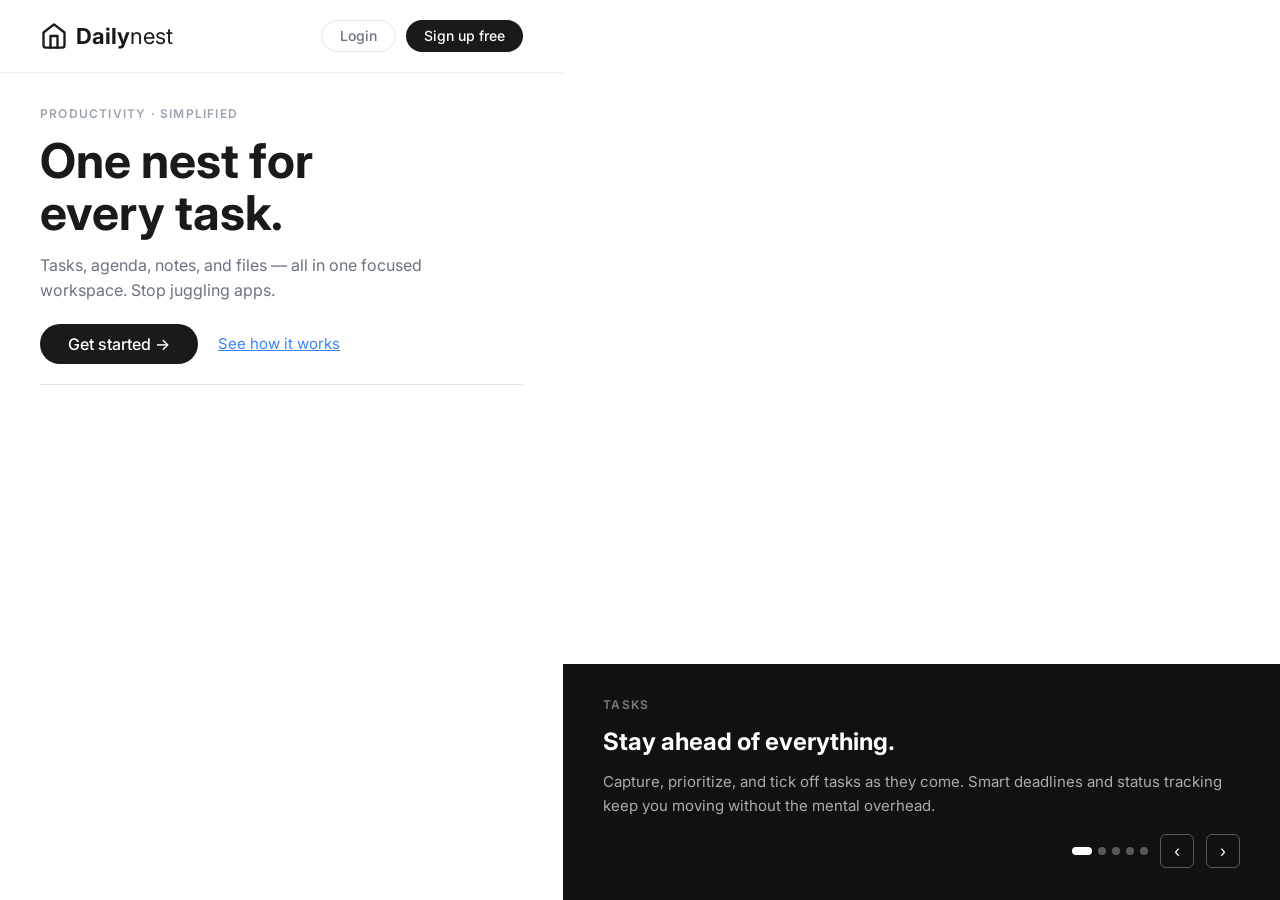
<file: frontend/index.html>
<!DOCTYPE html>
<html lang="en">
<head>
  <meta charset="UTF-8" />
  <meta name="viewport" content="width=device-width, initial-scale=1.0" />
  <title>DailyNest — One nest for every task</title>
  <link rel="stylesheet" href="css/variables.css" />
  <link rel="stylesheet" href="css/reset.css" />
  <link rel="stylesheet" href="css/layout.css" />
  <link rel="stylesheet" href="css/components.css" />
  <link rel="stylesheet" href="css/animations.css" />
</head>
<body>

<div class="landing-page">

  <!-- ========== LEFT PANEL ========== -->
  <div class="landing-left">

    <!-- Topbar -->
    <header class="landing-topbar">
      <div class="logo-wrap">
        <svg viewBox="0 0 24 24" fill="none" stroke="currentColor" stroke-width="2" stroke-linecap="round" stroke-linejoin="round">
          <path d="M3 9l9-7 9 7v11a2 2 0 0 1-2 2H5a2 2 0 0 1-2-2z"/>
          <polyline points="9 22 9 12 15 12 15 22"/>
        </svg>
        <span class="logo-text"><span class="bold">Daily</span><span class="light">nest</span></span>
      </div>
      <div class="landing-topbar-actions">
        <a href="login.html" class="btn btn-ghost" style="border-radius:9999px; padding:7px 18px; font-size:0.875rem;">Login</a>
        <a href="register.html" class="btn btn-primary btn-pill" style="font-size:0.875rem;">Sign up free</a>
      </div>
    </header>

    <!-- Hero content -->
    <div class="landing-content">

      <p class="landing-eyebrow">Productivity &middot; Simplified</p>

      <h1 class="landing-h1">One nest for<br/>every task.</h1>

      <p class="landing-desc">
        Tasks, agenda, notes, and files — all in one focused workspace.
        Stop juggling apps.
      </p>

      <div class="landing-actions">
        <a href="register.html" class="btn btn-primary btn-pill" style="font-size:1rem; padding:12px 28px;">
          Get started &rarr;
        </a>
        <a href="how-it-works.html" class="landing-link">See how it works</a>
      </div>

      <hr class="landing-divider" />

      <!-- About section -->
      <section id="about" class="about-section">
        <h2>About us</h2>
        <p>Dailynest is a personal productivity workspace built for people who think in systems.</p>
        <p>We believe your tools should work together — not compete for your attention.</p>
        <p>Tasks, calendar, notes, and files share a single, coherent interface.</p>
        <p>No integrations. No subscriptions per feature. No lock-in.</p>
        <p>Everything you create stays yours, organized the way you think.</p>
        <p>Dailynest started as a personal frustration with fragmented workflows.</p>
      </section>

    </div>
    <!-- /landing-content -->

  </div>
  <!-- /LEFT PANEL -->

  <!-- ========== RIGHT PANEL ========== -->
  <div class="landing-right">

    <!-- Photo area with stats card -->  
    <div class="landing-photo">
      <div class="stats-card">
        <div class="stats-item">
          <div class="stats-number">12k+</div>
          <div class="stats-label">Active users</div>
        </div>
        <div class="stats-sep"></div>
        <div class="stats-item">
          <div class="stats-number">98%</div>
          <div class="stats-label">Uptime</div>
        </div>
        <div class="stats-sep"></div>
        <div class="stats-item">
          <div class="stats-number">4.9&#9733;</div>
          <div class="stats-label">Avg. rating</div>
        </div>
      </div>
    </div>

    <!-- Dark bottom panel — rotating carousel -->
    <div class="landing-panel">

      <div class="slider-track" id="sliderTrack">

        <div class="slide active">
          <div class="landing-panel-label">Tasks</div>
          <h3>Stay ahead of everything.</h3>
          <p>Capture, prioritize, and tick off tasks as they come. Smart deadlines and status tracking keep you moving without the mental overhead.</p>
        </div>

        <div class="slide">
          <div class="landing-panel-label">Agenda</div>
          <h3>Never miss what matters.</h3>
          <p>Visualize your week at a glance. Schedule events, switch between day, week, and month views, and always know what's coming next.</p>
        </div>

        <div class="slide">
          <div class="landing-panel-label">Notepad</div>
          <h3>Every idea, instantly saved.</h3>
          <p>A distraction-free writing space that auto-saves as you type. No folders, no friction — just your thoughts, always within reach.</p>
        </div>

        <div class="slide">
          <div class="landing-panel-label">Files</div>
          <h3>Your cloud, always with you.</h3>
          <p>Upload, rename, and download files from anywhere. Up to 10 GB of storage, living right alongside your tasks, events, and notes.</p>
        </div>

        <div class="slide">
          <div class="landing-panel-label">Workspaces</div>
          <h3>Work and life, in balance.</h3>
          <p>One toggle separates your professional and personal world. Tasks, notes, and files stay neatly in their lane — automatically.</p>
        </div>

      </div><!-- /slider-track -->

      <div class="slider-controls">
        <div class="slider-dots" id="sliderDots">
          <div class="slider-dot active" data-index="0"></div>
          <div class="slider-dot" data-index="1"></div>
          <div class="slider-dot" data-index="2"></div>
          <div class="slider-dot" data-index="3"></div>
          <div class="slider-dot" data-index="4"></div>
        </div>
        <button class="slider-btn" id="sliderPrev" aria-label="Previous slide">&#8249;</button>
        <button class="slider-btn" id="sliderNext" aria-label="Next slide">&#8250;</button>
      </div>

    </div>

  </div>
  <!-- /RIGHT PANEL -->

</div>

<script>
(function () {
  var INTERVAL = 5000;
  var slides   = document.querySelectorAll('.slide');
  var dots     = document.querySelectorAll('.slider-dot');
  var current  = 0;
  var timer    = null;

  function goTo(index) {
    var prev = current;
    current = (index + slides.length) % slides.length;
    if (prev === current) return;

    // Exit the old slide
    slides[prev].classList.add('leaving');
    slides[prev].classList.remove('active');
    setTimeout(function () {
      slides[prev].classList.remove('leaving');
    }, 300);

    // Enter the new slide
    slides[current].classList.add('active');

    // Update dots
    dots[prev].classList.remove('active');
    dots[current].classList.add('active');
  }

  function next() { goTo(current + 1); }
  function prev() { goTo(current - 1); }

  function startTimer() {
    timer = setInterval(next, INTERVAL);
  }

  function resetTimer() {
    clearInterval(timer);
    startTimer();
  }

  document.getElementById('sliderNext').addEventListener('click', function () { next(); resetTimer(); });
  document.getElementById('sliderPrev').addEventListener('click', function () { prev(); resetTimer(); });

  dots.forEach(function (dot) {
    dot.addEventListener('click', function () {
      goTo(parseInt(dot.getAttribute('data-index'), 10));
      resetTimer();
    });
  });

  // Pause on hover
  var panel = document.querySelector('.landing-panel');
  if (panel) {
    panel.addEventListener('mouseenter', function () { clearInterval(timer); });
    panel.addEventListener('mouseleave', startTimer);
  }

  startTimer();
}());
</script>
<script type="module" src="js/animations.js"></script>
</body>
</html>
</file>
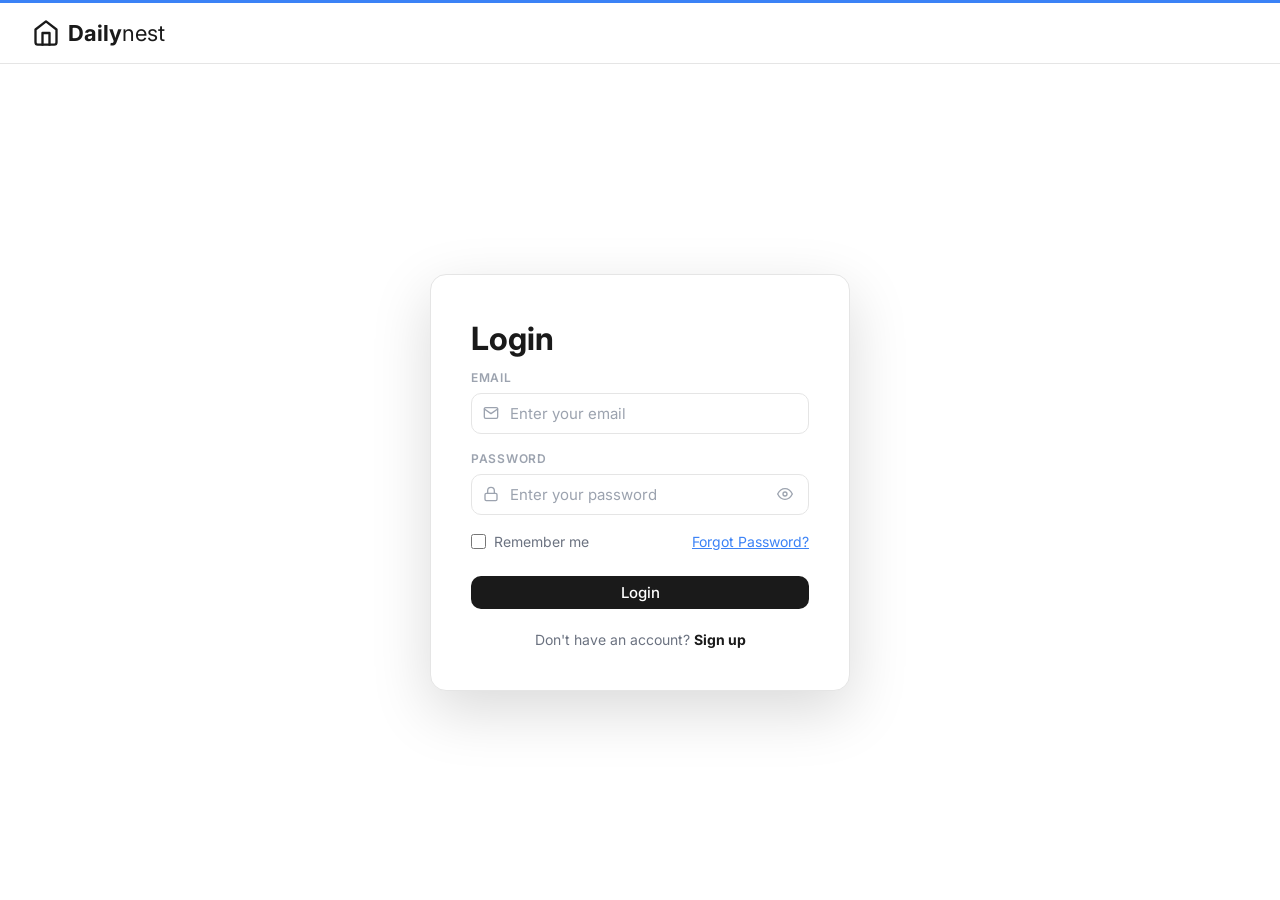
<file: frontend/agenda.html>
<!DOCTYPE html>
<html lang="en">
<head>
  <meta charset="UTF-8" />
  <meta name="viewport" content="width=device-width, initial-scale=1.0" />
  <title>Agenda — DailyNest</title>
  <link rel="stylesheet" href="css/variables.css" />
  <link rel="stylesheet" href="css/reset.css" />
  <link rel="stylesheet" href="css/layout.css" />
  <link rel="stylesheet" href="css/components.css" />
  <link rel="stylesheet" href="css/modules/agenda.css" />
  <link rel="stylesheet" href="css/animations.css" />
  <script src="js/components/sidebar.js"></script>
</head>
<body>

<app-mobile-topbar></app-mobile-topbar>

<div class="app-layout">

  <app-sidebar></app-sidebar>

  <!-- ========== MAIN CONTENT ========== -->
  <main class="main-content">

    <!-- Toolbar -->
    <div class="agenda-toolbar">
      <div class="agenda-toolbar-left">
        <button class="nav-arrow" onclick="prevPeriod()" aria-label="Previous period">&#8249;</button>
        <h1>Agenda</h1>
        <button class="nav-arrow" onclick="nextPeriod()" aria-label="Next period">&#8250;</button>
        <span class="agenda-date-range">
          <svg viewBox="0 0 24 24" fill="none" stroke="currentColor" stroke-width="2" stroke-linecap="round" stroke-linejoin="round">
            <rect x="3" y="4" width="18" height="18" rx="2"/>
            <line x1="16" y1="2" x2="16" y2="6"/>
            <line x1="8"  y1="2" x2="8"  y2="6"/>
            <line x1="3"  y1="10" x2="21" y2="10"/>
          </svg>
          <span id="agenda-date-range-text"></span>
        </span>
      </div>
      <div style="display:flex; align-items:center; gap:12px;">
        <div class="view-toggle">
          <button onclick="setView(this)">Day</button>
          <button class="active" id="btn-week" onclick="setView(this)">Week</button>
          <button onclick="setView(this)">Month</button>
        </div>
        <button class="btn btn-primary" onclick="openEventModal('create')">
          <svg viewBox="0 0 24 24" width="15" height="15" fill="none" stroke="currentColor" stroke-width="2.5" stroke-linecap="round" stroke-linejoin="round">
            <line x1="12" y1="5" x2="12" y2="19"/>
            <line x1="5" y1="12" x2="19" y2="12"/>
          </svg>
          New Event
        </button>
      </div>
    </div>

    <!-- Calendar + Mini calendar -->
    <div class="agenda-layout">

      <!-- Weekly calendar / Month view -->
      <div class="calendar-wrap">

        <!-- ── WEEK VIEW ── -->
        <div id="week-view">
          <div class="week-scroll-container">

            <!-- Week header: days (sticky) -->
            <div class="week-header" id="week-header"></div>

            <!-- Week grid: time rows -->
            <div class="week-grid" id="week-grid"></div>

          </div>
        </div>
        <!-- /week-view -->

        <!-- ── DAY VIEW ── -->
        <div id="day-view" style="display:none;">
          <div class="day-view-header">
            <div class="day-view-title" id="day-view-title"></div>
          </div>
          <div id="day-view-list" class="day-view-list"></div>
        </div>
        <!-- /day-view -->

        <!-- ── MONTH VIEW ── -->
        <div id="month-view" style="display:none;">
          <div class="month-nav">
            <button class="nav-arrow" onclick="prevMonth()" aria-label="Previous month">&#8249;</button>
            <span id="month-nav-title" class="month-nav-title"></span>
            <button class="nav-arrow" onclick="nextMonth()" aria-label="Next month">&#8250;</button>
          </div>
          <div class="month-weekdays">
            <div>Mon</div><div>Tue</div><div>Wed</div>
            <div>Thu</div><div>Fri</div><div>Sat</div><div>Sun</div>
          </div>
          <div id="month-grid-body" class="month-grid-body"></div>
        </div>
        <!-- /month-view -->

      </div>
      <!-- /calendar-wrap -->

      <!-- Right sidebar: mini calendar + upcoming -->
      <div class="mini-calendar">

        <!-- Day events panel (shown in month view) -->
        <div id="day-events-panel" class="mini-cal-card" style="display:none;">
          <div class="day-events-title">Select a day</div>
          <div class="day-events-list">
            <p class="no-events-msg">Click on a day to see its events.</p>
          </div>
        </div>

        <!-- Mini month calendar -->
        <div id="mini-cal-card" class="mini-cal-card">
          <div class="mini-cal-header">
            <span class="mini-cal-title" id="mini-cal-title"></span>
            <div style="display:flex; gap:4px;">
              <button class="nav-arrow" style="width:26px;height:26px;font-size:0.8rem;" onclick="miniCalPrev()" aria-label="Prev month">&#8249;</button>
              <button class="nav-arrow" style="width:26px;height:26px;font-size:0.8rem;" onclick="miniCalNext()" aria-label="Next month">&#8250;</button>
            </div>
          </div>
          <div class="mini-cal-grid" id="mini-cal-grid"></div>
        </div>

        <!-- Upcoming events -->
        <div id="upcoming-panel" class="mini-cal-card upcoming-section">
          <div class="section-label">Upcoming</div>
          <div id="upcoming-list"></div>
        </div>

      </div>
      <!-- /mini-calendar -->

    </div>
    <!-- /agenda-layout -->

  </main>
  <!-- /MAIN CONTENT -->

</div>

<!-- ========== MODAL: Create New Event ========== -->
<div class="modal-overlay" id="createEventModal" role="dialog" aria-modal="true" aria-labelledby="eventModalTitle">
  <div class="modal">

    <div class="modal-header">
      <h2 class="modal-title" id="eventModalTitle">New Event</h2>
      <button class="modal-close" onclick="closeModal('createEvent')" aria-label="Close">
        <svg viewBox="0 0 24 24" width="18" height="18" fill="none" stroke="currentColor" stroke-width="2" stroke-linecap="round" stroke-linejoin="round">
          <line x1="18" y1="6" x2="6" y2="18"/>
          <line x1="6" y1="6" x2="18" y2="18"/>
        </svg>
      </button>
    </div>

    <form id="eventForm" onsubmit="submitEventForm(event)">
      <div class="form-group">
        <label class="form-label" for="eventTitle">Title</label>
        <input type="text" id="eventTitle" class="form-input" placeholder="Enter event title..." required />
      </div>
      <div class="form-group">
        <label class="form-label" for="eventDescription">Description</label>
        <textarea id="eventDescription" class="form-input form-textarea" placeholder="Optional description..." rows="3"></textarea>
      </div>
      <div class="form-group">
        <label class="form-label" for="eventStartDate">Date</label>
        <input type="date" id="eventStartDate" class="form-input" required />
      </div>
      <div class="form-group">
        <label class="form-label" for="eventStartTime">Time</label>
        <input type="time" id="eventStartTime" class="form-input" required />
      </div>
      <input type="hidden" id="eventEndDate" value="" />
      <input type="hidden" id="editingEventId" value="" />
      <div class="modal-actions">
        <button type="button" class="btn btn-danger btn-sm" id="deleteEventBtn" onclick="deleteEvent()" style="display:none; margin-right:auto;">
          <svg viewBox="0 0 24 24" width="14" height="14" fill="none" stroke="currentColor" stroke-width="2" stroke-linecap="round" stroke-linejoin="round">
            <polyline points="3 6 5 6 21 6"/>
            <path d="M19 6l-1 14a2 2 0 01-2 2H8a2 2 0 01-2-2L5 6"/>
            <path d="M10 11v6M14 11v6"/>
          </svg>
          Delete
        </button>
        <button type="button" class="btn btn-ghost" onclick="closeEventModal()">Cancel</button>
        <button type="submit" class="btn btn-primary" id="eventSubmitBtn">Create Event</button>
      </div>
    </form>

  </div>
</div>
<!-- /MODAL -->

<script src="js/toast.js"></script>
<script src="js/api.js"></script>
<script src="js/router.js"></script>
<script src="js/auth.js"></script>
<script src="js/modules/agenda.js"></script>
<script type="module" src="js/animations.js"></script>
</body>
</html>
</file>
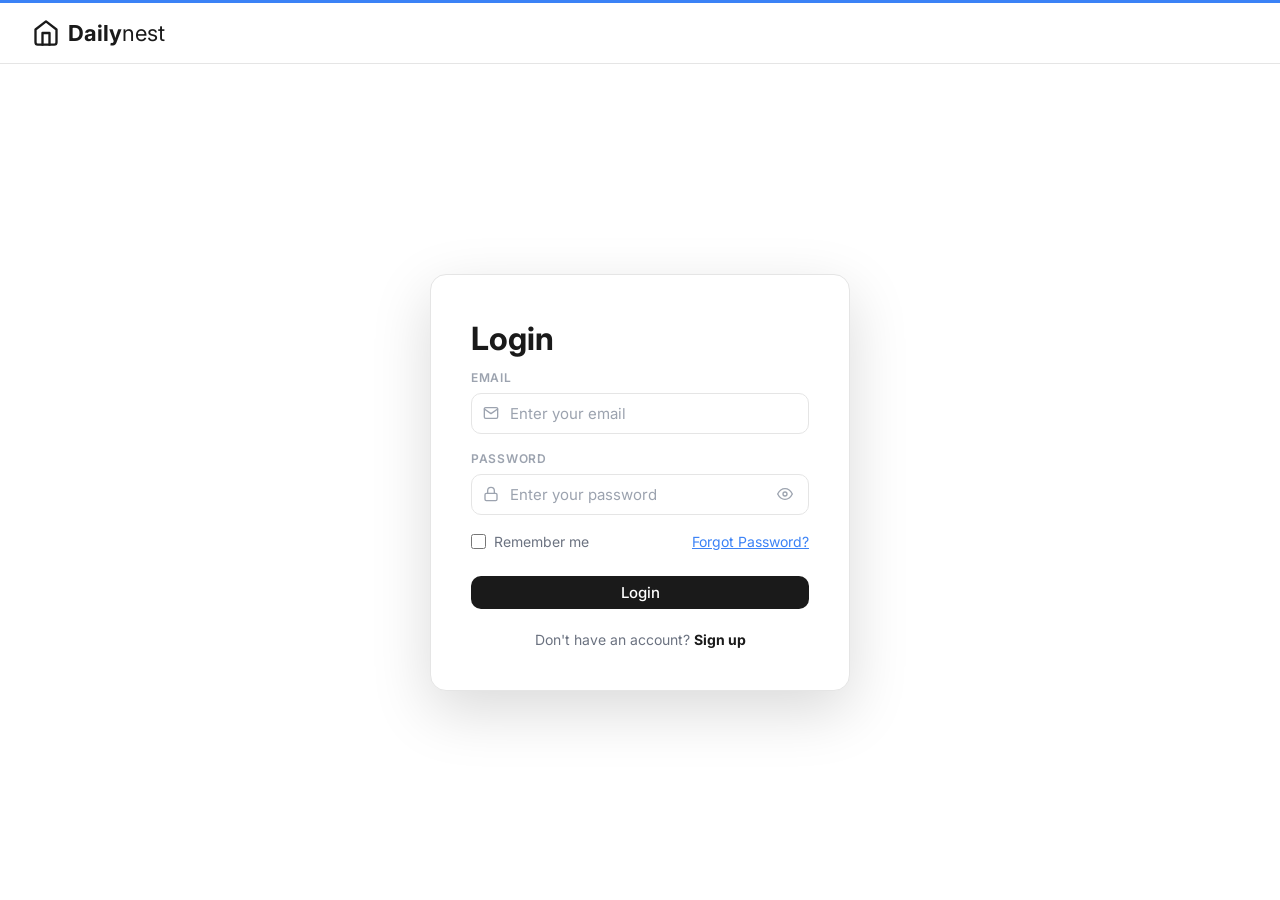
<file: frontend/files.html>
<!DOCTYPE html>
<html lang="en">
<head>
  <meta charset="UTF-8" />
  <meta name="viewport" content="width=device-width, initial-scale=1.0" />
  <title>Files — DailyNest</title>
  <link rel="stylesheet" href="css/variables.css" />
  <link rel="stylesheet" href="css/reset.css" />
  <link rel="stylesheet" href="css/layout.css" />
  <link rel="stylesheet" href="css/components.css" />
  <link rel="stylesheet" href="css/modules/files.css" />
  <link rel="stylesheet" href="css/animations.css" />
  <script src="js/components/sidebar.js"></script>
</head>
<body>

<app-mobile-topbar></app-mobile-topbar>

<div class="app-layout">

  <app-sidebar></app-sidebar>

  <!-- ========== MAIN CONTENT ========== -->
  <main class="main-content files-main">

    <!-- Page header -->
    <div class="page-header">
      <div>
        <h1>Files</h1>
        <p class="subtitle">Your cloud storage</p>
        <div class="storage-bar-wrap">
          <div class="storage-bar-track">
            <div class="storage-bar-fill" id="storageBarFill" style="width:0%"></div>
          </div>
          <span class="storage-label" id="storageLabel">0 B used of 10 GB</span>
        </div>
      </div>
      <div class="page-header-actions">
        <button class="btn btn-primary" onclick="openUploadModal()">
          <svg viewBox="0 0 24 24" width="15" height="15" fill="none" stroke="currentColor" stroke-width="2" stroke-linecap="round" stroke-linejoin="round">
            <polyline points="16 16 12 12 8 16"/>
            <line x1="12" y1="12" x2="12" y2="21"/>
            <path d="M20.39 18.39A5 5 0 0018 9h-1.26A8 8 0 103 16.3"/>
          </svg>
          Upload
        </button>
      </div>
    </div>

    <!-- Files body: list + new panel -->
    <div class="files-body">

      <!-- LEFT: File list area -->
      <div class="files-content">

        <!-- Toolbar: search + view toggle -->
        <div class="files-toolbar">
          <div class="files-search-wrap">
            <svg class="files-search-icon" viewBox="0 0 24 24" fill="none" stroke="currentColor" stroke-width="2" stroke-linecap="round" stroke-linejoin="round">
              <circle cx="11" cy="11" r="8"/>
              <line x1="21" y1="21" x2="16.65" y2="16.65"/>
            </svg>
            <input
              type="text"
              class="files-search-input"
              id="searchInput"
              placeholder="Search files..."
              oninput="filterFiles()"
            />
          </div>
          <div class="view-toggle">
            <button class="view-btn active" id="listViewBtn" onclick="setView('list')" title="List view">
              <svg viewBox="0 0 24 24" width="16" height="16" fill="none" stroke="currentColor" stroke-width="2" stroke-linecap="round" stroke-linejoin="round">
                <line x1="8" y1="6" x2="21" y2="6"/>
                <line x1="8" y1="12" x2="21" y2="12"/>
                <line x1="8" y1="18" x2="21" y2="18"/>
                <line x1="3" y1="6" x2="3.01" y2="6"/>
                <line x1="3" y1="12" x2="3.01" y2="12"/>
                <line x1="3" y1="18" x2="3.01" y2="18"/>
              </svg>
            </button>
            <button class="view-btn" id="gridViewBtn" onclick="setView('grid')" title="Grid view">
              <svg viewBox="0 0 24 24" width="16" height="16" fill="none" stroke="currentColor" stroke-width="2" stroke-linecap="round" stroke-linejoin="round">
                <rect x="3" y="3" width="7" height="7"/>
                <rect x="14" y="3" width="7" height="7"/>
                <rect x="14" y="14" width="7" height="7"/>
                <rect x="3" y="14" width="7" height="7"/>
              </svg>
            </button>
          </div>
        </div>

        <!-- Breadcrumb -->
        <div class="files-breadcrumb">
          <a href="#" class="breadcrumb-item" onclick="navigateTo('root')">All Files</a>
          <svg viewBox="0 0 24 24" width="14" height="14" fill="none" stroke="currentColor" stroke-width="2" stroke-linecap="round" stroke-linejoin="round">
            <polyline points="9 18 15 12 9 6"/>
          </svg>
          <span class="breadcrumb-item active" id="breadcrumbCurrent">My Files</span>
        </div>

        <!-- File list (list view) -->
        <div class="files-table-wrap" id="listView">
          <table class="files-table">
            <thead>
              <tr>
                <th class="col-name">Name</th>
                <th class="col-modified">Modified</th>
                <th class="col-size">Size</th>
                <th class="col-actions"></th>
              </tr>
            </thead>
            <tbody id="fileTableBody">
              <!-- populated by JS -->
            </tbody>
          </table>
          <div class="files-empty" id="filesEmpty" style="display:none;">
            <svg viewBox="0 0 24 24" width="48" height="48" fill="none" stroke="currentColor" stroke-width="1.5" stroke-linecap="round" stroke-linejoin="round">
              <path d="M22 19a2 2 0 01-2 2H4a2 2 0 01-2-2V5a2 2 0 012-2h5l2 3h9a2 2 0 012 2z"/>
            </svg>
            <p>No files found</p>
          </div>
        </div>

        <!-- Grid view -->
        <div class="files-grid" id="gridView" style="display:none;">
          <!-- populated by JS -->
        </div>

      </div>
      <!-- /LEFT -->


    </div>
    <!-- /files-body -->

  </main>
  <!-- /MAIN CONTENT -->

</div>

<!-- ========== UPLOAD MODAL ========== -->
<div class="modal-overlay" id="uploadModal">
  <div class="modal">
    <div class="modal-header">
      <h2 class="modal-title">Upload File</h2>
      <button class="modal-close" onclick="closeModal('upload')" aria-label="Close">
        <svg viewBox="0 0 24 24" width="16" height="16" fill="none" stroke="currentColor" stroke-width="2.5" stroke-linecap="round" stroke-linejoin="round">
          <line x1="18" y1="6" x2="6" y2="18"/>
          <line x1="6" y1="6" x2="18" y2="18"/>
        </svg>
      </button>
    </div>

    <div class="form-group">
      <div class="upload-dropzone" id="dropzone" onclick="document.getElementById('fileInput').click()" ondragover="onDragOver(event)" ondragleave="onDragLeave(event)" ondrop="onDrop(event)">
        <input type="file" id="fileInput" style="display:none" onchange="onFileSelected(event)" />
        <svg viewBox="0 0 24 24" width="28" height="28" fill="none" stroke="currentColor" stroke-width="1.5" stroke-linecap="round" stroke-linejoin="round">
          <polyline points="16 16 12 12 8 16"/>
          <line x1="12" y1="12" x2="12" y2="21"/>
          <path d="M20.39 18.39A5 5 0 0018 9h-1.26A8 8 0 103 16.3"/>
        </svg>
        <span class="dropzone-text" id="dropzoneText">Click to upload or drag & drop</span>
        <span class="dropzone-hint">Max 1 GB per file</span>
      </div>
    </div>

    <div class="form-group">
      <label class="form-label">File Name</label>
      <input type="text" class="form-input" id="uploadFileName" placeholder="Enter file name..." />
    </div>

    <div class="modal-actions">
      <button class="btn btn-ghost" onclick="closeModal('upload')">Cancel</button>
      <button class="btn btn-primary" onclick="uploadFile()">Upload File</button>
    </div>
  </div>
</div>

<!-- ========== FILE ACTIONS MENU ========== -->
<div class="file-actions-menu" id="actionsMenu" style="display:none;">
  <button class="file-actions-item" onclick="renameFile()">
    <svg viewBox="0 0 24 24" width="14" height="14" fill="none" stroke="currentColor" stroke-width="2" stroke-linecap="round" stroke-linejoin="round">
      <path d="M11 4H4a2 2 0 00-2 2v14a2 2 0 002 2h14a2 2 0 002-2v-7"/>
      <path d="M18.5 2.5a2.121 2.121 0 013 3L12 15l-4 1 1-4 9.5-9.5z"/>
    </svg>
    Rename
  </button>
  <button class="file-actions-item" onclick="downloadFile()">
    <svg viewBox="0 0 24 24" width="14" height="14" fill="none" stroke="currentColor" stroke-width="2" stroke-linecap="round" stroke-linejoin="round">
      <path d="M21 15v4a2 2 0 01-2 2H5a2 2 0 01-2-2v-4"/>
      <polyline points="7 10 12 15 17 10"/>
      <line x1="12" y1="15" x2="12" y2="3"/>
    </svg>
    Download
  </button>
  <div class="file-actions-sep"></div>
  <button class="file-actions-item danger" onclick="deleteFile()">
    <svg viewBox="0 0 24 24" width="14" height="14" fill="none" stroke="currentColor" stroke-width="2" stroke-linecap="round" stroke-linejoin="round">
      <polyline points="3 6 5 6 21 6"/>
      <path d="M19 6l-1 14a2 2 0 01-2 2H8a2 2 0 01-2-2L5 6"/>
      <path d="M10 11v6M14 11v6"/>
      <path d="M9 6V4a1 1 0 011-1h4a1 1 0 011 1v2"/>
    </svg>
    Delete
  </button>
</div>

<script src="js/toast.js"></script>
<script src="js/api.js"></script>
<script src="js/router.js"></script>
<script src="js/auth.js"></script>
<script src="js/modules/files.js"></script>
<script type="module" src="js/animations.js"></script>
</body>
</html>
</file>
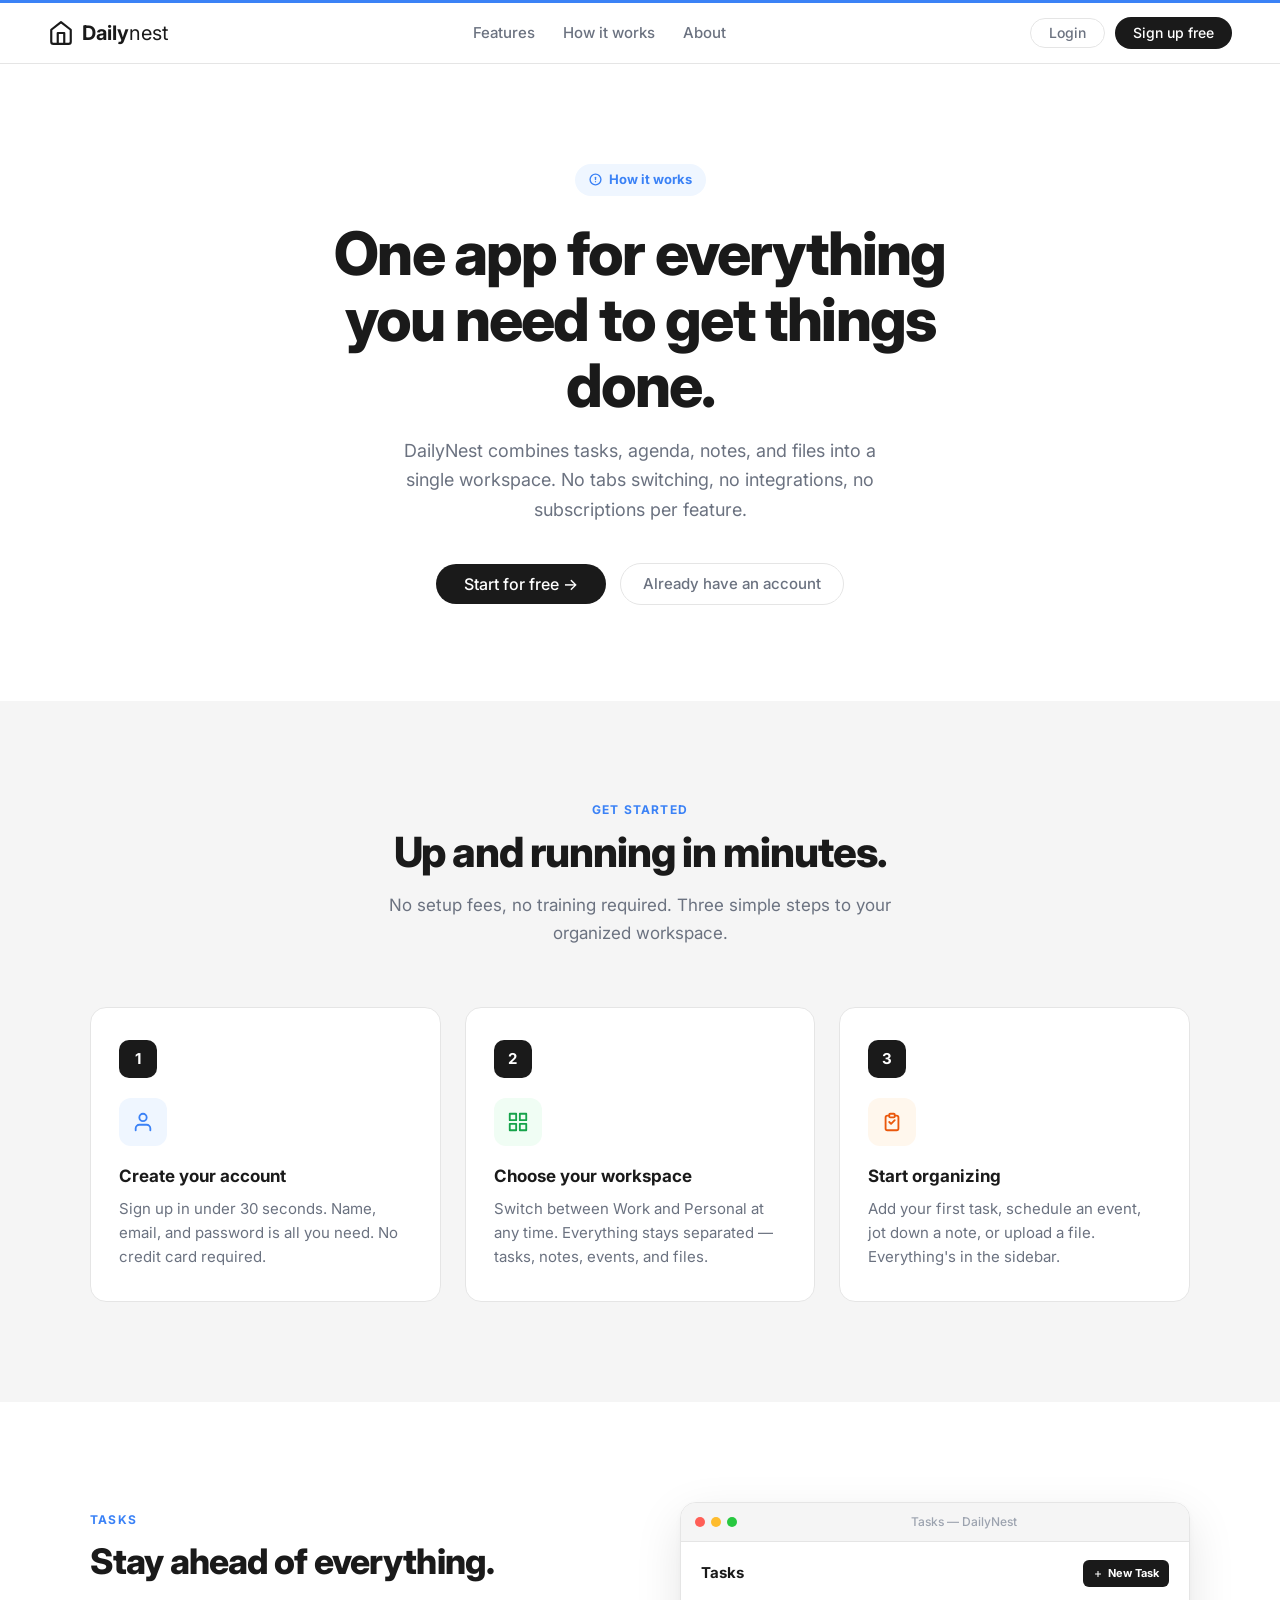
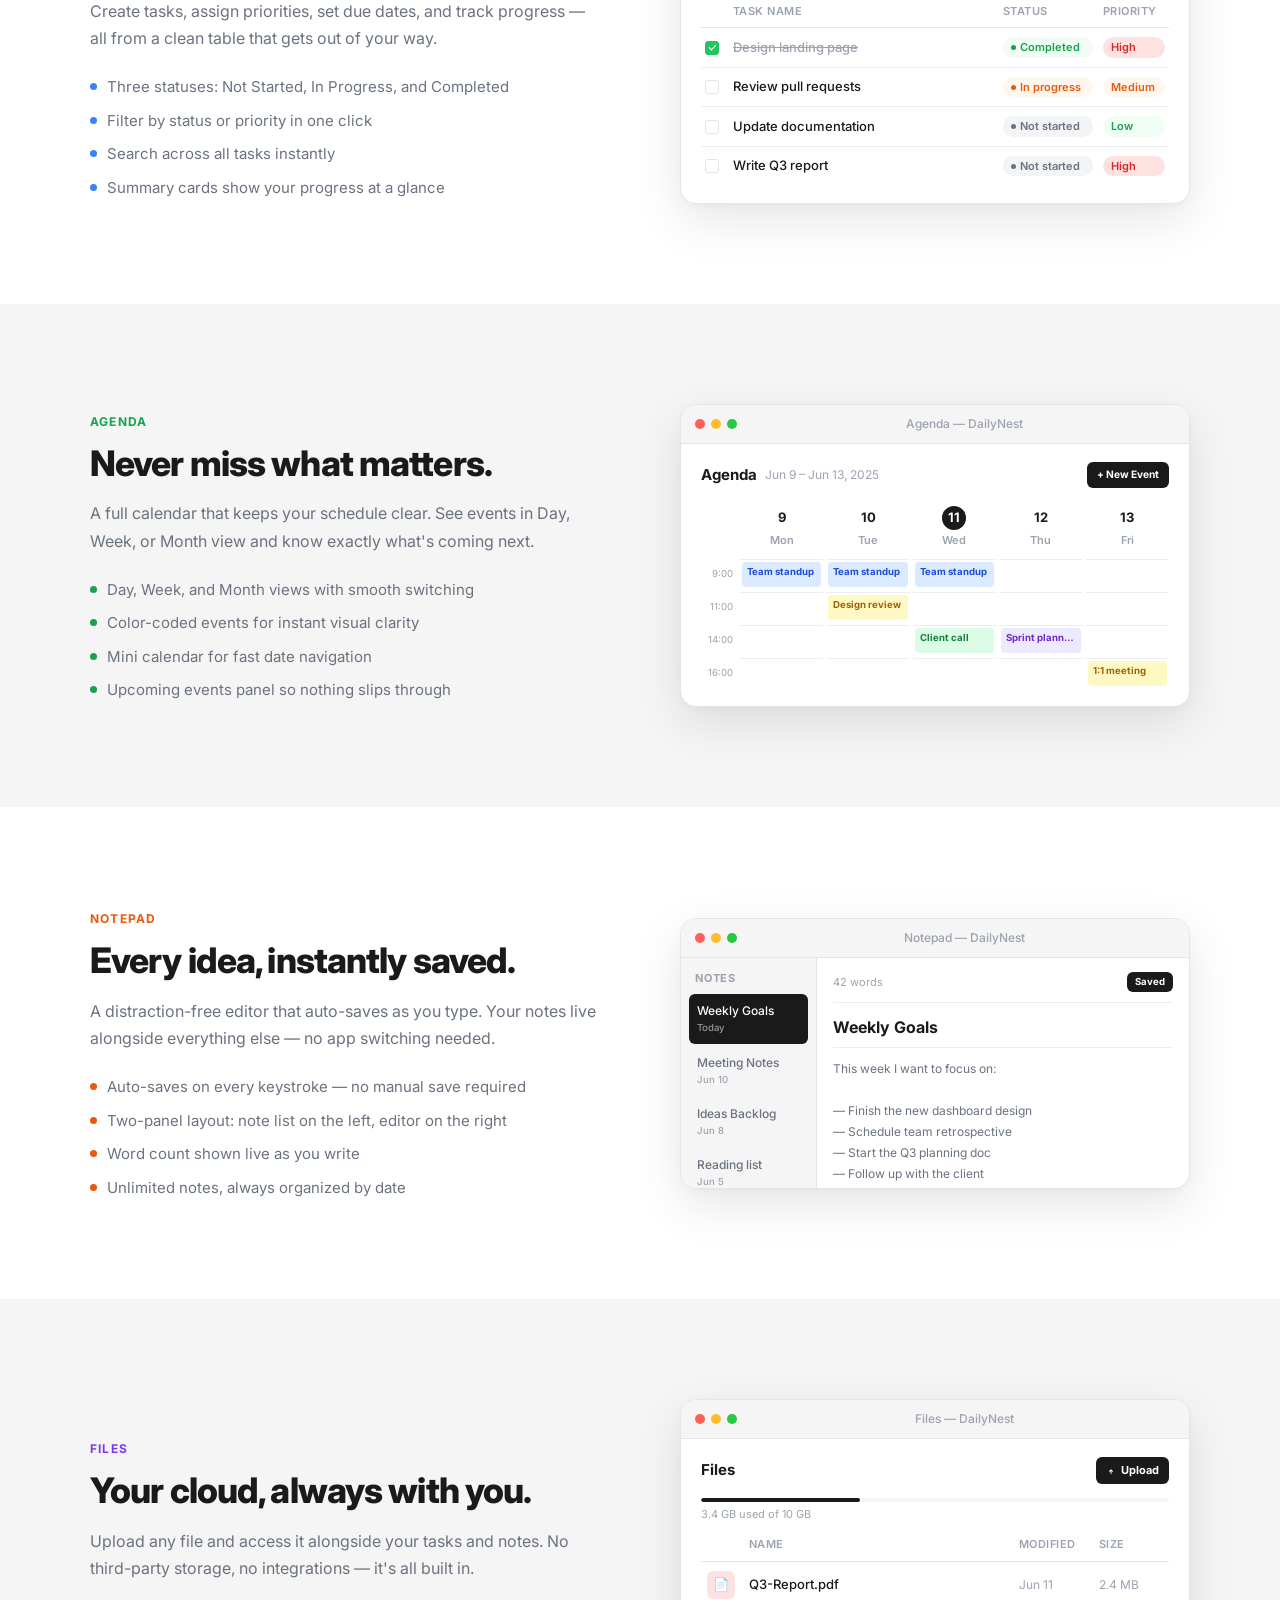
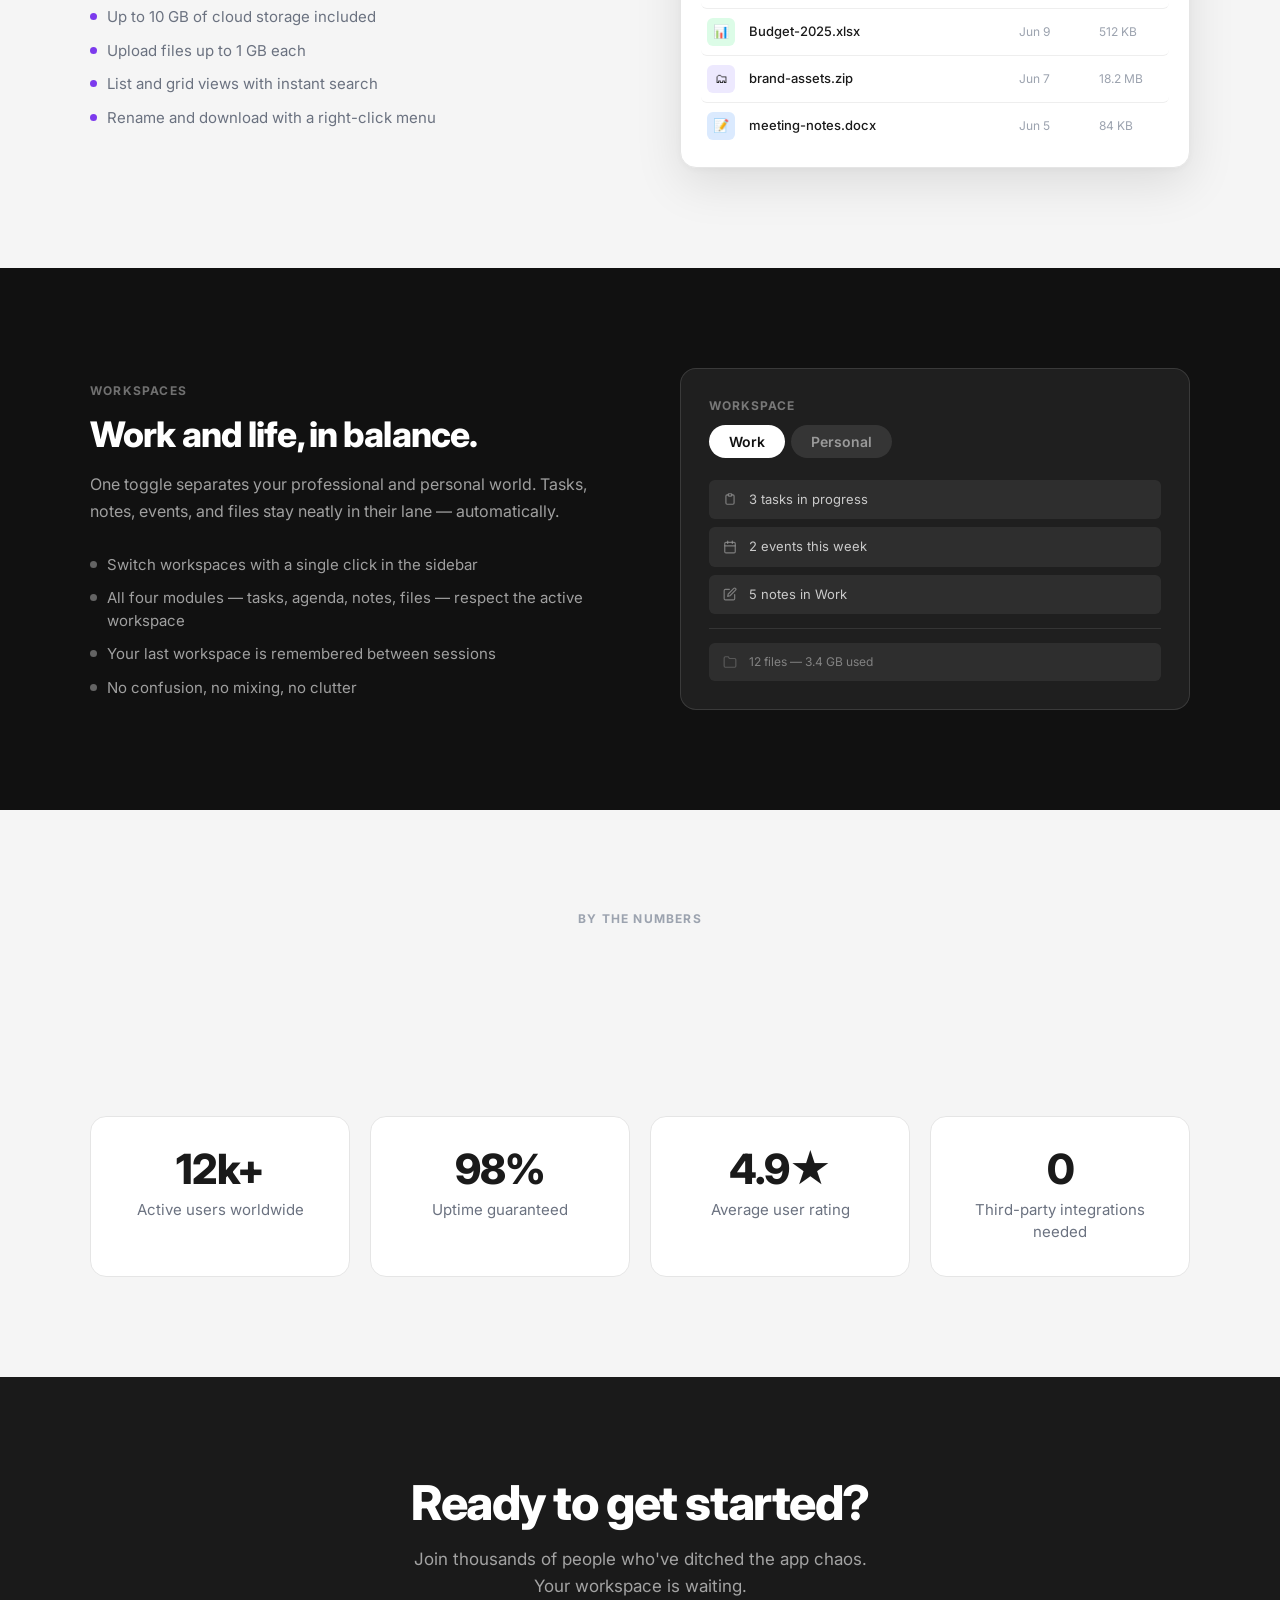
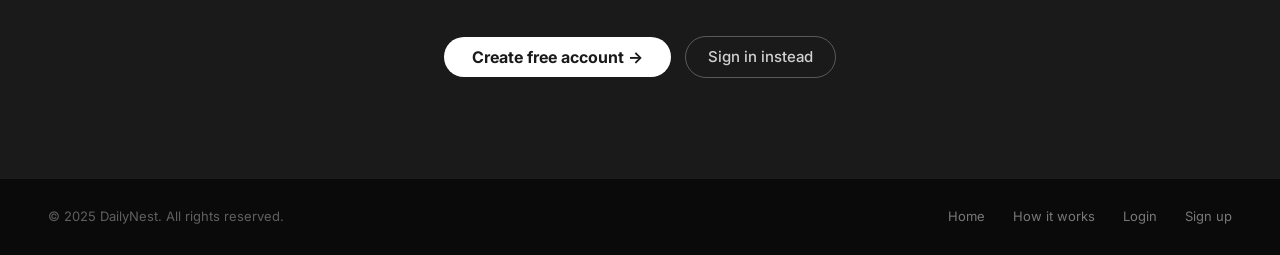
<file: frontend/how-it-works.html>
<!DOCTYPE html>
<html lang="en">
<head>
  <meta charset="UTF-8" />
  <meta name="viewport" content="width=device-width, initial-scale=1.0" />
  <title>How it works — DailyNest</title>
  <link rel="stylesheet" href="css/variables.css" />
  <link rel="stylesheet" href="css/reset.css" />
  <link rel="stylesheet" href="css/components.css" />
  <link rel="stylesheet" href="css/animations.css" />
  <link rel="stylesheet" href="css/howto.css" />
</head>
<body>

<!-- ========== TOPBAR ========== -->
<header class="howto-topbar">
  <a href="index.html" class="logo-wrap">
    <svg viewBox="0 0 24 24" fill="none" stroke="currentColor" stroke-width="2" stroke-linecap="round" stroke-linejoin="round">
      <path d="M3 9l9-7 9 7v11a2 2 0 0 1-2 2H5a2 2 0 0 1-2-2z"/>
      <polyline points="9 22 9 12 15 12 15 22"/>
    </svg>
    <span class="logo-text"><span class="bold">Daily</span><span class="light">nest</span></span>
  </a>
  <nav class="topbar-nav">
    <a href="#features" class="topbar-nav-link">Features</a>
    <a href="#how" class="topbar-nav-link">How it works</a>
    <a href="#about" class="topbar-nav-link">About</a>
  </nav>
  <div class="topbar-actions">
    <a href="login.html" class="btn btn-ghost" style="border-radius:9999px; padding:7px 18px; font-size:0.875rem;">Login</a>
    <a href="register.html" class="btn btn-primary btn-pill" style="font-size:0.875rem;">Sign up free</a>
  </div>
</header>


<!-- ========== HERO ========== -->
<section class="hero">
  <div class="hero-badge">
    <svg viewBox="0 0 24 24" fill="none" stroke="currentColor" stroke-width="2.5" stroke-linecap="round" stroke-linejoin="round">
      <circle cx="12" cy="12" r="10"/>
      <line x1="12" y1="8" x2="12" y2="12"/>
      <line x1="12" y1="16" x2="12.01" y2="16"/>
    </svg>
    How it works
  </div>
  <h1>One app for everything<br/>you need to get things done.</h1>
  <p class="hero-sub">
    DailyNest combines tasks, agenda, notes, and files into a single workspace.
    No tabs switching, no integrations, no subscriptions per feature.
  </p>
  <div class="hero-actions">
    <a href="register.html" class="btn btn-primary btn-pill" style="font-size:1rem; padding:12px 28px;">
      Start for free &rarr;
    </a>
    <a href="login.html" class="btn-ghost-dark">Already have an account</a>
  </div>
</section>


<!-- ========== HOW IT WORKS — 3 steps ========== -->
<section class="section bg-alt" id="how">
  <div class="section-inner">

    <div class="section-heading" data-reveal>
      <span class="section-eyebrow" style="color:var(--color-topbar-accent);">Get started</span>
      <h2>Up and running in minutes.</h2>
      <p>No setup fees, no training required. Three simple steps to your organized workspace.</p>
    </div>

    <div class="steps-grid">

      <div class="step-card" data-reveal data-delay="1">
        <div class="step-num">1</div>
        <div class="step-icon-wrap" style="background:#eff6ff; color:#3b82f6;">
          <svg viewBox="0 0 24 24" fill="none" stroke="currentColor" stroke-width="2" stroke-linecap="round" stroke-linejoin="round">
            <path d="M20 21v-2a4 4 0 00-4-4H8a4 4 0 00-4 4v2"/>
            <circle cx="12" cy="7" r="4"/>
          </svg>
        </div>
        <div class="step-title">Create your account</div>
        <div class="step-desc">Sign up in under 30 seconds. Name, email, and password is all you need. No credit card required.</div>
      </div>

      <div class="step-card" data-reveal data-delay="2">
        <div class="step-num">2</div>
        <div class="step-icon-wrap" style="background:#f0fdf4; color:#16a34a;">
          <svg viewBox="0 0 24 24" fill="none" stroke="currentColor" stroke-width="2" stroke-linecap="round" stroke-linejoin="round">
            <rect x="3" y="3" width="7" height="7"/><rect x="14" y="3" width="7" height="7"/>
            <rect x="14" y="14" width="7" height="7"/><rect x="3" y="14" width="7" height="7"/>
          </svg>
        </div>
        <div class="step-title">Choose your workspace</div>
        <div class="step-desc">Switch between Work and Personal at any time. Everything stays separated — tasks, notes, events, and files.</div>
      </div>

      <div class="step-card" data-reveal data-delay="3">
        <div class="step-num">3</div>
        <div class="step-icon-wrap" style="background:#fff7ed; color:#ea580c;">
          <svg viewBox="0 0 24 24" fill="none" stroke="currentColor" stroke-width="2" stroke-linecap="round" stroke-linejoin="round">
            <path d="M9 5H7a2 2 0 00-2 2v12a2 2 0 002 2h10a2 2 0 002-2V7a2 2 0 00-2-2h-2"/>
            <rect x="9" y="3" width="6" height="4" rx="1"/>
            <path d="M9 12l2 2 4-4"/>
          </svg>
        </div>
        <div class="step-title">Start organizing</div>
        <div class="step-desc">Add your first task, schedule an event, jot down a note, or upload a file. Everything's in the sidebar.</div>
      </div>

    </div>
  </div>
</section>


<!-- ========== FEATURE: TASKS ========== -->
<section class="section" id="features">
  <div class="feature-row">

    <!-- Text -->
    <div data-reveal>
      <span class="section-eyebrow feature-eyebrow" style="color:#3b82f6;">Tasks</span>
      <h2 class="feature-title">Stay ahead of everything.</h2>
      <p class="feature-desc">
        Create tasks, assign priorities, set due dates, and track progress — all from a clean table that gets out of your way.
      </p>
      <ul class="feature-bullets">
        <li class="feature-bullet">
          <span class="bullet-dot" style="background:#3b82f6;"></span>
          Three statuses: Not Started, In Progress, and Completed
        </li>
        <li class="feature-bullet">
          <span class="bullet-dot" style="background:#3b82f6;"></span>
          Filter by status or priority in one click
        </li>
        <li class="feature-bullet">
          <span class="bullet-dot" style="background:#3b82f6;"></span>
          Search across all tasks instantly
        </li>
        <li class="feature-bullet">
          <span class="bullet-dot" style="background:#3b82f6;"></span>
          Summary cards show your progress at a glance
        </li>
      </ul>
    </div>

    <!-- Mockup: Tasks -->
    <div data-reveal data-delay="2">
      <div class="mockup-window">
        <div class="mockup-chrome">
          <div class="mockup-chrome-dot"></div>
          <div class="mockup-chrome-dot"></div>
          <div class="mockup-chrome-dot"></div>
          <span class="mockup-chrome-title">Tasks — DailyNest</span>
        </div>
        <div class="mockup-body">
          <div class="tasks-mock-header">
            <span class="tasks-mock-title">Tasks</span>
            <span class="tasks-mock-add">
              <svg viewBox="0 0 24 24" width="10" height="10" fill="none" stroke="currentColor" stroke-width="2.5"><line x1="12" y1="5" x2="12" y2="19"/><line x1="5" y1="12" x2="19" y2="12"/></svg>
              New Task
            </span>
          </div>
          <div class="tasks-mock-table-head">
            <span></span><span>Task Name</span><span>Status</span><span>Priority</span>
          </div>
          <div class="tasks-mock-row">
            <div class="mock-check done"></div>
            <span class="mock-task-name done">Design landing page</span>
            <span class="mock-badge completed">Completed</span>
            <span class="mock-priority high">High</span>
          </div>
          <div class="tasks-mock-row">
            <div class="mock-check"></div>
            <span class="mock-task-name">Review pull requests</span>
            <span class="mock-badge in-progress">In progress</span>
            <span class="mock-priority medium">Medium</span>
          </div>
          <div class="tasks-mock-row">
            <div class="mock-check"></div>
            <span class="mock-task-name">Update documentation</span>
            <span class="mock-badge not-started">Not started</span>
            <span class="mock-priority low">Low</span>
          </div>
          <div class="tasks-mock-row">
            <div class="mock-check"></div>
            <span class="mock-task-name">Write Q3 report</span>
            <span class="mock-badge not-started">Not started</span>
            <span class="mock-priority high">High</span>
          </div>
        </div>
      </div>
    </div>

  </div>
</section>


<!-- ========== FEATURE: AGENDA ========== -->
<section class="section bg-alt">
  <div class="feature-row flip">

    <!-- Mockup: Agenda -->
    <div data-reveal>
      <div class="mockup-window">
        <div class="mockup-chrome">
          <div class="mockup-chrome-dot"></div>
          <div class="mockup-chrome-dot"></div>
          <div class="mockup-chrome-dot"></div>
          <span class="mockup-chrome-title">Agenda — DailyNest</span>
        </div>
        <div class="mockup-body">
          <div class="agenda-mock-toolbar">
            <div class="agenda-mock-toolbar-left">
              <h4 class="agenda-mock-title" style="font-size:0.9375rem; font-weight:700;">Agenda</h4>
              <span class="agenda-mock-range">Jun 9 – Jun 13, 2025</span>
            </div>
            <span class="tasks-mock-add" style="font-size:0.6375rem;">+ New Event</span>
          </div>
          <!-- Week grid -->
          <div class="agenda-mock-week">
            <!-- Header row -->
            <div></div>
            <div class="agenda-mock-col-head">
              <div class="day-num">9</div>Mon
            </div>
            <div class="agenda-mock-col-head">
              <div class="day-num">10</div>Tue
            </div>
            <div class="agenda-mock-col-head">
              <div class="day-num today">11</div>Wed
            </div>
            <div class="agenda-mock-col-head">
              <div class="day-num">12</div>Thu
            </div>
            <div class="agenda-mock-col-head">
              <div class="day-num">13</div>Fri
            </div>

            <!-- 9:00 -->
            <div class="agenda-mock-time">9:00</div>
            <div class="agenda-mock-slot">
              <div class="agenda-event-block ev-blue">Team standup</div>
            </div>
            <div class="agenda-mock-slot">
              <div class="agenda-event-block ev-blue">Team standup</div>
            </div>
            <div class="agenda-mock-slot">
              <div class="agenda-event-block ev-blue">Team standup</div>
            </div>
            <div class="agenda-mock-slot"></div>
            <div class="agenda-mock-slot"></div>

            <!-- 11:00 -->
            <div class="agenda-mock-time">11:00</div>
            <div class="agenda-mock-slot"></div>
            <div class="agenda-mock-slot">
              <div class="agenda-event-block ev-yellow">Design review</div>
            </div>
            <div class="agenda-mock-slot"></div>
            <div class="agenda-mock-slot"></div>
            <div class="agenda-mock-slot"></div>

            <!-- 14:00 -->
            <div class="agenda-mock-time">14:00</div>
            <div class="agenda-mock-slot"></div>
            <div class="agenda-mock-slot"></div>
            <div class="agenda-mock-slot">
              <div class="agenda-event-block ev-green">Client call</div>
            </div>
            <div class="agenda-mock-slot">
              <div class="agenda-event-block ev-purple">Sprint planning</div>
            </div>
            <div class="agenda-mock-slot"></div>

            <!-- 16:00 -->
            <div class="agenda-mock-time">16:00</div>
            <div class="agenda-mock-slot"></div>
            <div class="agenda-mock-slot"></div>
            <div class="agenda-mock-slot"></div>
            <div class="agenda-mock-slot"></div>
            <div class="agenda-mock-slot">
              <div class="agenda-event-block ev-yellow">1:1 meeting</div>
            </div>
          </div>
        </div>
      </div>
    </div>

    <!-- Text -->
    <div data-reveal data-delay="2">
      <span class="section-eyebrow feature-eyebrow" style="color:#16a34a;">Agenda</span>
      <h2 class="feature-title">Never miss what matters.</h2>
      <p class="feature-desc">
        A full calendar that keeps your schedule clear. See events in Day, Week, or Month view and know exactly what's coming next.
      </p>
      <ul class="feature-bullets">
        <li class="feature-bullet">
          <span class="bullet-dot" style="background:#16a34a;"></span>
          Day, Week, and Month views with smooth switching
        </li>
        <li class="feature-bullet">
          <span class="bullet-dot" style="background:#16a34a;"></span>
          Color-coded events for instant visual clarity
        </li>
        <li class="feature-bullet">
          <span class="bullet-dot" style="background:#16a34a;"></span>
          Mini calendar for fast date navigation
        </li>
        <li class="feature-bullet">
          <span class="bullet-dot" style="background:#16a34a;"></span>
          Upcoming events panel so nothing slips through
        </li>
      </ul>
    </div>

  </div>
</section>


<!-- ========== FEATURE: NOTEPAD ========== -->
<section class="section">
  <div class="feature-row">

    <!-- Text -->
    <div data-reveal>
      <span class="section-eyebrow feature-eyebrow" style="color:#ea580c;">Notepad</span>
      <h2 class="feature-title">Every idea, instantly saved.</h2>
      <p class="feature-desc">
        A distraction-free editor that auto-saves as you type. Your notes live alongside everything else — no app switching needed.
      </p>
      <ul class="feature-bullets">
        <li class="feature-bullet">
          <span class="bullet-dot" style="background:#ea580c;"></span>
          Auto-saves on every keystroke — no manual save required
        </li>
        <li class="feature-bullet">
          <span class="bullet-dot" style="background:#ea580c;"></span>
          Two-panel layout: note list on the left, editor on the right
        </li>
        <li class="feature-bullet">
          <span class="bullet-dot" style="background:#ea580c;"></span>
          Word count shown live as you write
        </li>
        <li class="feature-bullet">
          <span class="bullet-dot" style="background:#ea580c;"></span>
          Unlimited notes, always organized by date
        </li>
      </ul>
    </div>

    <!-- Mockup: Notepad -->
    <div data-reveal data-delay="2">
      <div class="mockup-window">
        <div class="mockup-chrome">
          <div class="mockup-chrome-dot"></div>
          <div class="mockup-chrome-dot"></div>
          <div class="mockup-chrome-dot"></div>
          <span class="mockup-chrome-title">Notepad — DailyNest</span>
        </div>
        <div class="notepad-mock">
          <!-- Sidebar -->
          <div class="notepad-mock-sidebar">
            <div class="notepad-mock-sidebar-header">Notes</div>
            <div class="notepad-mock-item active">
              Weekly Goals
              <span class="notepad-mock-item-date">Today</span>
            </div>
            <div class="notepad-mock-item">
              Meeting Notes
              <span class="notepad-mock-item-date">Jun 10</span>
            </div>
            <div class="notepad-mock-item">
              Ideas Backlog
              <span class="notepad-mock-item-date">Jun 8</span>
            </div>
            <div class="notepad-mock-item">
              Reading list
              <span class="notepad-mock-item-date">Jun 5</span>
            </div>
            <div class="notepad-mock-item">
              Q3 Planning
              <span class="notepad-mock-item-date">Jun 2</span>
            </div>
          </div>
          <!-- Editor -->
          <div class="notepad-mock-editor">
            <div class="notepad-mock-editor-toolbar">
              <span class="notepad-mock-wordcount">42 words</span>
              <span class="notepad-mock-save">Saved</span>
            </div>
            <div class="notepad-mock-title-input">Weekly Goals</div>
            <div class="notepad-mock-body">
              This week I want to focus on:<br><br>
              — Finish the new dashboard design<br>
              — Schedule team retrospective<br>
              — Start the Q3 planning doc<br>
              — Follow up with the client<br>
              — Review open pull requests
            </div>
          </div>
        </div>
      </div>
    </div>

  </div>
</section>


<!-- ========== FEATURE: FILES ========== -->
<section class="section bg-alt">
  <div class="feature-row flip">

    <!-- Mockup: Files -->
    <div data-reveal>
      <div class="mockup-window">
        <div class="mockup-chrome">
          <div class="mockup-chrome-dot"></div>
          <div class="mockup-chrome-dot"></div>
          <div class="mockup-chrome-dot"></div>
          <span class="mockup-chrome-title">Files — DailyNest</span>
        </div>
        <div class="mockup-body">
          <div class="files-mock-header">
            <span class="files-mock-title">Files</span>
            <span class="files-mock-upload">
              <svg viewBox="0 0 24 24" width="10" height="10" fill="none" stroke="currentColor" stroke-width="2.5"><polyline points="16 16 12 12 8 16"/><line x1="12" y1="12" x2="12" y2="21"/></svg>
              Upload
            </span>
          </div>
          <!-- Storage bar -->
          <div style="margin-bottom:14px;">
            <div style="height:4px; background:var(--color-bg); border-radius:9999px; overflow:hidden;">
              <div style="height:100%; width:34%; background:var(--color-brand); border-radius:9999px;"></div>
            </div>
            <div style="font-size:0.6875rem; color:var(--color-text-muted); margin-top:4px;">3.4 GB used of 10 GB</div>
          </div>
          <div class="files-mock-table-head">
            <span></span><span>Name</span><span>Modified</span><span>Size</span>
          </div>
          <div class="files-mock-row">
            <div class="file-type-icon icon-pdf">📄</div>
            <span class="files-mock-name">Q3-Report.pdf</span>
            <span class="files-mock-meta">Jun 11</span>
            <span class="files-mock-meta">2.4 MB</span>
          </div>
          <div class="files-mock-row">
            <div class="file-type-icon icon-xlsx">📊</div>
            <span class="files-mock-name">Budget-2025.xlsx</span>
            <span class="files-mock-meta">Jun 9</span>
            <span class="files-mock-meta">512 KB</span>
          </div>
          <div class="files-mock-row">
            <div class="file-type-icon icon-zip">🗂</div>
            <span class="files-mock-name">brand-assets.zip</span>
            <span class="files-mock-meta">Jun 7</span>
            <span class="files-mock-meta">18.2 MB</span>
          </div>
          <div class="files-mock-row">
            <div class="file-type-icon icon-docx">📝</div>
            <span class="files-mock-name">meeting-notes.docx</span>
            <span class="files-mock-meta">Jun 5</span>
            <span class="files-mock-meta">84 KB</span>
          </div>
        </div>
      </div>
    </div>

    <!-- Text -->
    <div data-reveal data-delay="2">
      <span class="section-eyebrow feature-eyebrow" style="color:#7c3aed;">Files</span>
      <h2 class="feature-title">Your cloud, always with you.</h2>
      <p class="feature-desc">
        Upload any file and access it alongside your tasks and notes. No third-party storage, no integrations — it's all built in.
      </p>
      <ul class="feature-bullets">
        <li class="feature-bullet">
          <span class="bullet-dot" style="background:#7c3aed;"></span>
          Up to 10 GB of cloud storage included
        </li>
        <li class="feature-bullet">
          <span class="bullet-dot" style="background:#7c3aed;"></span>
          Upload files up to 1 GB each
        </li>
        <li class="feature-bullet">
          <span class="bullet-dot" style="background:#7c3aed;"></span>
          List and grid views with instant search
        </li>
        <li class="feature-bullet">
          <span class="bullet-dot" style="background:#7c3aed;"></span>
          Rename and download with a right-click menu
        </li>
      </ul>
    </div>

  </div>
</section>


<!-- ========== FEATURE: WORKSPACES ========== -->
<section class="section workspace-section">
  <div class="workspace-inner">

    <!-- Text -->
    <div data-reveal>
      <span class="section-eyebrow" style="color:rgba(255,255,255,0.4);">Workspaces</span>
      <h2 class="workspace-title">Work and life, in balance.</h2>
      <p class="workspace-desc">
        One toggle separates your professional and personal world. Tasks, notes, events, and files stay neatly in their lane — automatically.
      </p>
      <ul class="workspace-bullets">
        <li class="workspace-bullet">
          <span class="bullet-dot" style="background:rgba(255,255,255,0.35);"></span>
          Switch workspaces with a single click in the sidebar
        </li>
        <li class="workspace-bullet">
          <span class="bullet-dot" style="background:rgba(255,255,255,0.35);"></span>
          All four modules — tasks, agenda, notes, files — respect the active workspace
        </li>
        <li class="workspace-bullet">
          <span class="bullet-dot" style="background:rgba(255,255,255,0.35);"></span>
          Your last workspace is remembered between sessions
        </li>
        <li class="workspace-bullet">
          <span class="bullet-dot" style="background:rgba(255,255,255,0.35);"></span>
          No confusion, no mixing, no clutter
        </li>
      </ul>
    </div>

    <!-- Workspace demo card -->
    <div data-reveal data-delay="2">
      <div class="workspace-demo-card">
        <div class="workspace-demo-label">Workspace</div>
        <div class="workspace-pills">
          <div class="workspace-pill active">Work</div>
          <div class="workspace-pill">Personal</div>
        </div>
        <div class="workspace-demo-items">
          <div class="workspace-demo-item">
            <svg viewBox="0 0 24 24" fill="none" stroke="currentColor" stroke-width="2" stroke-linecap="round" stroke-linejoin="round">
              <path d="M9 5H7a2 2 0 00-2 2v12a2 2 0 002 2h10a2 2 0 002-2V7a2 2 0 00-2-2h-2"/>
              <rect x="9" y="3" width="6" height="4" rx="1"/>
            </svg>
            3 tasks in progress
          </div>
          <div class="workspace-demo-item">
            <svg viewBox="0 0 24 24" fill="none" stroke="currentColor" stroke-width="2" stroke-linecap="round" stroke-linejoin="round">
              <rect x="3" y="4" width="18" height="18" rx="2"/>
              <line x1="16" y1="2" x2="16" y2="6"/>
              <line x1="8" y1="2" x2="8" y2="6"/>
              <line x1="3" y1="10" x2="21" y2="10"/>
            </svg>
            2 events this week
          </div>
          <div class="workspace-demo-item">
            <svg viewBox="0 0 24 24" fill="none" stroke="currentColor" stroke-width="2" stroke-linecap="round" stroke-linejoin="round">
              <path d="M11 4H4a2 2 0 00-2 2v14a2 2 0 002 2h14a2 2 0 002-2v-7"/>
              <path d="M18.5 2.5a2.121 2.121 0 013 3L12 15l-4 1 1-4 9.5-9.5z"/>
            </svg>
            5 notes in Work
          </div>
          <hr class="workspace-demo-divider">
          <div class="workspace-demo-item" style="color:rgba(255,255,255,0.4); font-size:0.75rem;">
            <svg viewBox="0 0 24 24" fill="none" stroke="currentColor" stroke-width="2" stroke-linecap="round" stroke-linejoin="round">
              <path d="M22 19a2 2 0 01-2 2H4a2 2 0 01-2-2V5a2 2 0 012-2h5l2 3h9a2 2 0 012 2z"/>
            </svg>
            12 files — 3.4 GB used
          </div>
        </div>
      </div>
    </div>

  </div>
</section>


<!-- ========== STATS ========== -->
<section class="section bg-alt" id="about">
  <div class="section-inner">
    <div class="section-heading" data-reveal>
      <span class="section-eyebrow" style="color:var(--color-text-muted);">By the numbers</span>
      <h2>Built for people who get things done.</h2>
      <p>DailyNest started as a frustration with fragmented workflows. It's now used by thousands of people who think in systems.</p>
    </div>

    <div class="stats-grid">
      <div class="stat-item" data-reveal data-delay="1">
        <div class="stat-value">12k+</div>
        <div class="stat-label">Active users worldwide</div>
      </div>
      <div class="stat-item" data-reveal data-delay="2">
        <div class="stat-value">98%</div>
        <div class="stat-label">Uptime guaranteed</div>
      </div>
      <div class="stat-item" data-reveal data-delay="3">
        <div class="stat-value">4.9★</div>
        <div class="stat-label">Average user rating</div>
      </div>
      <div class="stat-item" data-reveal data-delay="4">
        <div class="stat-value">0</div>
        <div class="stat-label">Third-party integrations needed</div>
      </div>
    </div>
  </div>
</section>


<!-- ========== CTA ========== -->
<section class="section cta-section">
  <div class="section-inner">
    <div data-reveal>
      <h2>Ready to get started?</h2>
      <p>Join thousands of people who've ditched the app chaos. Your workspace is waiting.</p>
      <div class="cta-actions">
        <a href="register.html" class="btn btn-white btn-pill" style="font-size:1rem; padding:12px 28px;">
          Create free account &rarr;
        </a>
        <a href="login.html" class="btn-ghost-white">Sign in instead</a>
      </div>
    </div>
  </div>
</section>


<!-- ========== FOOTER ========== -->
<footer class="howto-footer">
  <span class="footer-copy">&copy; 2025 DailyNest. All rights reserved.</span>
  <div class="footer-links">
    <a href="index.html" class="footer-link">Home</a>
    <a href="how-it-works.html" class="footer-link">How it works</a>
    <a href="login.html" class="footer-link">Login</a>
    <a href="register.html" class="footer-link">Sign up</a>
  </div>
</footer>


<!-- ========== SCRIPTS ========== -->
<script>
  /* Scroll-reveal with IntersectionObserver */
  (function () {
    var observer = new IntersectionObserver(function (entries) {
      entries.forEach(function (entry) {
        if (entry.isIntersecting) {
          entry.target.classList.add('is-visible');
          observer.unobserve(entry.target);
        }
      });
    }, { threshold: 0.12 });

    document.querySelectorAll('[data-reveal]').forEach(function (el) {
      observer.observe(el);
    });
  }());
</script>

<script type="module">
  import { animate } from 'https://esm.sh/framer-motion@11';

  const springB = { type: 'spring', stiffness: 420, damping: 22 };

  /* Button press feedback */
  document.querySelectorAll('.btn, .btn-white, .btn-ghost-dark, .btn-ghost-white').forEach(function (btn) {
    btn.addEventListener('mousedown',  function () { animate(btn, { scale: 0.94 }, { duration: 0.08 }); });
    btn.addEventListener('mouseup',    function () { animate(btn, { scale: 1 },    springB); });
    btn.addEventListener('mouseleave', function () { animate(btn, { scale: 1 },    { duration: 0.1 }); });
  });

  /* Workspace pill interactive demo */
  var pills = document.querySelectorAll('.workspace-demo-card .workspace-pill');
  pills.forEach(function (pill) {
    pill.addEventListener('click', function () {
      pills.forEach(function (p) { p.classList.remove('active'); });
      pill.classList.add('active');
      animate(pill, { scale: [0.9, 1.05, 1] }, { duration: 0.35, ease: 'easeOut' });
    });
  });
</script>

</body>
</html>
</file>
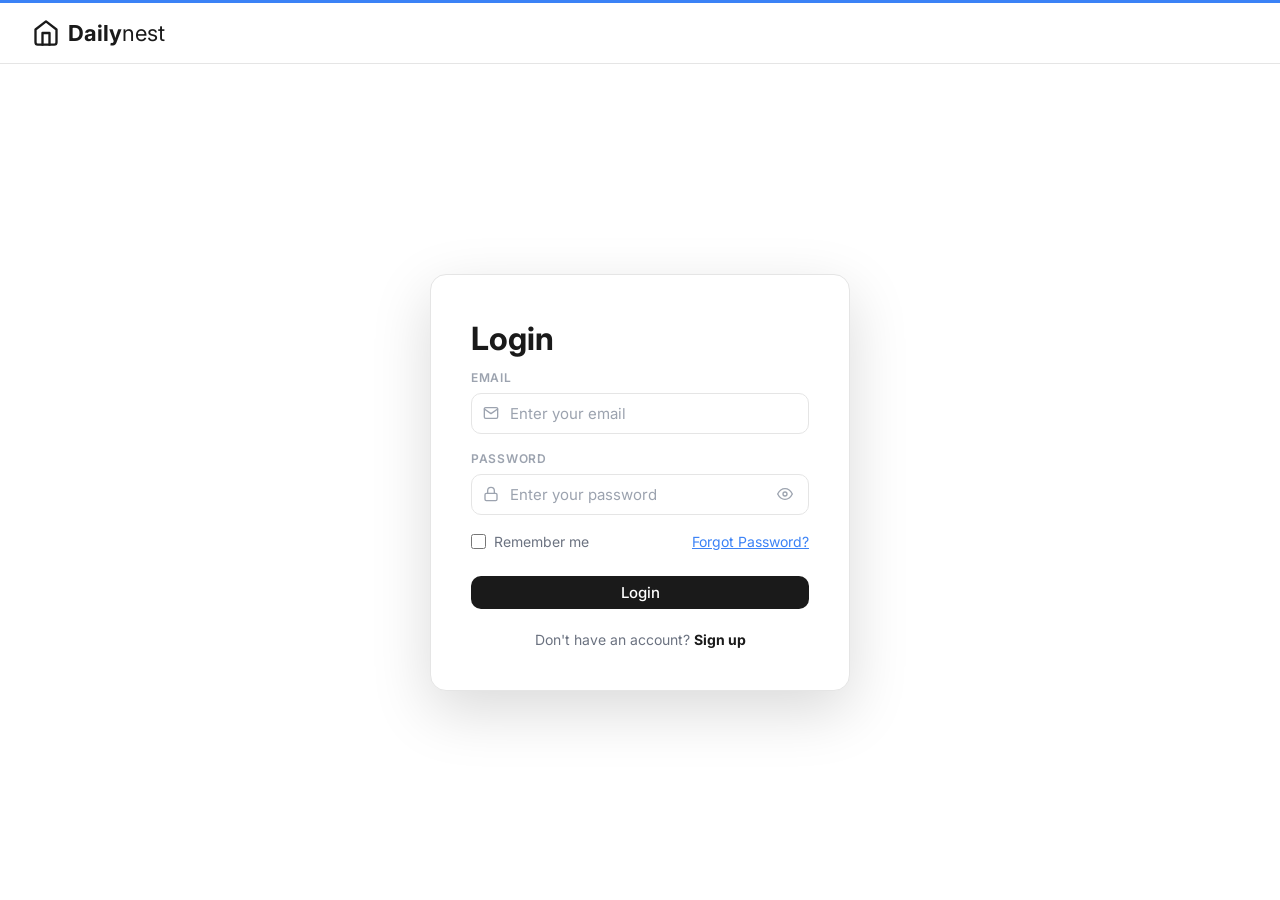
<file: frontend/login.html>
<!DOCTYPE html>
<html lang="en">
<head>
  <meta charset="UTF-8" />
  <meta name="viewport" content="width=device-width, initial-scale=1.0" />
  <title>Login — DailyNest</title>
  <link rel="stylesheet" href="css/variables.css" />
  <link rel="stylesheet" href="css/reset.css" />
  <link rel="stylesheet" href="css/layout.css" />
  <link rel="stylesheet" href="css/components.css" />
  <link rel="stylesheet" href="css/animations.css" />
</head>
<body>

<div class="auth-page">

  <!-- Topbar -->
  <header class="auth-topbar">
    <a href="index.html" class="logo-wrap">
      <svg viewBox="0 0 24 24" fill="none" stroke="currentColor" stroke-width="2" stroke-linecap="round" stroke-linejoin="round">
        <path d="M3 9l9-7 9 7v11a2 2 0 0 1-2 2H5a2 2 0 0 1-2-2z"/>
        <polyline points="9 22 9 12 15 12 15 22"/>
      </svg>
      <span class="logo-text"><span class="bold">Daily</span><span class="light">nest</span></span>
    </a>
  </header>

  <!-- Body -->
  <div class="auth-body">
    <div class="auth-card">

      <h1 class="auth-title">Login</h1>

      <form class="auth-form" onsubmit="handleLogin(event)">

        <div class="form-group">
          <label class="form-label" for="email">Email</label>
          <div class="input-wrap">
            <svg class="input-icon" viewBox="0 0 24 24" fill="none" stroke="currentColor" stroke-width="2" stroke-linecap="round" stroke-linejoin="round">
              <path d="M4 4h16c1.1 0 2 .9 2 2v12c0 1.1-.9 2-2 2H4c-1.1 0-2-.9-2-2V6c0-1.1.9-2 2-2z"/>
              <polyline points="22,6 12,13 2,6"/>
            </svg>
            <input
              type="email"
              id="email"
              name="email"
              placeholder="Enter your email"
              required
              autocomplete="email"
            />
          </div>
        </div>

        <div class="form-group">
          <label class="form-label" for="password">Password</label>
          <div class="input-wrap">
            <svg class="input-icon" viewBox="0 0 24 24" fill="none" stroke="currentColor" stroke-width="2" stroke-linecap="round" stroke-linejoin="round">
              <rect x="3" y="11" width="18" height="11" rx="2" ry="2"/>
              <path d="M7 11V7a5 5 0 0 1 10 0v4"/>
            </svg>
            <input
              type="password"
              id="password"
              name="password"
              placeholder="Enter your password"
              required
              autocomplete="current-password"
            />
            <button type="button" class="eye-btn" onclick="togglePassword(this)" aria-label="Toggle password visibility">
              <svg viewBox="0 0 24 24" width="16" height="16" fill="none" stroke="currentColor" stroke-width="2" stroke-linecap="round" stroke-linejoin="round">
                <path d="M1 12s4-8 11-8 11 8 11 8-4 8-11 8-11-8-11-8z"/>
                <circle cx="12" cy="12" r="3"/>
              </svg>
            </button>
          </div>
        </div>

        <div class="form-options">
          <label class="checkbox-label">
            <input type="checkbox" name="remember" />
            Remember me
          </label>
          <button type="button" class="auth-link">Forgot Password?</button>
        </div>

        <div class="form-group" style="margin-top: 24px;">
          <button type="submit" class="btn btn-primary" style="width: 100%; justify-content: center;">
            Login
          </button>
        </div>

      </form>

      <p class="auth-footer-text">
        Don't have an account? <a href="register.html">Sign up</a>
      </p>

    </div>
  </div>

</div>

<script src="js/toast.js"></script>
<script src="js/router.js"></script>
<script src="js/api.js"></script>
<script src="js/validations.js"></script>
<script type="module" src="js/animations.js"></script>
</body>
</html>
</file>
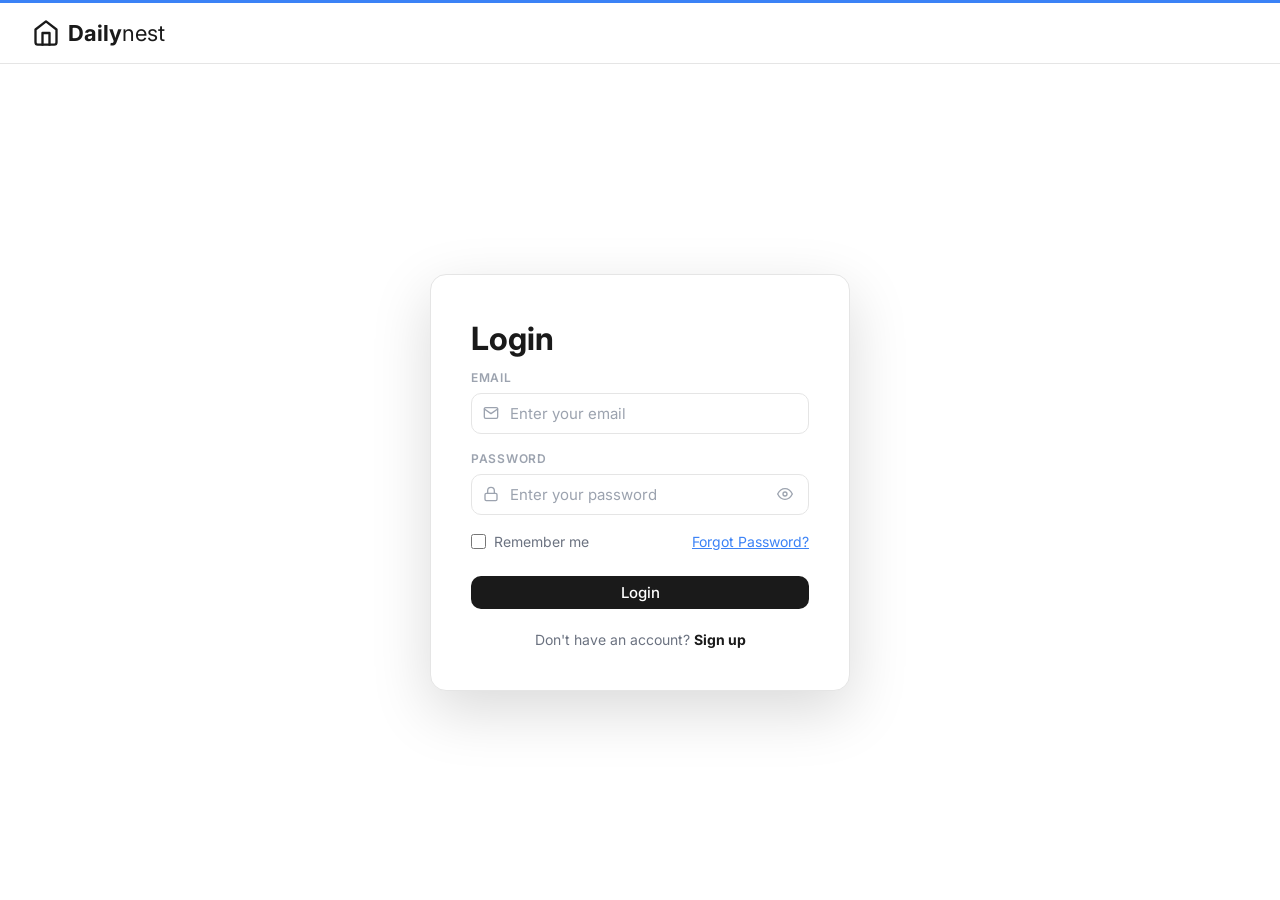
<file: frontend/notepad.html>
<!DOCTYPE html>
<html lang="en">
<head>
  <meta charset="UTF-8" />
  <meta name="viewport" content="width=device-width, initial-scale=1.0" />
  <title>Notepad — DailyNest</title>
  <link rel="stylesheet" href="css/variables.css" />
  <link rel="stylesheet" href="css/reset.css" />
  <link rel="stylesheet" href="css/layout.css" />
  <link rel="stylesheet" href="css/components.css" />
  <link rel="stylesheet" href="css/modules/notepad.css" />
  <link rel="stylesheet" href="css/animations.css" />
  <script src="js/components/sidebar.js"></script>
</head>
<body>

<app-mobile-topbar></app-mobile-topbar>

<div class="app-layout">

  <app-sidebar></app-sidebar>

  <!-- ========== MAIN CONTENT ========== -->
  <main class="main-content notepad-main">

    <!-- Page header -->
    <div class="page-header">
      <div>
        <h1>Notepad</h1>
      </div>
      <div class="page-header-actions">
        <button class="btn btn-primary" onclick="newNote()">
          <svg viewBox="0 0 24 24" width="15" height="15" fill="none" stroke="currentColor" stroke-width="2" stroke-linecap="round" stroke-linejoin="round">
            <line x1="12" y1="5" x2="12" y2="19"/>
            <line x1="5" y1="12" x2="19" y2="12"/>
          </svg>
          New Note
        </button>
      </div>
    </div>

    <!-- Two-panel layout -->
    <div class="notepad-layout">

      <!-- LEFT: Note list -->
      <aside class="notes-list-panel">
        <div class="notes-list-header">
          <span class="notes-list-count"><span id="notesCount">0</span> notes</span>
        </div>
        <div class="notes-list-items" id="notesList">
          <!-- populated by JS -->
        </div>
      </aside>

      <!-- RIGHT: Editor -->
      <section class="notes-editor-panel" id="editorPanel">

        <!-- Empty state -->
        <div class="editor-empty-state" id="editorEmptyState">
          <svg viewBox="0 0 24 24" width="48" height="48" fill="none" stroke="currentColor" stroke-width="1.5" stroke-linecap="round" stroke-linejoin="round">
            <path d="M11 4H4a2 2 0 00-2 2v14a2 2 0 002 2h14a2 2 0 002-2v-7"/>
            <path d="M18.5 2.5a2.121 2.121 0 013 3L12 15l-4 1 1-4 9.5-9.5z"/>
          </svg>
          <p>Select a note or create a new one</p>
        </div>

        <!-- Editor content (hidden until a note is selected) -->
        <div class="editor-content" id="editorContent" style="display:none;">
          <div class="editor-toolbar">
            <button class="btn btn-ghost btn-sm mobile-back-btn" onclick="mobileBackToList()" aria-label="Back to notes list">
              <svg viewBox="0 0 24 24" width="14" height="14" fill="none" stroke="currentColor" stroke-width="2.5" stroke-linecap="round" stroke-linejoin="round"><polyline points="15 18 9 12 15 6"/></svg>
              Notes
            </button>
            <div class="editor-status" id="saveStatus">
              <span class="unsaved-dot"></span> Unsaved changes
            </div>
            <div class="editor-actions">
              <span class="editor-wordcount"><span id="wordCount">0</span> words</span>
              <button class="btn btn-danger btn-sm" id="deleteNoteBtn" onclick="deleteNote()">
                <svg viewBox="0 0 24 24" width="14" height="14" fill="none" stroke="currentColor" stroke-width="2" stroke-linecap="round" stroke-linejoin="round">
                  <polyline points="3 6 5 6 21 6"/>
                  <path d="M19 6l-1 14a2 2 0 01-2 2H8a2 2 0 01-2-2L5 6"/>
                  <path d="M10 11v6M14 11v6"/>
                  <path d="M9 6V4a1 1 0 011-1h4a1 1 0 011 1v2"/>
                </svg>
                Delete
              </button>
              <button class="btn btn-primary btn-sm" id="saveNoteBtn" onclick="saveNote()">
                <svg viewBox="0 0 24 24" width="14" height="14" fill="none" stroke="currentColor" stroke-width="2" stroke-linecap="round" stroke-linejoin="round">
                  <path d="M19 21H5a2 2 0 01-2-2V5a2 2 0 012-2h11l5 5v11a2 2 0 01-2 2z"/>
                  <polyline points="17 21 17 13 7 13 7 21"/>
                  <polyline points="7 3 7 8 15 8"/>
                </svg>
                Save
              </button>
            </div>
          </div>

          <div class="notepad-editor">
            <input
              type="text"
              class="note-title-input"
              id="noteTitle"
              placeholder="Untitled Note"
              autocomplete="off"
              oninput="onTitleInput()"
            />
            <hr class="note-divider" />
            <textarea
              class="note-body-input"
              id="noteBody"
              placeholder="Start writing your thoughts..."
              oninput="onEditorInput()"
            ></textarea>
          </div>
        </div>

      </section>

    </div>

  </main>
  <!-- /MAIN CONTENT -->

</div>

<script src="js/toast.js"></script>
<script src="js/api.js"></script>
<script src="js/router.js"></script>
<script src="js/auth.js"></script>
<script src="js/modules/notepad.js"></script>
<script type="module" src="js/animations.js"></script>
</body>
</html>
</file>
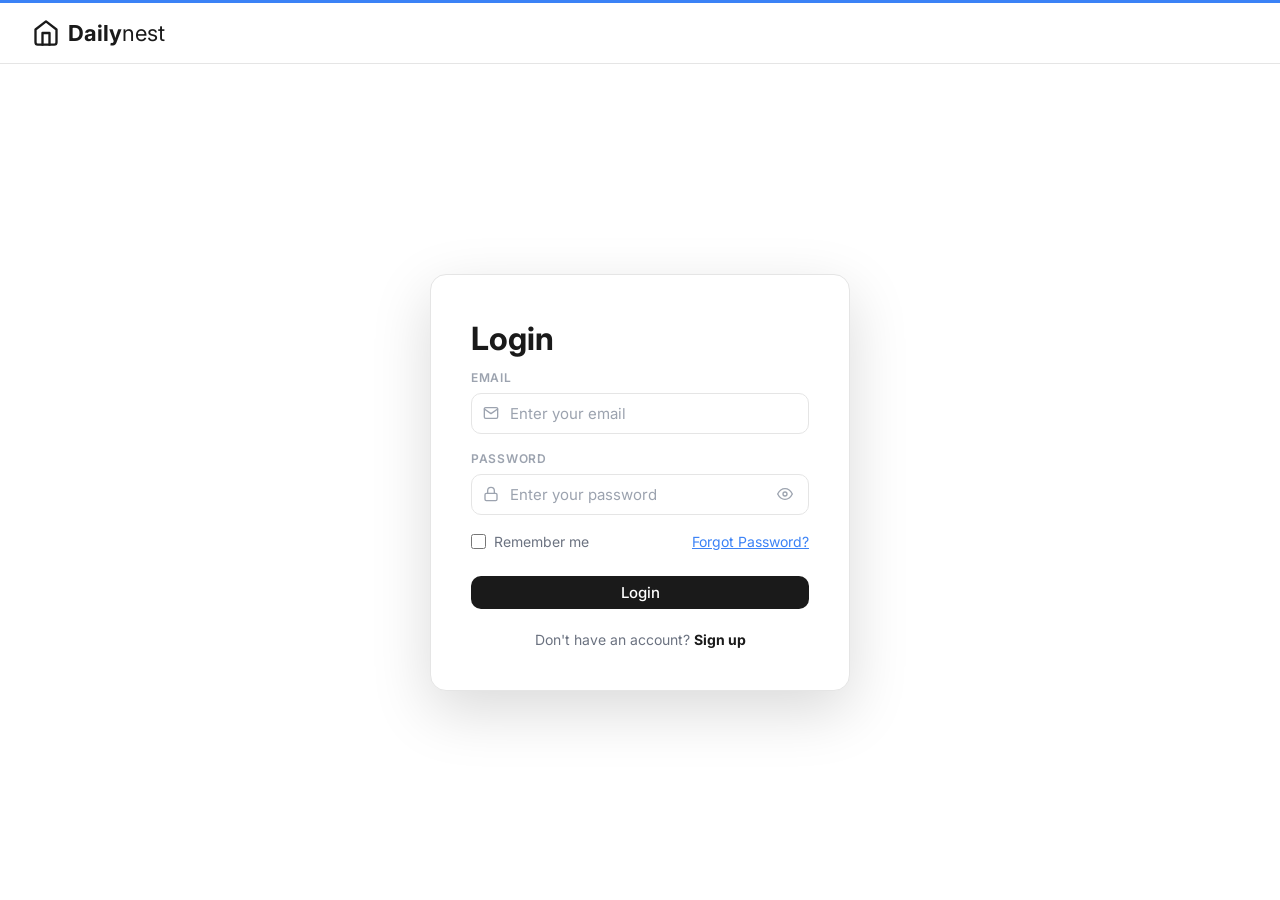
<file: frontend/profile.html>
<!DOCTYPE html>
<html lang="en">
<head>
  <meta charset="UTF-8" />
  <meta name="viewport" content="width=device-width, initial-scale=1.0" />
  <title>Account Settings — DailyNest</title>
  <link rel="stylesheet" href="css/variables.css" />
  <link rel="stylesheet" href="css/reset.css" />
  <link rel="stylesheet" href="css/layout.css" />
  <link rel="stylesheet" href="css/components.css" />
  <link rel="stylesheet" href="css/animations.css" />
  <script src="js/components/sidebar.js"></script>
</head>
<body>

<app-mobile-topbar></app-mobile-topbar>

<div class="app-layout">

  <app-sidebar></app-sidebar>

  <!-- ========== MAIN CONTENT ========== -->
  <main class="main-content">

    <div class="page-header">
      <div>
        <h1>Account Settings</h1>
        <p class="subtitle">Manage your profile and account preferences</p>
      </div>
    </div>

    <div class="settings-content">

      <!-- Profile card -->
      <div class="settings-card">
        <h2>Profile</h2>

        <div class="profile-avatar-row">
          <div class="avatar-circle avatar-lg" id="profileAvatar">?</div>
          <div>
            <div class="profile-avatar-name" id="profileAvatarName">Loading...</div>
            <div class="profile-avatar-email" id="profileAvatarEmail"></div>
          </div>
        </div>

        <form id="profileForm" onsubmit="submitProfile(event)">
          <div class="form-group">
            <label class="form-label" for="profileName">Full Name</label>
            <input type="text" id="profileName" class="form-input" placeholder="Your name" required autocomplete="name" />
          </div>
          <div class="form-group">
            <label class="form-label" for="profileEmail">Email</label>
            <input type="email" id="profileEmail" class="form-input" placeholder="your@email.com" required autocomplete="email" />
          </div>
          <div class="modal-actions" style="justify-content: flex-start; margin-top: 8px;">
            <button type="submit" class="btn btn-primary">Save Changes</button>
          </div>
          <p class="form-msg" id="profileMsg"></p>
        </form>
      </div>

      <!-- Password card -->
      <div class="settings-card">
        <h2>Change Password</h2>

        <form id="passwordForm" onsubmit="submitPassword(event)">
          <div class="form-group">
            <label class="form-label" for="newPassword">New Password</label>
            <div class="input-wrap">
              <svg class="input-icon" viewBox="0 0 24 24" fill="none" stroke="currentColor" stroke-width="2" stroke-linecap="round" stroke-linejoin="round">
                <rect x="3" y="11" width="18" height="11" rx="2" ry="2"/>
                <path d="M7 11V7a5 5 0 0 1 10 0v4"/>
              </svg>
              <input type="password" id="newPassword" placeholder="New password..." autocomplete="new-password" required />
              <button type="button" class="eye-btn" onclick="togglePassword(this)" aria-label="Toggle visibility">
                <svg viewBox="0 0 24 24" width="16" height="16" fill="none" stroke="currentColor" stroke-width="2" stroke-linecap="round" stroke-linejoin="round">
                  <path d="M1 12s4-8 11-8 11 8 11 8-4 8-11 8-11-8-11-8z"/>
                  <circle cx="12" cy="12" r="3"/>
                </svg>
              </button>
            </div>
          </div>
          <div class="form-group">
            <label class="form-label" for="confirmPassword">Confirm Password</label>
            <div class="input-wrap">
              <svg class="input-icon" viewBox="0 0 24 24" fill="none" stroke="currentColor" stroke-width="2" stroke-linecap="round" stroke-linejoin="round">
                <rect x="3" y="11" width="18" height="11" rx="2" ry="2"/>
                <path d="M7 11V7a5 5 0 0 1 10 0v4"/>
              </svg>
              <input type="password" id="confirmPassword" placeholder="Confirm password..." autocomplete="new-password" required />
              <button type="button" class="eye-btn" onclick="togglePassword(this)" aria-label="Toggle visibility">
                <svg viewBox="0 0 24 24" width="16" height="16" fill="none" stroke="currentColor" stroke-width="2" stroke-linecap="round" stroke-linejoin="round">
                  <path d="M1 12s4-8 11-8 11 8 11 8-4 8-11 8-11-8-11-8z"/>
                  <circle cx="12" cy="12" r="3"/>
                </svg>
              </button>
            </div>
          </div>
          <div class="modal-actions" style="justify-content: flex-start; margin-top: 8px;">
            <button type="submit" class="btn btn-primary">Update Password</button>
          </div>
          <p class="form-msg" id="passwordMsg"></p>
        </form>
      </div>

      <!-- Danger zone -->
      <div class="settings-card settings-danger">
        <h2>Danger Zone</h2>
        <p>Permanently delete your account and all associated data. This action cannot be undone.</p>
        <button class="btn btn-danger" onclick="openModal('deleteAccount')">Delete Account</button>
      </div>

    </div>
    <!-- /settings-content -->

  </main>
  <!-- /MAIN CONTENT -->

</div>

<!-- ========== MODAL: Confirm Delete ========== -->
<div class="modal-overlay" id="deleteAccountModal" role="dialog" aria-modal="true" aria-labelledby="deleteModalTitle">
  <div class="modal">
    <div class="modal-header">
      <h2 class="modal-title" id="deleteModalTitle">Delete Account</h2>
      <button class="modal-close" onclick="closeModal('deleteAccount')" aria-label="Close">
        <svg viewBox="0 0 24 24" width="18" height="18" fill="none" stroke="currentColor" stroke-width="2" stroke-linecap="round" stroke-linejoin="round">
          <line x1="18" y1="6" x2="6" y2="18"/>
          <line x1="6" y1="6" x2="18" y2="18"/>
        </svg>
      </button>
    </div>
    <p style="font-size:0.9375rem; color:var(--color-text-secondary); line-height:1.6; margin-bottom:24px;">
      Are you sure you want to delete your account? All your data — tasks, notes, files and events — will be permanently removed. This cannot be undone.
    </p>
    <div class="modal-actions">
      <button type="button" class="btn btn-ghost" onclick="closeModal('deleteAccount')">Cancel</button>
      <button type="button" class="btn btn-danger" onclick="confirmDeleteAccount()">Yes, delete my account</button>
    </div>
  </div>
</div>
<!-- /MODAL -->

<script src="js/toast.js"></script>
<script src="js/router.js"></script>
<script src="js/api.js"></script>
<script src="js/auth.js"></script>
<script src="js/modules/profile.js"></script>
<script type="module" src="js/animations.js"></script>
</body>
</html>
</file>
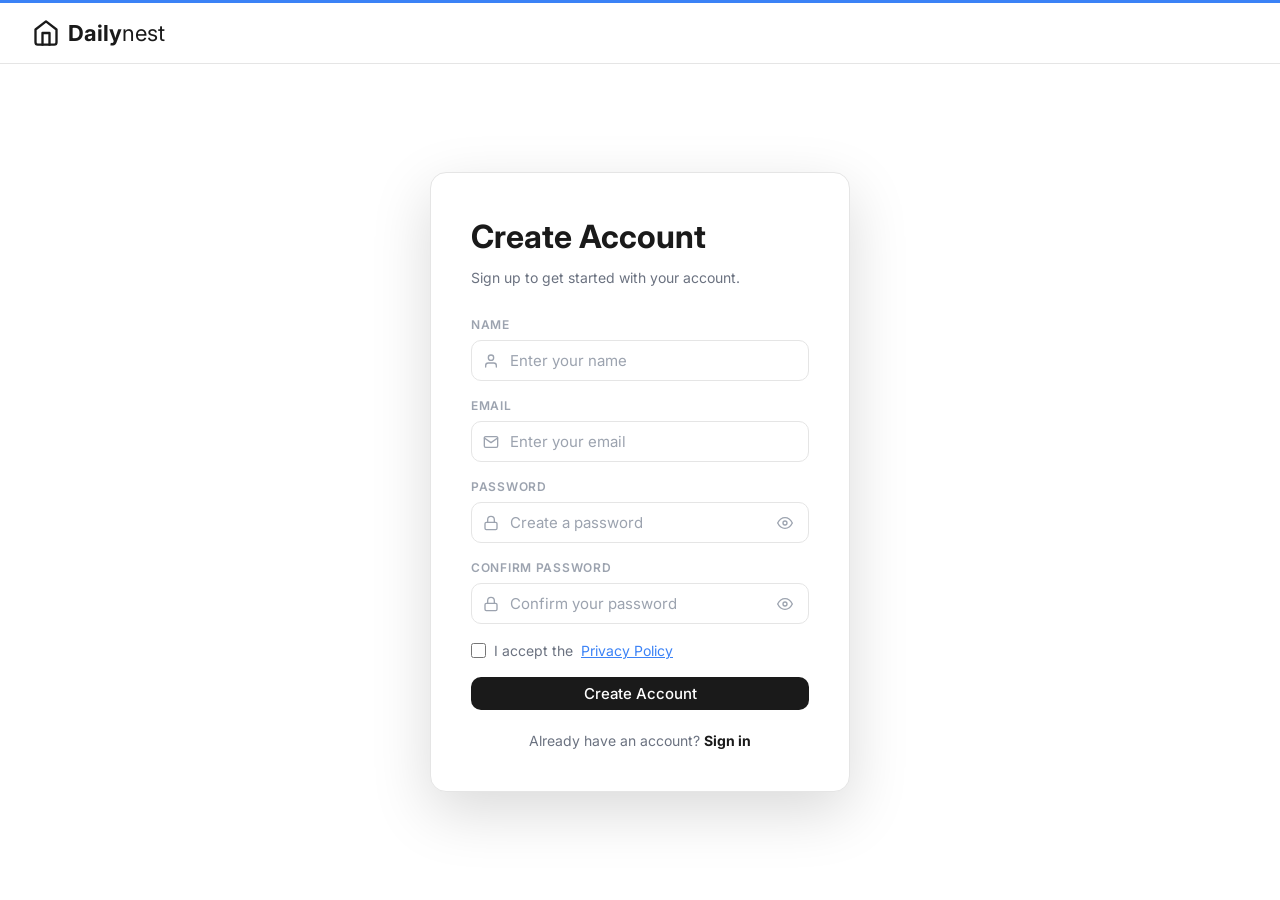
<file: frontend/register.html>
<!DOCTYPE html>
<html lang="en">
<head>
  <meta charset="UTF-8" />
  <meta name="viewport" content="width=device-width, initial-scale=1.0" />
  <title>Create Account — DailyNest</title>
  <link rel="stylesheet" href="css/variables.css" />
  <link rel="stylesheet" href="css/reset.css" />
  <link rel="stylesheet" href="css/layout.css" />
  <link rel="stylesheet" href="css/components.css" />
  <link rel="stylesheet" href="css/animations.css" />
</head>
<body>

<div class="auth-page">

  <!-- Topbar -->
  <header class="auth-topbar">
    <a href="index.html" class="logo-wrap">
      <svg viewBox="0 0 24 24" fill="none" stroke="currentColor" stroke-width="2" stroke-linecap="round" stroke-linejoin="round">
        <path d="M3 9l9-7 9 7v11a2 2 0 0 1-2 2H5a2 2 0 0 1-2-2z"/>
        <polyline points="9 22 9 12 15 12 15 22"/>
      </svg>
      <span class="logo-text"><span class="bold">Daily</span><span class="light">nest</span></span>
    </a>
  </header>

  <!-- Body -->
  <div class="auth-body">
    <div class="auth-card">

      <h1 class="auth-title">Create Account</h1>
      <p class="auth-subtitle">Sign up to get started with your account.</p>

      <form class="auth-form" onsubmit="handleRegister(event)">

        <div class="form-group">
          <label class="form-label" for="name">Name</label>
          <div class="input-wrap">
            <svg class="input-icon" viewBox="0 0 24 24" fill="none" stroke="currentColor" stroke-width="2" stroke-linecap="round" stroke-linejoin="round">
              <path d="M20 21v-2a4 4 0 00-4-4H8a4 4 0 00-4 4v2"/>
              <circle cx="12" cy="7" r="4"/>
            </svg>
            <input
              type="text"
              id="name"
              name="name"
              placeholder="Enter your name"
              required
              autocomplete="name"
            />
          </div>
        </div>

        <div class="form-group">
          <label class="form-label" for="email">Email</label>
          <div class="input-wrap">
            <svg class="input-icon" viewBox="0 0 24 24" fill="none" stroke="currentColor" stroke-width="2" stroke-linecap="round" stroke-linejoin="round">
              <path d="M4 4h16c1.1 0 2 .9 2 2v12c0 1.1-.9 2-2 2H4c-1.1 0-2-.9-2-2V6c0-1.1.9-2 2-2z"/>
              <polyline points="22,6 12,13 2,6"/>
            </svg>
            <input
              type="email"
              id="email"
              name="email"
              placeholder="Enter your email"
              required
              autocomplete="email"
            />
          </div>
        </div>

        <div class="form-group">
          <label class="form-label" for="password">Password</label>
          <div class="input-wrap">
            <svg class="input-icon" viewBox="0 0 24 24" fill="none" stroke="currentColor" stroke-width="2" stroke-linecap="round" stroke-linejoin="round">
              <rect x="3" y="11" width="18" height="11" rx="2" ry="2"/>
              <path d="M7 11V7a5 5 0 0 1 10 0v4"/>
            </svg>
            <input
              type="password"
              id="password"
              name="password"
              placeholder="Create a password"
              required
              autocomplete="new-password"
            />
            <button type="button" class="eye-btn" onclick="togglePassword(this)" aria-label="Toggle password visibility">
              <svg viewBox="0 0 24 24" width="16" height="16" fill="none" stroke="currentColor" stroke-width="2" stroke-linecap="round" stroke-linejoin="round">
                <path d="M1 12s4-8 11-8 11 8 11 8-4 8-11 8-11-8-11-8z"/>
                <circle cx="12" cy="12" r="3"/>
              </svg>
            </button>
          </div>
        </div>

        <div class="form-group">
          <label class="form-label" for="confirmPassword">Confirm Password</label>
          <div class="input-wrap">
            <svg class="input-icon" viewBox="0 0 24 24" fill="none" stroke="currentColor" stroke-width="2" stroke-linecap="round" stroke-linejoin="round">
              <rect x="3" y="11" width="18" height="11" rx="2" ry="2"/>
              <path d="M7 11V7a5 5 0 0 1 10 0v4"/>
            </svg>
            <input
              type="password"
              id="confirmPassword"
              name="confirmPassword"
              placeholder="Confirm your password"
              required
              autocomplete="new-password"
            />
            <button type="button" class="eye-btn" onclick="togglePassword(this)" aria-label="Toggle confirm password visibility">
              <svg viewBox="0 0 24 24" width="16" height="16" fill="none" stroke="currentColor" stroke-width="2" stroke-linecap="round" stroke-linejoin="round">
                <path d="M1 12s4-8 11-8 11 8 11 8-4 8-11 8-11-8-11-8z"/>
                <circle cx="12" cy="12" r="3"/>
              </svg>
            </button>
          </div>
        </div>

        <div class="form-group">
          <label class="checkbox-label">
            <input type="checkbox" name="privacy" required />
            I accept the <a href="#" class="privacy-link">Privacy Policy</a>
          </label>
        </div>

        <div class="form-group" style="margin-top: 8px;">
          <button type="submit" class="btn btn-primary" style="width: 100%; justify-content: center;">
            Create Account
          </button>
        </div>

      </form>

      <p class="auth-footer-text">
        Already have an account? <a href="login.html">Sign in</a>
      </p>

    </div>
  </div>

</div>

<script src="js/toast.js"></script>
<script src="js/router.js"></script>
<script src="js/api.js"></script>
<script src="js/validations.js"></script>
<script type="module" src="js/animations.js"></script>
</body>
</html>
</file>
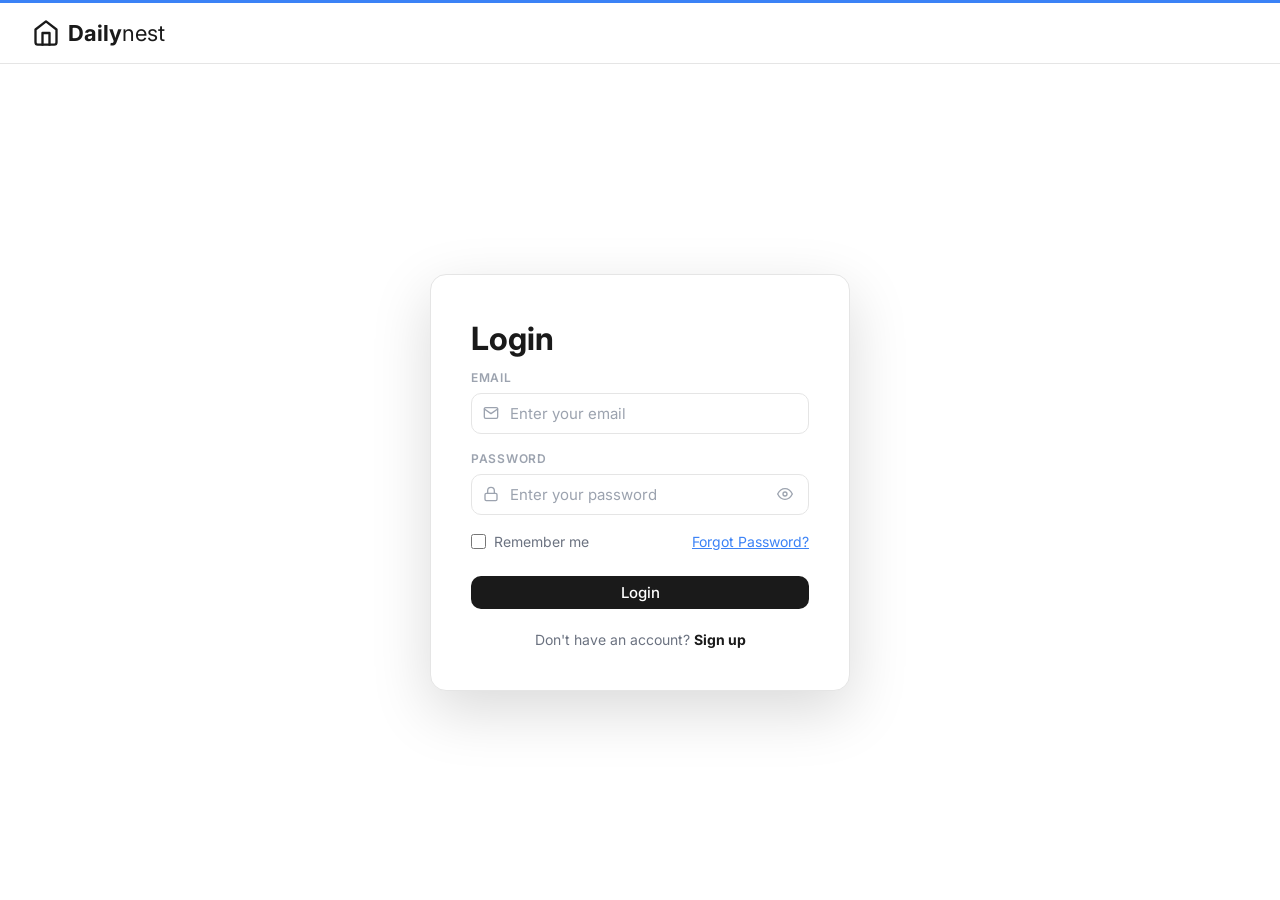
<file: frontend/tasks.html>
<!DOCTYPE html>
<html lang="en">
<head>
  <meta charset="UTF-8" />
  <meta name="viewport" content="width=device-width, initial-scale=1.0" />
  <title>Tasks — DailyNest</title>
  <link rel="stylesheet" href="css/variables.css" />
  <link rel="stylesheet" href="css/reset.css" />
  <link rel="stylesheet" href="css/layout.css" />
  <link rel="stylesheet" href="css/components.css" />
  <link rel="stylesheet" href="css/modules/tasks.css" />
  <link rel="stylesheet" href="css/animations.css" />
  <script src="js/components/sidebar.js"></script>
</head>
<body>

<app-mobile-topbar></app-mobile-topbar>

<div class="app-layout">

  <app-sidebar></app-sidebar>

  <!-- ========== MAIN CONTENT ========== -->
  <main class="main-content">

    <!-- Page header -->
    <div class="page-header">
      <div>
        <h1>Tasks</h1>
        <p class="subtitle">Manage and track your daily tasks</p>
      </div>
      <button class="btn btn-primary" onclick="openNewTaskModal()">
        <svg viewBox="0 0 24 24" width="16" height="16" fill="none" stroke="currentColor" stroke-width="2.5" stroke-linecap="round" stroke-linejoin="round">
          <line x1="12" y1="5" x2="12" y2="19"/>
          <line x1="5" y1="12" x2="19" y2="12"/>
        </svg>
        New Task
      </button>
    </div>

    <!-- Stat cards -->
    <div class="stat-cards">

      <div class="stat-card">
        <div class="stat-icon blue">
          <svg viewBox="0 0 24 24" fill="none" stroke="currentColor" stroke-width="2" stroke-linecap="round" stroke-linejoin="round">
            <path d="M9 5H7a2 2 0 00-2 2v12a2 2 0 002 2h10a2 2 0 002-2V7a2 2 0 00-2-2h-2"/>
            <rect x="9" y="3" width="6" height="4" rx="1"/>
          </svg>
        </div>
        <div>
          <div class="stat-number" id="statTotal">1</div>
          <div class="stat-label">All tasks</div>
        </div>
      </div>

      <div class="stat-card">
        <div class="stat-icon gray">
          <svg viewBox="0 0 24 24" fill="none" stroke="currentColor" stroke-width="2" stroke-linecap="round" stroke-linejoin="round">
            <circle cx="12" cy="12" r="10"/>
          </svg>
        </div>
        <div>
          <div class="stat-number" id="statNotStarted">1</div>
          <div class="stat-label">Not started</div>
        </div>
      </div>

      <div class="stat-card">
        <div class="stat-icon orange">
          <svg viewBox="0 0 24 24" fill="none" stroke="currentColor" stroke-width="2" stroke-linecap="round" stroke-linejoin="round">
            <path d="M12 22C6.477 22 2 17.523 2 12S6.477 2 12 2"/>
            <path d="M12 2c5.523 0 10 4.477 10 10" stroke-dasharray="4 4"/>
          </svg>
        </div>
        <div>
          <div class="stat-number" id="statInProgress">0</div>
          <div class="stat-label">In progress</div>
        </div>
      </div>

      <div class="stat-card">
        <div class="stat-icon green">
          <svg viewBox="0 0 24 24" fill="none" stroke="currentColor" stroke-width="2" stroke-linecap="round" stroke-linejoin="round">
            <path d="M22 11.08V12a10 10 0 11-5.93-9.14"/>
            <polyline points="22 4 12 14.01 9 11.01"/>
          </svg>
        </div>
        <div>
          <div class="stat-number" id="statCompleted">0</div>
          <div class="stat-label">Completed</div>
        </div>
      </div>

    </div>
    <!-- /Stat cards -->

    <!-- Task table section -->
    <div class="task-section">

      <!-- Toolbar -->
      <div class="task-toolbar">
        <div class="search-input-wrap">
          <svg viewBox="0 0 24 24" fill="none" stroke="currentColor" stroke-width="2" stroke-linecap="round" stroke-linejoin="round">
            <circle cx="11" cy="11" r="8"/>
            <line x1="21" y1="21" x2="16.65" y2="16.65"/>
          </svg>
          <input
            type="search"
            class="search-input"
            id="searchInput"
            placeholder="Search tasks..."
            oninput="onSearchInput(this.value)"
          />
        </div>
        <select class="filter-select" id="statusFilter" onchange="onStatusFilterChange(this.value)">
          <option value="">All</option>
          <option value="pending">Pending</option>
          <option value="done">Done</option>
        </select>
        <select class="filter-select" id="priorityFilter" onchange="filterTasks()">
          <option value="">All priorities</option>
          <option value="high">High</option>
          <option value="medium">Medium</option>
          <option value="low">Low</option>
        </select>
      </div>

      <!-- Table -->
      <table class="task-table">
        <thead>
          <tr>
            <th></th>
            <th>Task Name</th>
            <th>Status</th>
            <th>Priority</th>
            <th>Start Date</th>
            <th>Created</th>
            <th>Actions</th>
          </tr>
        </thead>
        <tbody id="taskTableBody">
          <tr data-id="local-0" data-status="not-started" data-priority="medium" data-name="New Task" data-due="" data-desc="">
            <td class="task-check-cell"><input type="checkbox" class="task-check" onchange="markComplete(this)" title="Mark as complete"></td>
            <td><span class="task-name">New Task</span></td>
            <td>
              <span class="status-badge not-started">
                <span class="dot"></span>Not started
              </span>
            </td>
            <td><span class="priority-badge medium">Medium</span></td>
            <td>
              <span class="due-date">
                <svg viewBox="0 0 24 24" fill="none" stroke="currentColor" stroke-width="2" stroke-linecap="round" stroke-linejoin="round">
                  <rect x="3" y="4" width="18" height="18" rx="2"/>
                  <line x1="16" y1="2" x2="16" y2="6"/>
                  <line x1="8" y1="2" x2="8" y2="6"/>
                  <line x1="3" y1="10" x2="21" y2="10"/>
                </svg>
                Today
              </span>
            </td>
            <td><span class="created-at">Just now</span></td>
            <td class="task-actions">
              <button class="action-btn edit-btn" onclick="openEditModal(this)" title="Edit task">
                <svg viewBox="0 0 24 24" width="14" height="14" fill="none" stroke="currentColor" stroke-width="2" stroke-linecap="round" stroke-linejoin="round"><path d="M11 4H4a2 2 0 00-2 2v14a2 2 0 002 2h14a2 2 0 002-2v-7"/><path d="M18.5 2.5a2.121 2.121 0 013 3L12 15l-4 1 1-4 9.5-9.5z"/></svg>
              </button>
              <button class="action-btn delete-btn" onclick="deleteTask(this)" title="Delete task">
                <svg viewBox="0 0 24 24" width="14" height="14" fill="none" stroke="currentColor" stroke-width="2" stroke-linecap="round" stroke-linejoin="round"><polyline points="3 6 5 6 21 6"/><path d="M19 6l-1 14a2 2 0 01-2 2H8a2 2 0 01-2-2L5 6"/><path d="M10 11v6M14 11v6"/></svg>
              </button>
            </td>
          </tr>
        </tbody>
      </table>

      <!-- Footer / Pagination -->
      <div class="task-footer">
        <span class="task-count" id="taskCount">Showing 1 of 1 tasks</span>
        <div class="pagination">
          <button aria-label="Previous page">&#8249;</button>
          <button class="active">1</button>
          <button aria-label="Next page">&#8250;</button>
        </div>
      </div>

    </div>
    <!-- /Task table section -->

  </main>
  <!-- /MAIN CONTENT -->

</div>

<!-- ========== MODAL: Create New Task ========== -->
<div class="modal-overlay" id="createTaskModal" role="dialog" aria-modal="true" aria-labelledby="modalTitle">
  <div class="modal">

    <div class="modal-header">
      <h2 class="modal-title" id="modalTitle">Create New Task</h2>
      <button class="modal-close" onclick="closeModal('createTask')" aria-label="Close">
        <svg viewBox="0 0 24 24" width="18" height="18" fill="none" stroke="currentColor" stroke-width="2" stroke-linecap="round" stroke-linejoin="round">
          <line x1="18" y1="6" x2="6" y2="18"/>
          <line x1="6" y1="6" x2="18" y2="18"/>
        </svg>
      </button>
    </div>

    <form id="createTaskForm" onsubmit="submitCreateTask(event)">

      <div class="form-group">
        <label class="form-label" for="taskName">Task Name</label>
        <input
          type="text"
          id="taskName"
          class="form-input"
          placeholder="Enter task name..."
          required
          autocomplete="off"
        />
      </div>

      <div class="form-row">
        <div class="form-group">
          <label class="form-label" for="taskStatus">Status</label>
          <select id="taskStatus" class="form-select">
            <option value="not-started">Not started</option>
            <option value="in-progress">In progress</option>
            <option value="completed">Completed</option>
          </select>
        </div>
        <div class="form-group">
          <label class="form-label" for="taskPriority">Priority</label>
          <select id="taskPriority" class="form-select">
            <option value="medium">Medium</option>
            <option value="high">High</option>
            <option value="low">Low</option>
          </select>
        </div>
      </div>

      <div class="form-group">
        <label class="form-label" for="taskDueDate">Start Date</label>
        <input type="date" id="taskDueDate" class="form-input" />
      </div>

      <div class="form-group">
        <label class="form-label" for="taskDescription">Description</label>
        <textarea
          id="taskDescription"
          class="form-textarea"
          placeholder="Add a description (optional)..."
        ></textarea>
      </div>

      <div class="modal-actions">
        <button type="button" class="btn btn-ghost" onclick="closeModal('createTask')">Cancel</button>
        <button type="submit" class="btn btn-primary" id="taskSubmitBtn">Create Task</button>
      </div>

    </form>
  </div>
</div>
<!-- /MODAL -->

<script src="js/toast.js"></script>
<script src="js/router.js"></script>
<script src="js/api.js"></script>
<script src="js/auth.js"></script>
<script src="js/modules/tasks.js"></script>
<script type="module" src="js/animations.js"></script>
</body>
</html>
</file>
<file: frontend/css/variables.css>
/* ============================================================
   DailyNest — Design System
   style.css
   ============================================================ */

@import url('https://fonts.googleapis.com/css2?family=Inter:wght@300;400;500;600;700&display=swap');

/* ============================================================
   CSS Variables
   ============================================================ */
:root {
  /* Brand */
  --color-brand:        #1a1a1a;
  --color-brand-text:   #ffffff;

  /* Backgrounds */
  --color-bg:           #f5f5f5;
  --color-surface:      #ffffff;
  --color-surface-alt:  #f8f8f8;

  /* Borders */
  --color-border:       #e5e5e5;
  --color-border-light: #eeeeee;

  /* Text */
  --color-text:           #1a1a1a;
  --color-text-secondary: #6b7280;
  --color-text-muted:     #9ca3af;

  /* Nav / Sidebar */
  --color-nav-active-bg:   #1a1a1a;
  --color-nav-active-text: #ffffff;
  --color-nav-idle-text:   #374151;

  /* Accent — topbar login/register */
  --color-topbar-accent: #3b82f6;

  /* Status colors */
  --status-not-started-bg:   #f3f4f6;
  --status-not-started-text: #6b7280;
  --status-not-started-dot:  #9ca3af;

  --status-in-progress-bg:   #fff7ed;
  --status-in-progress-text: #ea580c;
  --status-in-progress-dot:  #f97316;

  --status-completed-bg:   #f0fdf4;
  --status-completed-text: #16a34a;
  --status-completed-dot:  #22c55e;

  /* Stat card icon colours */
  --icon-all-tasks:   #3b82f6;
  --icon-not-started: #6b7280;
  --icon-in-progress: #f97316;
  --icon-completed:   #22c55e;

  /* Agenda event colours */
  --event-blue:   #dbeafe;
  --event-yellow: #fef9c3;
  --event-green:  #dcfce7;
  --event-purple: #ede9fe;

  /* Layout */
  --sidebar-width:  284px;
  --topbar-height:  72px;

  /* Typography */
  --font-sans: 'Inter', -apple-system, BlinkMacSystemFont, sans-serif;

  /* Border radius */
  --radius-sm:   6px;
  --radius:      10px;
  --radius-md:   12px;
  --radius-lg:   16px;
  --radius-full: 9999px;

  /* Shadows */
  --shadow-card:  0 1px 3px rgba(0,0,0,0.08), 0 1px 2px rgba(0,0,0,0.04);
  --shadow-modal: 0 20px 60px rgba(0,0,0,0.15);
}
</file>
<file: frontend/css/layout.css>
/* ============================================================
   App Layout
   ============================================================ */
.app-layout {
  display: flex;
  min-height: 100vh;
  background: var(--color-bg);
  overflow-x: hidden; /* sidebar slide-in must not create horizontal scroll */
}

/* Web components are transparent to flex/block layout */
app-sidebar,
app-mobile-topbar { display: contents; }

/* ============================================================
   Sidebar
   ============================================================ */
.sidebar {
  width: var(--sidebar-width);
  min-height: 100vh;
  background: var(--color-surface);
  border-right: 1px solid var(--color-border);
  display: flex;
  flex-direction: column;
  position: fixed;
  left: 0;
  top: 0;
  bottom: 0;
  z-index: 100;
  overflow-y: auto;
}

.sidebar-logo {
  padding: 24px 20px 20px;
  display: flex;
  align-items: center;
  gap: 10px;
  border-bottom: 1px solid var(--color-border-light);
  margin-bottom: 4px;
  flex-shrink: 0;
}

.sidebar-logo .logo-icon {
  width: 30px;
  height: 30px;
  color: var(--color-brand);
  flex-shrink: 0;
}

.logo-text { font-size: 1.375rem; line-height: 1; }
.logo-text .bold  { font-weight: 700; color: var(--color-text); }
.logo-text .light { font-weight: 400; color: var(--color-text); }

.sidebar-section { padding: 14px 16px 6px; }

.sidebar-label {
  font-size: 0.75rem;
  font-weight: 600;
  letter-spacing: 0.06em;
  color: var(--color-text-muted);
  text-transform: uppercase;
  padding: 0 4px;
  margin-bottom: 8px;
}

/* Workspace toggle */
.workspace-toggle { display: flex; gap: 6px; margin-bottom: 4px; }

.workspace-toggle .pill {
  padding: 6px 14px;
  border-radius: var(--radius-full);
  font-size: 0.875rem;
  font-weight: 500;
  background: var(--color-surface-alt);
  color: var(--color-text-secondary);
  border: 1px solid var(--color-border);
  transition: background 0.15s, color 0.15s, border-color 0.15s;
  cursor: pointer;
}

.workspace-toggle .pill.active {
  background: var(--color-brand);
  color: var(--color-brand-text);
  border-color: var(--color-brand);
}

/* Nav links */
.sidebar-nav {
  display: flex;
  flex-direction: column;
  gap: 2px;
}

.nav-link {
  display: flex;
  align-items: center;
  gap: 10px;
  padding: 9px 12px;
  border-radius: var(--radius);
  font-size: 0.9375rem;
  font-weight: 500;
  color: var(--color-nav-idle-text);
  text-decoration: none;
  transition: background 0.15s, color 0.15s;
}

.nav-link svg { width: 18px; height: 18px; flex-shrink: 0; }

.nav-link:hover { background: var(--color-surface-alt); color: var(--color-text); }

.nav-link.active {
  background: var(--color-nav-active-bg);
  color: var(--color-nav-active-text);
}

.nav-badge {
  margin-left: auto;
  background: var(--color-surface-alt);
  color: var(--color-text-secondary);
  font-size: 0.6875rem;
  font-weight: 600;
  padding: 1px 6px;
  border-radius: var(--radius-full);
  line-height: 1.6;
  border: 1px solid var(--color-border);
}
.nav-link.active .nav-badge {
  background: rgba(255,255,255,0.2);
  color: #fff;
  border-color: rgba(255,255,255,0.25);
}

/* Sidebar footer */
.sidebar-footer {
  margin-top: auto;
  padding: 12px 16px;
  border-top: 1px solid var(--color-border-light);
  display: flex;
  align-items: center;
  gap: 6px;
  flex-shrink: 0;
}

.sidebar-user-link {
  display: flex;
  align-items: center;
  gap: 10px;
  flex: 1;
  min-width: 0;
  text-decoration: none;
  border-radius: var(--radius);
  padding: 5px 6px;
  margin: -5px -6px;
  transition: background 0.15s;
}
.sidebar-user-link:hover { background: var(--color-surface-alt); }

.sidebar-user-meta { min-width: 0; }

.sidebar-logout-btn {
  width: 32px;
  height: 32px;
  display: flex;
  align-items: center;
  justify-content: center;
  border-radius: var(--radius-sm);
  color: var(--color-text-muted);
  cursor: pointer;
  border: none;
  background: transparent;
  flex-shrink: 0;
  transition: background 0.15s, color 0.15s;
}
.sidebar-logout-btn:hover { background: #fef2f2; color: #dc2626; }

.avatar-circle {
  width: 38px;
  height: 38px;
  border-radius: var(--radius-full);
  background: var(--color-brand);
  color: var(--color-brand-text);
  font-size: 0.8125rem;
  font-weight: 700;
  display: flex;
  align-items: center;
  justify-content: center;
  flex-shrink: 0;
  letter-spacing: 0.05em;
}

.sidebar-user-name  { font-size: 0.875rem; font-weight: 600; color: var(--color-text); line-height: 1.25; }
.sidebar-user-email { font-size: 0.75rem; color: var(--color-text-muted); line-height: 1.25; }

/* ============================================================
   Main Content
   ============================================================ */
.main-content {
  margin-left: var(--sidebar-width);
  flex: 1;
  min-width: 0; /* prevent flex child from overflowing */
  padding: 32px 36px;
  min-height: 100vh;
}

/* ============================================================
   Page Header
   ============================================================ */
.page-header {
  display: flex;
  align-items: flex-start;
  justify-content: space-between;
  margin-bottom: 28px;
}

.page-header h1 {
  font-size: 2rem;
  font-weight: 700;
  color: var(--color-text);
  line-height: 1.1;
}

.page-header .subtitle {
  font-size: 0.875rem;
  color: var(--color-text-secondary);
  margin-top: 4px;
}


/* ============================================================
   Landing Page
   ============================================================ */
.landing-page {
  display: flex;
  height: 100vh;
  max-height: 100vh;
  overflow: hidden;
  background: var(--color-surface);
}

.landing-left {
  width: 44%;
  display: flex;
  flex-direction: column;
  height: 100vh;
  overflow: hidden;
}

.landing-topbar {
  padding: 20px 40px;
  display: flex;
  align-items: center;
  justify-content: space-between;
  border-bottom: 1px solid var(--color-border-light);
  flex-shrink: 0;
}

.landing-topbar .logo-wrap {
  display: flex;
  align-items: center;
  gap: 8px;
  color: var(--color-brand);
}
.landing-topbar .logo-wrap svg { width: 28px; height: 28px; }

.landing-topbar-actions { display: flex; gap: 10px; }

.landing-content {
  padding: 32px 40px 24px;
  flex: 1;
  overflow-y: auto;
  min-height: 0;
  scrollbar-width: none;
}
.landing-content::-webkit-scrollbar { display: none; }

.landing-eyebrow {
  font-size: 0.75rem;
  font-weight: 600;
  letter-spacing: 0.1em;
  color: var(--color-text-muted);
  text-transform: uppercase;
  margin-bottom: 12px;
}

.landing-h1 {
  font-size: 3rem;
  font-weight: 700;
  color: var(--color-text);
  line-height: 1.08;
  margin-bottom: 14px;
}

.landing-desc {
  font-size: 1rem;
  color: var(--color-text-secondary);
  line-height: 1.6;
  max-width: 400px;
  margin-bottom: 20px;
}

.landing-actions {
  display: flex;
  align-items: center;
  gap: 20px;
  margin-bottom: 20px;
  flex-wrap: wrap;
}

.landing-link {
  font-size: 0.9375rem;
  color: var(--color-topbar-accent);
  text-decoration: underline;
  cursor: pointer;
}

.landing-divider {
  border: none;
  border-top: 1px solid var(--color-border);
  margin: 4px 0 16px;
}

.about-section h2 { font-size: 1.25rem; font-weight: 700; margin-bottom: 16px; }

.about-section p {
  font-size: 0.9375rem;
  color: var(--color-text-secondary);
  line-height: 1.55;
  padding: 9px 0;
  border-bottom: 1px solid var(--color-border-light);
}
.about-section p:last-child { border-bottom: none; }

.landing-right {
  width: 56%;
  display: flex;
  flex-direction: column;
  height: 100vh;
}

.landing-photo {
  flex: 1;
  background-image: url('https://images.unsplash.com/photo-1484788984921-03950022c9ef?w=1400&auto=format&fit=crop&q=80');
  background-size: cover;
  background-position: center;
  display: flex;
  align-items: flex-end;
  justify-content: center;
  padding: 0 40px 36px;
}

/* Stats card */
.stats-card {
  background: rgba(255,255,255,0.18);
  backdrop-filter: blur(14px);
  -webkit-backdrop-filter: blur(14px);
  border: 1px solid rgba(255,255,255,0.3);
  border-radius: var(--radius-md);
  padding: 16px 32px;
  display: flex;
  align-items: center;
  gap: 0;
}

.stats-item { text-align: center; padding: 0 24px; }
.stats-item:first-child { padding-left: 0; }
.stats-item:last-child  { padding-right: 0; }

.stats-number {
  font-size: 1.25rem;
  font-weight: 700;
  color: #fff;
  line-height: 1;
}

.stats-label {
  font-size: 0.6875rem;
  color: rgba(255,255,255,0.7);
  margin-top: 5px;
}

.stats-sep {
  width: 1px;
  height: 34px;
  background: rgba(255,255,255,0.25);
  flex-shrink: 0;
}

.landing-panel {
  background: #111111;
  padding: 32px 40px;
  color: #fff;
  flex-shrink: 0;
}

.landing-panel-label {
  font-size: 0.75rem;
  font-weight: 600;
  letter-spacing: 0.1em;
  color: rgba(255,255,255,0.45);
  text-transform: uppercase;
  margin-bottom: 10px;
}

.landing-panel h3 { font-size: 1.5rem; font-weight: 700; margin-bottom: 10px; }

.landing-panel p {
  font-size: 0.9375rem;
  color: rgba(255,255,255,0.65);
  line-height: 1.6;
  margin-bottom: 20px;
}

.slider-controls {
  display: flex;
  align-items: center;
  justify-content: flex-end;
  gap: 12px;
}

.slider-dots { display: flex; gap: 6px; }

.slider-dot {
  height: 8px;
  border-radius: 4px;
  background: rgba(255,255,255,0.3);
  width: 8px;
  transition: width 0.2s;
}
.slider-dot.active { background: #fff; width: 20px; }

.slider-btn {
  width: 34px;
  height: 34px;
  border: 1px solid rgba(255,255,255,0.3);
  border-radius: var(--radius-sm);
  display: flex;
  align-items: center;
  justify-content: center;
  color: #fff;
  cursor: pointer;
  background: transparent;
  font-size: 1rem;
  transition: background 0.15s;
}
.slider-btn:hover { background: rgba(255,255,255,0.1); }


/* ============================================================
   Mobile top bar (hamburger + logo — hidden on desktop)
   ============================================================ */
.mobile-topbar {
  display: none;
  position: fixed;
  top: 0;
  left: 0;
  right: 0;
  height: 54px;
  background: var(--color-surface);
  border-bottom: 1px solid var(--color-border);
  z-index: 200;
  align-items: center;
  padding: 0 16px;
  gap: 14px;
  box-shadow: 0 1px 6px rgba(0,0,0,0.06);
}

.mobile-topbar-logo {
  display: flex;
  align-items: center;
  gap: 8px;
  color: var(--color-brand);
}
.mobile-topbar-logo svg { width: 22px; height: 22px; }

.sidebar-toggle {
  display: flex;
  align-items: center;
  justify-content: center;
  width: 36px;
  height: 36px;
  border-radius: var(--radius);
  background: var(--color-bg);
  border: 1px solid var(--color-border);
  cursor: pointer;
  color: var(--color-text);
  flex-shrink: 0;
  transition: background 0.15s, border-color 0.15s;
}
.sidebar-toggle:hover { background: var(--color-surface-alt); border-color: #d1d5db; }

/* Backdrop that appears behind open sidebar on mobile */
.sidebar-backdrop {
  display: none;
  position: fixed;
  inset: 0;
  background: rgba(0, 0, 0, 0.45);
  z-index: 250;
}
.sidebar-backdrop.visible { display: block; }

/* ============================================================
   Responsive
   ============================================================ */
@media (max-width: 1024px) {
  .agenda-layout { grid-template-columns: 1fr; }
}

@media (max-width: 768px) {
  .sidebar {
    transform: translateX(-100%);
    transition: transform 0.25s ease;
    z-index: 300;
  }
  .sidebar.open { transform: translateX(0); }
  .mobile-topbar { display: flex; }

  .main-content {
    margin-left: 0;
    padding: 20px 16px;
    padding-top: calc(54px + 20px);
  }

  .landing-page { flex-direction: column; height: auto; max-height: none; overflow: visible; }
  .landing-left { width: 100%; height: auto; overflow: visible; }
  .landing-content { overflow-y: visible; padding: 28px 24px 24px; }
  .landing-right { width: 100%; height: auto; min-height: 480px; }
  .landing-photo { min-height: 260px; padding: 0 20px 24px; }
  .landing-panel { padding: 24px 20px; }
  .landing-topbar { padding: 16px 20px; }
  .landing-h1 { font-size: 2.25rem; }

  .form-row { grid-template-columns: 1fr; }
  .task-toolbar { flex-wrap: wrap; }
  .search-input-wrap { max-width: 100%; }

  .page-header { flex-direction: column; gap: 12px; align-items: flex-start; }
  .agenda-toolbar { flex-direction: column; align-items: flex-start; }

  /* Auth */
  .auth-topbar { padding: 0 20px; }

  /* Modal sits at bottom of screen as a sheet */
  .modal-overlay { padding: 0; align-items: flex-end; }
  .modal {
    border-radius: var(--radius-lg) var(--radius-lg) 0 0;
    max-width: 100%;
    max-height: 90vh;
    overflow-y: auto;
    padding: 24px 20px;
  }
}

@media (max-width: 480px) {
  .auth-card { padding: 28px 20px; }
  .landing-h1 { font-size: 2rem; }
  .landing-right { min-height: 360px; }
  .landing-photo { min-height: 200px; }
  .stats-card { padding: 12px 16px; gap: 0; }
  .stats-item { padding: 0 12px; }
  .stats-number { font-size: 1.1rem; }
  .landing-topbar-actions { gap: 6px; }
}
</file>
<file: frontend/css/components.css>
/* ============================================================
   Buttons
   ============================================================ */
.btn {
  display: inline-flex;
  align-items: center;
  gap: 6px;
  padding: 9px 18px;
  border-radius: var(--radius);
  font-size: 0.9375rem;
  font-weight: 500;
  line-height: 1;
  cursor: pointer;
  border: none;
  transition: opacity 0.15s, background 0.15s;
}

.btn-primary { background: var(--color-brand); color: var(--color-brand-text); }
.btn-primary:hover { opacity: 0.88; }

.btn-ghost {
  background: transparent;
  color: var(--color-text-secondary);
  border: 1px solid var(--color-border);
}
.btn-ghost:hover { background: var(--color-surface-alt); }

.btn-danger {
  background: transparent;
  color: #dc2626;
  border: 1px solid #fca5a5;
}
.btn-danger:hover { background: #fef2f2; border-color: #dc2626; }

.btn-pill { border-radius: var(--radius-full); }

/* ============================================================
   Stat Cards
   ============================================================ */
.stat-cards {
  display: grid;
  grid-template-columns: repeat(4, 1fr);
  gap: 16px;
  margin-bottom: 28px;
}

.stat-card {
  background: var(--color-surface);
  border: 1px solid var(--color-border);
  border-radius: var(--radius-md);
  padding: 20px;
  box-shadow: var(--shadow-card);
  display: flex;
  align-items: center;
  gap: 16px;
}

@media (max-width: 768px) {
  .stat-cards {
    grid-template-columns: repeat(4, 1fr);
    gap: 8px;
    margin-bottom: 20px;
  }
  .stat-card {
    flex-direction: column;
    align-items: flex-start;
    gap: 6px;
    padding: 12px 10px;
  }
  .stat-icon { width: 32px; height: 32px; }
  .stat-icon svg { width: 16px; height: 16px; }
  .stat-number { font-size: 1.25rem; }
  .stat-label { font-size: 0.7rem; }
}

.stat-icon {
  width: 44px;
  height: 44px;
  border-radius: var(--radius-md);
  display: flex;
  align-items: center;
  justify-content: center;
  flex-shrink: 0;
}
.stat-icon svg { width: 22px; height: 22px; }

.stat-icon.blue   { background: #eff6ff; color: var(--icon-all-tasks); }
.stat-icon.gray   { background: #f3f4f6; color: var(--icon-not-started); }
.stat-icon.orange { background: #fff7ed; color: var(--icon-in-progress); }
.stat-icon.green  { background: #f0fdf4; color: var(--icon-completed); }

.stat-number { font-size: 1.75rem; font-weight: 700; color: var(--color-text); line-height: 1; }
.stat-label  { font-size: 0.8125rem; color: var(--color-text-secondary); margin-top: 2px; }


/* ============================================================
   Modal
   ============================================================ */
.modal-overlay {
  position: fixed;
  inset: 0;
  background: rgba(0,0,0,0.4);
  z-index: 1000;
  display: none;
  align-items: center;
  justify-content: center;
  padding: 24px;
}
.modal-overlay.open { display: flex; }

.modal {
  background: var(--color-surface);
  border-radius: var(--radius-lg);
  box-shadow: var(--shadow-modal);
  width: 100%;
  max-width: 500px;
  padding: 28px;
}

.modal-header {
  display: flex;
  align-items: center;
  justify-content: space-between;
  margin-bottom: 24px;
}
.modal-title { font-size: 1.25rem; font-weight: 700; color: var(--color-text); }

.modal-close {
  width: 32px;
  height: 32px;
  display: flex;
  align-items: center;
  justify-content: center;
  border-radius: var(--radius-sm);
  color: var(--color-text-muted);
  cursor: pointer;
  border: none;
  background: transparent;
  transition: background 0.15s, color 0.15s;
}
.modal-close:hover { background: var(--color-surface-alt); color: var(--color-text); }

.form-group { margin-bottom: 16px; }

.form-label {
  display: block;
  font-size: 0.75rem;
  font-weight: 600;
  letter-spacing: 0.06em;
  color: var(--color-text-muted);
  text-transform: uppercase;
  margin-bottom: 6px;
}

.form-input,
.form-select,
.form-textarea {
  width: 100%;
  padding: 10px 12px;
  border: 1px solid var(--color-border);
  border-radius: var(--radius);
  font-size: 0.9375rem;
  color: var(--color-text);
  background: var(--color-surface);
  transition: border-color 0.15s;
}
.form-input:focus,
.form-select:focus,
.form-textarea:focus { border-color: #6b7280; }
.form-input::placeholder,
.form-textarea::placeholder { color: var(--color-text-muted); }
.form-textarea { resize: vertical; min-height: 88px; }

.form-row { display: grid; grid-template-columns: 1fr 1fr; gap: 12px; }

.modal-actions {
  display: flex;
  justify-content: flex-end;
  gap: 10px;
  margin-top: 24px;
}

/* ============================================================
   Auth Pages (Login / Register)
   ============================================================ */
.auth-page {
  min-height: 100vh;
  background: var(--color-surface);
  display: flex;
  flex-direction: column;
}

.auth-topbar {
  border-top: 3px solid var(--color-topbar-accent);
  border-bottom: 1px solid var(--color-border);
  padding: 0 32px;
  height: 64px;
  display: flex;
  align-items: center;
}

.auth-topbar .logo-wrap {
  display: flex;
  align-items: center;
  gap: 8px;
  color: var(--color-brand);
}
.auth-topbar .logo-wrap svg { width: 28px; height: 28px; }

.auth-body {
  flex: 1;
  display: flex;
  align-items: center;
  justify-content: center;
  padding: 48px 24px;
}

.auth-card {
  background: var(--color-surface);
  border: 1px solid var(--color-border);
  border-radius: var(--radius-lg);
  box-shadow: var(--shadow-modal);
  padding: 40px;
  width: 100%;
  max-width: 420px;
}

.auth-title { font-size: 2rem; font-weight: 700; color: var(--color-text); margin-bottom: 6px; }
.auth-subtitle { font-size: 0.875rem; color: var(--color-text-secondary); margin-bottom: 28px; }

.auth-form .form-group { margin-bottom: 16px; }
.auth-form .form-label {
  display: block;
  font-size: 0.75rem;
  font-weight: 600;
  letter-spacing: 0.06em;
  text-transform: uppercase;
  color: var(--color-text-muted);
  margin-bottom: 6px;
}

.input-wrap { position: relative; }

.input-wrap .input-icon {
  position: absolute;
  left: 12px;
  top: 50%;
  transform: translateY(-50%);
  width: 16px;
  height: 16px;
  color: var(--color-text-muted);
  pointer-events: none;
}

.input-wrap input {
  width: 100%;
  padding: 10px 12px 10px 38px;
  border: 1px solid var(--color-border);
  border-radius: var(--radius);
  font-size: 0.9375rem;
  color: var(--color-text);
  background: var(--color-surface);
  transition: border-color 0.15s;
}
.input-wrap input:focus { border-color: #6b7280; }
.input-wrap input::placeholder { color: var(--color-text-muted); }

.input-wrap .eye-btn {
  position: absolute;
  right: 10px;
  top: 50%;
  transform: translateY(-50%);
  width: 28px;
  height: 28px;
  display: flex;
  align-items: center;
  justify-content: center;
  color: var(--color-text-muted);
  cursor: pointer;
  background: none;
  border: none;
}
.input-wrap .eye-btn:hover { color: var(--color-text-secondary); }

.form-options {
  display: flex;
  align-items: center;
  justify-content: space-between;
  margin-top: 4px;
}

.checkbox-label {
  display: flex;
  align-items: center;
  gap: 8px;
  font-size: 0.875rem;
  color: var(--color-text-secondary);
  cursor: pointer;
}
.checkbox-label input[type="checkbox"] { accent-color: var(--color-brand); width: 15px; height: 15px; }

.auth-link {
  font-size: 0.875rem;
  color: var(--color-topbar-accent);
  text-decoration: underline;
  cursor: pointer;
  background: none;
  border: none;
}

.privacy-link { color: var(--color-topbar-accent); text-decoration: underline; }

.auth-footer-text {
  text-align: center;
  font-size: 0.875rem;
  color: var(--color-text-secondary);
  margin-top: 20px;
}
.auth-footer-text a { font-weight: 700; color: var(--color-text); }


/* ============================================================
   Profile / Settings Page
   ============================================================ */
.settings-content { max-width: 640px; }

.settings-card {
  background: var(--color-surface);
  border: 1px solid var(--color-border);
  border-radius: var(--radius-md);
  padding: 28px;
  box-shadow: var(--shadow-card);
  margin-bottom: 20px;
}

.settings-card h2 {
  font-size: 1rem;
  font-weight: 700;
  color: var(--color-text);
  margin-bottom: 20px;
  padding-bottom: 14px;
  border-bottom: 1px solid var(--color-border-light);
}

.settings-danger { border-color: #fecaca; }
.settings-danger h2 { color: #dc2626; border-bottom-color: #fecaca; }
.settings-danger p {
  font-size: 0.9375rem;
  color: var(--color-text-secondary);
  line-height: 1.6;
  margin-bottom: 20px;
}

.profile-avatar-row {
  display: flex;
  align-items: center;
  gap: 16px;
  margin-bottom: 24px;
}

.avatar-lg { width: 56px; height: 56px; font-size: 1.125rem; }

.profile-avatar-name  { font-size: 1rem; font-weight: 600; color: var(--color-text); line-height: 1.3; }
.profile-avatar-email { font-size: 0.8125rem; color: var(--color-text-muted); margin-top: 2px; }

.btn-danger { background: #dc2626; color: #fff; }
.btn-danger:hover { opacity: 0.88; }

.form-msg {
  font-size: 0.875rem;
  margin-top: 10px;
  min-height: 1.25em;
}
.form-msg.success { color: #16a34a; }
.form-msg.error   { color: #dc2626; }


/* ============================================================
   Toast Notifications
   ============================================================ */
#dn-toast-container {
  position: fixed;
  bottom: 24px;
  right: 24px;
  z-index: 9999;
  display: flex;
  flex-direction: column;
  gap: 10px;
  pointer-events: none;
  max-width: 360px;
  width: calc(100vw - 48px);
}

.dn-toast {
  background: var(--color-surface);
  border: 1px solid var(--color-border);
  border-radius: var(--radius-md);
  box-shadow: var(--shadow-modal);
  padding: 14px 14px 14px 16px;
  display: flex;
  align-items: flex-start;
  gap: 12px;
  pointer-events: all;
  overflow: hidden;
  position: relative;
  transform: translateX(calc(100% + 24px));
  opacity: 0;
  transition: transform 0.28s cubic-bezier(0.34, 1.2, 0.64, 1), opacity 0.28s ease;
}

.dn-toast.dn-toast-show {
  transform: translateX(0);
  opacity: 1;
}

.dn-toast.dn-toast-hide {
  transform: translateX(calc(100% + 24px));
  opacity: 0;
  transition: transform 0.22s ease-in, opacity 0.22s ease-in;
}

.dn-toast-icon {
  flex-shrink: 0;
  display: flex;
  align-items: center;
  margin-top: 1px;
}

.dn-toast-msg {
  flex: 1;
  font-size: 0.875rem;
  font-family: var(--font-sans);
  font-weight: 500;
  color: var(--color-text);
  line-height: 1.5;
}

.dn-toast-close {
  flex-shrink: 0;
  background: none;
  border: none;
  cursor: pointer;
  color: var(--color-text-muted);
  display: flex;
  align-items: center;
  padding: 3px;
  border-radius: var(--radius-sm);
  margin-top: 1px;
  transition: color 0.15s, background 0.15s;
}
.dn-toast-close:hover {
  color: var(--color-text);
  background: var(--color-surface-alt);
}

.dn-toast-progress {
  position: absolute;
  bottom: 0;
  left: 0;
  height: 3px;
  width: 100%;
  animation: dn-progress linear forwards;
  animation-play-state: paused;
}

@keyframes dn-progress {
  from { width: 100%; }
  to   { width: 0; }
}

/* Type accent colours */
.dn-toast-success { border-left: 3px solid #16a34a; }
.dn-toast-success .dn-toast-icon     { color: #16a34a; }
.dn-toast-success .dn-toast-progress { background: #16a34a; }

.dn-toast-error { border-left: 3px solid #dc2626; background: #fef2f2; }
.dn-toast-error .dn-toast-icon     { color: #dc2626; }
.dn-toast-error .dn-toast-msg      { color: #991b1b; }
.dn-toast-error .dn-toast-progress { background: #dc2626; }

.dn-toast-warning { border-left: 3px solid #ea580c; }
.dn-toast-warning .dn-toast-icon     { color: #ea580c; }
.dn-toast-warning .dn-toast-progress { background: #ea580c; }

.dn-toast-info { border-left: 3px solid #3b82f6; }
.dn-toast-info .dn-toast-icon     { color: #3b82f6; }
.dn-toast-info .dn-toast-progress { background: #3b82f6; }

@media (max-width: 480px) {
  #dn-toast-container {
    bottom: 16px;
    right: 16px;
    left: 16px;
    max-width: none;
    width: auto;
  }
}

/* ============================================================
   Confirm Dialog
   ============================================================ */
.dn-confirm-overlay {
  position: fixed;
  inset: 0;
  background: rgba(0,0,0,0.4);
  z-index: 10000;
  display: flex;
  align-items: center;
  justify-content: center;
  padding: 24px;
  opacity: 0;
  transition: opacity 0.2s ease;
}
.dn-confirm-overlay.dn-confirm-show { opacity: 1; }
.dn-confirm-overlay.dn-confirm-hide { opacity: 0; pointer-events: none; }

.dn-confirm-box {
  background: var(--color-surface);
  border-radius: var(--radius-lg);
  box-shadow: var(--shadow-modal);
  padding: 28px;
  width: 100%;
  max-width: 380px;
  transform: scale(0.94);
  transition: transform 0.22s cubic-bezier(0.34, 1.2, 0.64, 1);
}
.dn-confirm-overlay.dn-confirm-show .dn-confirm-box { transform: scale(1); }
.dn-confirm-overlay.dn-confirm-hide .dn-confirm-box { transform: scale(0.94); }

.dn-confirm-title {
  font-size: 1rem;
  font-weight: 700;
  color: var(--color-text);
  margin-bottom: 8px;
}

.dn-confirm-msg {
  font-size: 0.875rem;
  color: var(--color-text-secondary);
  line-height: 1.6;
  margin-bottom: 24px;
}

.dn-confirm-actions {
  display: flex;
  justify-content: flex-end;
  gap: 10px;
}
</file>
<file: frontend/css/animations.css>
/* ============================================================
   DailyNest — Animations & Transitions
   ============================================================ */

/* ─── Reduced motion support ─── */
@media (prefers-reduced-motion: reduce) {
  *,
  *::before,
  *::after {
    animation-duration: 0.01ms !important;
    animation-iteration-count: 1 !important;
    transition-duration: 0.01ms !important;
  }
}

/* ============================================================
   Keyframes
   ============================================================ */
@keyframes dn-fade-up {
  from { opacity: 0; transform: translateY(14px); }
  to   { opacity: 1; transform: translateY(0); }
}

@keyframes dn-fade-down {
  from { opacity: 0; transform: translateY(-12px); }
  to   { opacity: 1; transform: translateY(0); }
}

@keyframes dn-fade-left {
  from { opacity: 0; transform: translateX(22px); }
  to   { opacity: 1; transform: translateX(0); }
}

@keyframes dn-pop-in {
  from { opacity: 0; transform: scale(0.86); }
  65%  { transform: scale(1.05); }
  to   { opacity: 1; transform: scale(1); }
}

@keyframes dn-dot-pulse {
  0%, 100% { transform: scale(1);    opacity: 1; }
  50%       { transform: scale(0.65); opacity: 0.45; }
}

@keyframes dn-shimmer {
  from { background-position: -200% 0; }
  to   { background-position:  200% 0; }
}

/* ============================================================
   LANDING PAGE — entrance animations
   ============================================================ */
.landing-topbar {
  animation: dn-fade-down 0.45s cubic-bezier(0.22, 1, 0.36, 1) both;
}

.landing-eyebrow {
  animation: dn-fade-up 0.5s cubic-bezier(0.22, 1, 0.36, 1) 0.08s both;
}

.landing-h1 {
  animation: dn-fade-up 0.55s cubic-bezier(0.22, 1, 0.36, 1) 0.14s both;
}

.landing-desc {
  animation: dn-fade-up 0.5s cubic-bezier(0.22, 1, 0.36, 1) 0.2s both;
}

.landing-actions {
  animation: dn-fade-up 0.5s cubic-bezier(0.22, 1, 0.36, 1) 0.26s both;
}

.landing-divider {
  animation: dn-fade-up 0.4s ease 0.32s both;
}

.landing-right {
  animation: dn-fade-left 0.6s cubic-bezier(0.22, 1, 0.36, 1) 0.12s both;
}

.stats-card {
  animation: dn-pop-in 0.6s cubic-bezier(0.34, 1.3, 0.64, 1) 0.3s both;
}

.landing-panel {
  animation: dn-fade-up 0.5s cubic-bezier(0.22, 1, 0.36, 1) 0.4s both;
}

.slider-dot.active {
  animation: dn-dot-pulse 2.5s ease-in-out infinite;
}

/* ============================================================
   AUTH PAGES — entrance animations
   ============================================================ */
.auth-topbar {
  animation: dn-fade-down 0.4s cubic-bezier(0.22, 1, 0.36, 1) both;
}

.auth-card {
  animation: dn-fade-up 0.55s cubic-bezier(0.34, 1.15, 0.64, 1) 0.08s both;
}

/* ============================================================
   MODALS — CSS-driven open / close transitions
   Override display:none with visibility to allow CSS transitions
   ============================================================ */
.modal-overlay {
  display: flex !important;
  visibility: hidden;
  opacity: 0;
  pointer-events: none;
  transition: opacity 0.22s ease, visibility 0.22s;
}

.modal-overlay.open {
  visibility: visible;
  opacity: 1;
  pointer-events: auto;
}

.modal-overlay .modal {
  opacity: 0;
  transform: scale(0.93) translateY(10px);
  transition: opacity 0.28s cubic-bezier(0.22, 1, 0.36, 1),
              transform 0.3s  cubic-bezier(0.34, 1.2, 0.64, 1);
}

.modal-overlay.open .modal {
  opacity: 1;
  transform: scale(1) translateY(0);
}

/* ============================================================
   BUTTONS — micro-interactions
   ============================================================ */
.btn {
  will-change: transform;
  transform-origin: center;
  transition: transform 0.1s ease,
              opacity 0.15s ease,
              background-color 0.15s ease !important;
}

.btn:active:not(:disabled) {
  transform: scale(0.93) !important;
}

/* ============================================================
   NAV LINKS — hover slide
   ============================================================ */
.nav-link {
  transition: background-color 0.14s ease,
              color 0.14s ease,
              transform 0.18s cubic-bezier(0.22, 1, 0.36, 1) !important;
}

.nav-link:hover:not(.active) {
  transform: translateX(3px);
}

/* ============================================================
   STAT CARDS — hover lift
   ============================================================ */
.stat-card {
  transition: transform 0.2s cubic-bezier(0.22, 1, 0.36, 1),
              box-shadow 0.2s ease;
  will-change: transform;
}

.stat-card:hover {
  transform: translateY(-3px);
  box-shadow: 0 6px 22px rgba(0, 0, 0, 0.1);
}

/* ============================================================
   SETTINGS CARDS — hover lift
   ============================================================ */
.settings-card {
  transition: transform 0.2s cubic-bezier(0.22, 1, 0.36, 1),
              box-shadow 0.2s ease;
}

.settings-card:hover {
  transform: translateY(-2px);
  box-shadow: 0 5px 18px rgba(0, 0, 0, 0.08);
}

/* ============================================================
   TABLE ROWS
   ============================================================ */
.task-table tbody tr {
  transition: background-color 0.12s ease;
}

/* ============================================================
   ACTION BUTTONS (edit / delete)
   ============================================================ */
.action-btn {
  transition: transform 0.14s ease,
              background-color 0.14s ease,
              color 0.14s ease !important;
  will-change: transform;
}

.action-btn:hover {
  transform: scale(1.18);
}

.action-btn:active {
  transform: scale(0.88);
}

/* ============================================================
   WORKSPACE TOGGLE PILLS
   ============================================================ */
.workspace-toggle .pill {
  transition: background-color 0.18s ease,
              color 0.18s ease,
              transform 0.15s cubic-bezier(0.34, 1.3, 0.64, 1) !important;
}

.workspace-toggle .pill:hover:not(.active) {
  transform: scale(1.05);
}

/* ============================================================
   AVATAR
   ============================================================ */
.avatar-circle {
  transition: transform 0.2s cubic-bezier(0.34, 1.3, 0.64, 1),
              box-shadow 0.2s ease;
}

.sidebar-user-link:hover .avatar-circle {
  transform: scale(1.1);
  box-shadow: 0 3px 12px rgba(0, 0, 0, 0.14);
}

/* ============================================================
   FORM INPUTS — focus ring
   ============================================================ */
.form-input,
.form-select,
.form-textarea,
.input-wrap input {
  transition: border-color 0.18s ease, box-shadow 0.18s ease !important;
}

.form-input:focus,
.form-select:focus,
.form-textarea:focus,
.input-wrap input:focus {
  box-shadow: 0 0 0 3px rgba(107, 114, 128, 0.13);
}

/* ============================================================
   PAGINATION
   ============================================================ */
.pagination button {
  transition: background-color 0.12s ease,
              color 0.12s ease,
              transform 0.12s ease;
}

.pagination button:hover:not(.active) {
  transform: scale(1.12);
}

/* ============================================================
   NAV ARROWS (agenda)
   ============================================================ */
.nav-arrow {
  transition: background-color 0.14s ease, transform 0.14s ease;
}

.nav-arrow:hover {
  transform: scale(1.1);
}

.nav-arrow:active {
  transform: scale(0.9);
}

/* ============================================================
   VIEW TOGGLE (agenda / files)
   ============================================================ */
.view-toggle button,
.view-btn {
  transition: background-color 0.15s ease,
              color 0.15s ease,
              transform 0.12s ease;
}

.view-toggle button:hover:not(.active),
.view-btn:hover:not(.active) {
  transform: scale(1.07);
}

/* ============================================================
   UPLOAD DROPZONE
   ============================================================ */
.upload-dropzone {
  transition: border-color 0.18s ease,
              background-color 0.18s ease,
              transform 0.2s cubic-bezier(0.22, 1, 0.36, 1);
}

.upload-dropzone:hover {
  transform: scale(1.015);
}

/* ============================================================
   STORAGE BAR
   ============================================================ */
.storage-bar-fill {
  transition: width 0.9s cubic-bezier(0.22, 1, 0.36, 1);
}

/* ============================================================
   NOTE ITEMS
   ============================================================ */
.note-item {
  transition: background-color 0.12s ease,
              border-color 0.12s ease,
              transform 0.15s cubic-bezier(0.22, 1, 0.36, 1);
}

.note-item:hover:not(.active) {
  transform: translateX(3px);
}

/* ============================================================
   AGENDA — week events
   ============================================================ */
.week-event {
  transition: transform 0.16s cubic-bezier(0.22, 1, 0.36, 1),
              box-shadow 0.16s ease,
              filter 0.16s ease;
}

.week-event:hover {
  transform: translateY(-2px) scale(1.015);
  box-shadow: 0 4px 14px rgba(0, 0, 0, 0.12);
}

/* ============================================================
   MINI CALENDAR DAYS
   ============================================================ */
.mini-cal-day:not(.other-month) {
  transition: background-color 0.1s ease, transform 0.12s ease;
}

.mini-cal-day:not(.other-month):hover {
  transform: scale(1.2);
}

/* ============================================================
   FILE ACTION MENU ITEMS
   ============================================================ */
.file-actions-item {
  transition: background-color 0.12s ease, transform 0.1s ease;
}

.file-actions-item:hover {
  transform: translateX(3px);
}

/* ============================================================
   SIDEBAR LOGOUT BUTTON
   ============================================================ */
.sidebar-logout-btn {
  transition: background-color 0.14s ease,
              color 0.14s ease,
              transform 0.14s ease;
}

.sidebar-logout-btn:hover  { transform: scale(1.1); }
.sidebar-logout-btn:active { transform: scale(0.9); }

/* ============================================================
   NAV BADGE (files counter)
   ============================================================ */
.nav-badge {
  transition: transform 0.2s cubic-bezier(0.34, 1.4, 0.64, 1);
}

/* ============================================================
   LANDING — stats card items (initial hidden for JS stagger)
   ============================================================ */
.stats-item {
  opacity: 0;
}

/* ============================================================
   ABOUT SECTION (initial hidden for scroll reveal)
   ============================================================ */
#about h2,
#about p {
  opacity: 0;
}

/* ============================================================
   CAROUSEL SLIDER
   ============================================================ */
.slider-track {
  position: relative;
  min-height: 138px;
  overflow: hidden;
}

.slide {
  position: absolute;
  inset: 0;
  opacity: 0;
  pointer-events: none;
  transform: translateY(10px);
  transition: opacity 0.42s cubic-bezier(0.22, 1, 0.36, 1),
              transform 0.42s cubic-bezier(0.22, 1, 0.36, 1);
}

.slide.active {
  opacity: 1;
  pointer-events: auto;
  transform: translateY(0);
  transition: opacity 0.42s cubic-bezier(0.22, 1, 0.36, 1),
              transform 0.42s cubic-bezier(0.22, 1, 0.36, 1);
}

.slide.leaving {
  opacity: 0;
  transform: translateY(-8px);
  pointer-events: none;
  transition: opacity 0.28s ease,
              transform 0.28s ease;
}

/* Dot click cursor */
.slider-dot {
  cursor: pointer;
  transition: width 0.3s cubic-bezier(0.34, 1.3, 0.64, 1),
              background-color 0.3s ease !important;
}
</file>
<file: frontend/css/modules/agenda.css>
/* ============================================================
   Agenda Page
   ============================================================ */
.agenda-toolbar {
  display: flex;
  align-items: center;
  justify-content: space-between;
  margin-bottom: 24px;
  flex-wrap: wrap;
  gap: 12px;
}

.agenda-toolbar-left { display: flex; align-items: center; gap: 12px; flex-wrap: wrap; }

.agenda-toolbar-left h1 { font-size: 2rem; font-weight: 700; }

.nav-arrow {
  width: 34px;
  height: 34px;
  border: 1px solid var(--color-border);
  border-radius: var(--radius-sm);
  display: flex;
  align-items: center;
  justify-content: center;
  font-size: 1rem;
  color: var(--color-text-secondary);
  cursor: pointer;
  background: var(--color-surface);
  transition: background 0.15s;
  flex-shrink: 0;
}
.nav-arrow:hover { background: var(--color-surface-alt); }

.agenda-date-range {
  display: flex;
  align-items: center;
  gap: 6px;
  font-size: 0.9375rem;
  color: var(--color-text-secondary);
}
.agenda-date-range svg { width: 15px; height: 15px; color: var(--color-text-muted); }

.view-toggle {
  display: flex;
  border: 1px solid var(--color-border);
  border-radius: var(--radius);
  overflow: hidden;
  background: var(--color-surface);
}
.view-toggle button {
  padding: 7px 16px;
  font-size: 0.875rem;
  font-weight: 500;
  color: var(--color-text-secondary);
  background: transparent;
  border: none;
  border-right: 1px solid var(--color-border);
  cursor: pointer;
  transition: background 0.15s, color 0.15s;
}
.view-toggle button:last-child { border-right: none; }
.view-toggle button.active { background: var(--color-brand); color: var(--color-brand-text); }

.agenda-layout {
  display: grid;
  grid-template-columns: 1fr 240px;
  gap: 24px;
  align-items: start;
}

/* Calendar */
.calendar-wrap {
  background: var(--color-surface);
  border: 1px solid var(--color-border);
  border-radius: var(--radius-md);
  box-shadow: var(--shadow-card);
  overflow: hidden;
}

.week-header {
  display: grid;
  grid-template-columns: 56px repeat(7, 1fr);
  border-bottom: 1px solid var(--color-border-light);
  background: var(--color-surface-alt);
}

.week-header .time-spacer { border-right: 1px solid var(--color-border-light); }

.week-header .day-col {
  padding: 10px 6px;
  text-align: center;
  border-right: 1px solid var(--color-border-light);
}
.week-header .day-col:last-child { border-right: none; }

.week-header .day-name {
  font-size: 0.6875rem;
  font-weight: 600;
  color: var(--color-text-muted);
  text-transform: uppercase;
}

.week-header .day-number {
  display: inline-flex;
  align-items: center;
  justify-content: center;
  width: 30px;
  height: 30px;
  border-radius: var(--radius-full);
  font-size: 0.9375rem;
  font-weight: 600;
  color: var(--color-text);
  margin: 4px auto 0;
}

.week-header .day-number.today { background: var(--color-brand); color: #fff; }

.week-grid {
  display: grid;
  grid-template-columns: 56px repeat(7, 1fr);
  overflow-y: auto;
  max-height: 500px;
}

.time-label {
  padding: 0 8px;
  text-align: right;
  font-size: 0.6875rem;
  color: var(--color-text-muted);
  height: 56px;
  display: flex;
  align-items: flex-start;
  padding-top: 8px;
  border-right: 1px solid var(--color-border-light);
  border-bottom: 1px solid var(--color-border-light);
  flex-shrink: 0;
}

.day-cell {
  border-right: 1px solid var(--color-border-light);
  border-bottom: 1px solid var(--color-border-light);
  min-height: 56px;
  position: relative;
  padding: 3px;
}
.day-cell:last-child { border-right: none; }

.calendar-event {
  border-radius: var(--radius-sm);
  padding: 4px 8px;
  font-size: 0.75rem;
  font-weight: 500;
  line-height: 1.35;
  margin-bottom: 2px;
}
.calendar-event.blue   { background: var(--event-blue);   color: #1d4ed8; }
.calendar-event.yellow { background: var(--event-yellow); color: #a16207; }
.calendar-event.green  { background: var(--event-green);  color: #15803d; }
.calendar-event.purple { background: var(--event-purple); color: #6d28d9; }

/* Mini Calendar */
.mini-calendar { display: flex; flex-direction: column; gap: 20px; }

.mini-cal-card {
  background: var(--color-surface);
  border: 1px solid var(--color-border);
  border-radius: var(--radius-md);
  box-shadow: var(--shadow-card);
  padding: 16px;
}

.mini-cal-header {
  display: flex;
  align-items: center;
  justify-content: space-between;
  margin-bottom: 12px;
}
.mini-cal-title { font-size: 0.9375rem; font-weight: 600; color: var(--color-text); }

.mini-cal-grid {
  display: grid;
  grid-template-columns: repeat(7, 1fr);
  gap: 2px;
  text-align: center;
}
.mini-cal-grid .day-name {
  font-size: 0.625rem;
  font-weight: 600;
  color: var(--color-text-muted);
  text-transform: uppercase;
  padding: 4px 0;
}
.mini-cal-grid .day-num {
  font-size: 0.8125rem;
  padding: 5px 2px;
  border-radius: var(--radius-sm);
  cursor: pointer;
  color: var(--color-text-secondary);
  transition: background 0.1s;
}
.mini-cal-grid .day-num:hover { background: var(--color-surface-alt); }
.mini-cal-grid .day-num.today { background: var(--color-brand); color: #fff; font-weight: 700; }
.mini-cal-grid .day-num.other-month { color: #d1d5db; }
.mini-cal-grid .day-num.has-event { font-weight: 600; color: var(--color-text); }
.mini-cal-grid .day-num.selected { background: var(--color-brand-light, #eff6ff); color: var(--color-brand); font-weight: 600; }
.mini-cal-grid .day-num.today.selected { background: var(--color-brand); color: #fff; }

.upcoming-section { }
.upcoming-section .section-label {
  font-size: 0.75rem;
  font-weight: 600;
  letter-spacing: 0.06em;
  text-transform: uppercase;
  color: var(--color-text-muted);
  margin-bottom: 12px;
}
.upcoming-event {
  display: flex;
  gap: 10px;
  padding: 10px 0;
  border-bottom: 1px solid var(--color-border-light);
}
.upcoming-event:last-child { border-bottom: none; }
.upcoming-event-dot {
  width: 10px;
  height: 10px;
  border-radius: 50%;
  margin-top: 3px;
  flex-shrink: 0;
}
.upcoming-event-name { font-size: 0.875rem; font-weight: 500; color: var(--color-text); }
.upcoming-event-time { font-size: 0.75rem; color: var(--color-text-muted); margin-top: 2px; }

/* ============================================================
   Month View
   ============================================================ */

.month-nav {
  display: flex;
  align-items: center;
  justify-content: space-between;
  padding: 14px 20px 12px;
  border-bottom: 1px solid var(--color-border-light);
}

.month-nav-title {
  font-size: 1rem;
  font-weight: 600;
  color: var(--color-text);
}

.month-weekdays {
  display: grid;
  grid-template-columns: repeat(7, 1fr);
  text-align: center;
  background: var(--color-surface-alt);
  border-bottom: 1px solid var(--color-border-light);
}

.month-weekdays div {
  font-size: 0.6875rem;
  font-weight: 600;
  color: var(--color-text-muted);
  text-transform: uppercase;
  padding: 8px 0;
}

.month-grid-body {
  display: grid;
  grid-template-columns: repeat(7, 1fr);
  gap: 1px;
  background: var(--color-border-light);
}

.month-day-cell {
  background: var(--color-surface);
  min-height: 80px;
  padding: 8px;
  cursor: pointer;
  transition: background 0.12s;
  display: flex;
  flex-direction: column;
  gap: 4px;
}

.month-day-cell:hover { background: var(--color-surface-alt); }

.month-day-cell.other-month { background: #fafafa; }
.month-day-cell.other-month .month-day-num { color: var(--color-text-muted); }

.month-day-cell.is-today .month-day-num {
  background: var(--color-brand);
  color: #fff;
}

.month-day-cell.is-selected { background: #f0f0f0; }
.month-day-cell.is-selected .month-day-num {
  background: var(--color-brand);
  color: #fff;
}

.month-day-num {
  width: 26px;
  height: 26px;
  display: flex;
  align-items: center;
  justify-content: center;
  border-radius: var(--radius-full);
  font-size: 0.8125rem;
  font-weight: 500;
  color: var(--color-text);
  flex-shrink: 0;
}

.month-day-dots {
  display: flex;
  flex-wrap: wrap;
  gap: 3px;
  margin-top: 2px;
}

.event-dot {
  width: 6px;
  height: 6px;
  border-radius: var(--radius-full);
  display: inline-block;
}

.event-dot.blue   { background: #3b82f6; }
.event-dot.yellow { background: #f59e0b; }
.event-dot.green  { background: #22c55e; }
.event-dot.purple { background: #a855f7; }

/* ── Day events panel (month view right sidebar) ── */
.day-events-title {
  font-size: 0.9375rem;
  font-weight: 600;
  color: var(--color-text);
  margin-bottom: 12px;
}

.no-events-msg {
  font-size: 0.875rem;
  color: var(--color-text-muted);
  text-align: center;
  padding: 16px 0;
}

.day-event-item {
  display: flex;
  gap: 10px;
  padding: 10px 0;
  border-bottom: 1px solid var(--color-border-light);
}

.day-event-item:last-child { border-bottom: none; }

/* ── Day View ── */
.day-view-header {
  padding: 14px 20px;
  border-bottom: 1px solid var(--color-border-light);
  background: var(--color-surface-alt);
}

.day-view-title {
  font-size: 1rem;
  font-weight: 600;
  color: var(--color-text);
}

.day-view-list {
  padding: 4px 0;
}

.day-view-event {
  display: flex;
  align-items: flex-start;
  gap: 16px;
  padding: 10px 20px;
  border-bottom: 1px solid var(--color-border-light);
}

.day-view-event:last-child { border-bottom: none; }

.day-view-event-time {
  font-size: 0.75rem;
  color: var(--color-text-muted);
  width: 38px;
  flex-shrink: 0;
  padding-top: 5px;
  text-align: right;
}

.day-view-event-body {
  flex: 1;
  margin: 0;
}

.day-view-event-title {
  font-size: 0.875rem;
  font-weight: 500;
}

/* ── Event modal: textarea ── */
.form-textarea {
  resize: vertical;
  min-height: 72px;
  font-family: inherit;
  line-height: 1.5;
}

/* ── Mobile responsiveness ──────────────────────────────── */
@media (max-width: 768px) {
  /* Toolbar */
  .agenda-toolbar-left h1 { font-size: 1.5rem; }
  .view-toggle button { padding: 7px 12px; font-size: 0.8125rem; }

  /* Stack mini-calendar below main calendar.
     minmax(0,1fr) prevents the grid column from expanding beyond the viewport. */
  .agenda-layout { grid-template-columns: minmax(0, 1fr); }

  /* Calendar wrapper scrolls horizontally; min-width:0 forces it
     to respect the grid column width instead of growing with its content. */
  .calendar-wrap {
    overflow-x: auto;
    -webkit-overflow-scrolling: touch;
    min-width: 0;
  }

  /* Give week columns a fixed minimum so the calendar stays usable when scrolled */
  .week-header,
  .week-grid { min-width: 560px; }

  /* Month view: smaller cells */
  .month-day-cell { min-height: 56px; padding: 4px; }
  .month-day-num  { width: 22px; height: 22px; font-size: 0.75rem; }

  /* Mini-calendar goes side by side when space allows */
  .mini-calendar { flex-direction: row; flex-wrap: wrap; gap: 12px; }
  .mini-cal-card { flex: 1; min-width: 220px; }
}

/* ── Event edit button (inside day-event-item) ── */
.event-edit-btn {
  background: none;
  border: none;
  cursor: pointer;
  color: var(--color-text-muted);
  font-size: 0.85rem;
  padding: 2px 4px;
  border-radius: var(--radius-sm);
  flex-shrink: 0;
  align-self: center;
  transition: color 0.12s;
}
.event-edit-btn:hover { color: var(--color-brand); }
</file>
<file: frontend/css/modules/files.css>
/* ============================================================
   Files Page
   ============================================================ */

.files-main {
  display: flex;
  flex-direction: column;
  padding-bottom: 0;
}

/* ── Body layout ─────────────────────────────────────────── */
.files-body {
  display: flex;
  gap: 20px;
  align-items: flex-start;
}

/* ── File content area ───────────────────────────────────── */
.files-content {
  flex: 1;
  min-width: 0;
  background: var(--color-surface);
  border: 1px solid var(--color-border);
  border-radius: var(--radius-md);
  box-shadow: var(--shadow-card);
  overflow: hidden;
}

/* ── Toolbar ─────────────────────────────────────────────── */
.files-toolbar {
  display: flex;
  align-items: center;
  gap: 12px;
  padding: 16px 20px;
  border-bottom: 1px solid var(--color-border-light);
}

.files-search-wrap {
  position: relative;
  flex: 1;
}

.files-search-icon {
  position: absolute;
  left: 12px;
  top: 50%;
  transform: translateY(-50%);
  width: 16px;
  height: 16px;
  color: var(--color-text-muted);
  pointer-events: none;
}

.files-search-input {
  width: 100%;
  padding: 9px 12px 9px 38px;
  border: 1px solid var(--color-border);
  border-radius: var(--radius);
  font-size: 0.9375rem;
  color: var(--color-text);
  background: var(--color-bg);
  transition: border-color 0.15s;
}
.files-search-input:focus { outline: none; border-color: #6b7280; }
.files-search-input::placeholder { color: var(--color-text-muted); }

.view-toggle {
  display: flex;
  border: 1px solid var(--color-border);
  border-radius: var(--radius);
  overflow: hidden;
  flex-shrink: 0;
}

.view-btn {
  display: flex;
  align-items: center;
  justify-content: center;
  width: 38px;
  height: 38px;
  background: var(--color-surface);
  border: none;
  cursor: pointer;
  color: var(--color-text-muted);
  transition: background 0.15s, color 0.15s;
}
.view-btn:first-child { border-right: 1px solid var(--color-border); }
.view-btn:hover { background: var(--color-surface-alt); color: var(--color-text); }
.view-btn.active { background: var(--color-brand); color: var(--color-brand-text); }

/* ── Breadcrumb ──────────────────────────────────────────── */
.files-breadcrumb {
  display: flex;
  align-items: center;
  gap: 6px;
  padding: 10px 20px;
  border-bottom: 1px solid var(--color-border-light);
  font-size: 0.875rem;
}

.breadcrumb-item {
  color: var(--color-text-muted);
  text-decoration: none;
  transition: color 0.15s;
}
.breadcrumb-item:hover { color: var(--color-text); }
.breadcrumb-item.active { color: var(--color-text); font-weight: 500; }
.files-breadcrumb svg { color: var(--color-text-muted); flex-shrink: 0; }

/* ── Table (list view) ───────────────────────────────────── */
.files-table-wrap {
  overflow-x: auto;
}

.files-table {
  width: 100%;
  border-collapse: collapse;
  font-size: 0.9375rem;
}

.files-table thead tr {
  border-bottom: 1px solid var(--color-border-light);
}

.files-table th {
  padding: 10px 20px;
  font-size: 0.75rem;
  font-weight: 600;
  letter-spacing: 0.06em;
  color: var(--color-text-muted);
  text-transform: uppercase;
  text-align: left;
  background: var(--color-surface);
  white-space: nowrap;
}

.files-table td {
  padding: 12px 20px;
  vertical-align: middle;
  color: var(--color-text-secondary);
  border-bottom: 1px solid var(--color-border-light);
}
.files-table tbody tr:last-child td { border-bottom: none; }

.files-table tbody tr {
  transition: background 0.12s;
  cursor: pointer;
}
.files-table tbody tr:hover { background: var(--color-surface-alt); }

.col-name     { width: 55%; }
.col-modified { width: 20%; }
.col-size     { width: 15%; }
.col-actions  { width: 10%; text-align: right; }

/* File name cell */
.file-name-cell {
  display: flex;
  align-items: center;
  gap: 12px;
}

.file-icon {
  width: 36px;
  height: 36px;
  border-radius: var(--radius-sm);
  display: flex;
  align-items: center;
  justify-content: center;
  flex-shrink: 0;
}
.file-icon svg { width: 18px; height: 18px; }

.file-icon.fi-folder   { background: #fff7ed; color: #f97316; }
.file-icon.fi-doc      { background: #eff6ff; color: #3b82f6; }
.file-icon.fi-sheet    { background: #f0fdf4; color: #22c55e; }
.file-icon.fi-pdf      { background: #fef2f2; color: #ef4444; }
.file-icon.fi-code     { background: #f0fdf4; color: #16a34a; }
.file-icon.fi-image    { background: #faf5ff; color: #a855f7; }
.file-icon.fi-default  { background: var(--color-surface-alt); color: var(--color-text-muted); }

.file-name-info { display: flex; flex-direction: column; }
.file-name-text { font-weight: 500; color: var(--color-text); font-size: 0.9375rem; line-height: 1.2; }
.file-name-meta { font-size: 0.75rem; color: var(--color-text-muted); margin-top: 1px; }

/* Actions button */
.file-actions-btn {
  display: inline-flex;
  align-items: center;
  justify-content: center;
  width: 30px;
  height: 30px;
  border-radius: var(--radius-sm);
  background: transparent;
  border: none;
  cursor: pointer;
  color: var(--color-text-muted);
  transition: background 0.12s, color 0.12s;
  opacity: 0;
}
.files-table tbody tr:hover .file-actions-btn { opacity: 1; }
.file-actions-btn:hover { background: var(--color-surface-alt); color: var(--color-text); }

/* ── Empty state ─────────────────────────────────────────── */
.files-empty {
  display: flex;
  flex-direction: column;
  align-items: center;
  gap: 12px;
  padding: 60px 24px;
  color: var(--color-text-muted);
  font-size: 0.9375rem;
}
.files-empty p { margin: 0; }

/* ── Grid view ───────────────────────────────────────────── */
.files-grid {
  display: grid;
  grid-template-columns: repeat(auto-fill, minmax(140px, 1fr));
  gap: 16px;
  padding: 20px;
}

.grid-file-card {
  background: var(--color-surface);
  border: 1px solid var(--color-border);
  border-radius: var(--radius-md);
  padding: 16px 12px;
  display: flex;
  flex-direction: column;
  align-items: center;
  gap: 10px;
  cursor: pointer;
  transition: border-color 0.15s, box-shadow 0.15s;
  text-align: center;
}
.grid-file-card:hover {
  border-color: #d1d5db;
  box-shadow: var(--shadow-card);
}

.grid-file-card .file-icon {
  width: 48px;
  height: 48px;
}
.grid-file-card .file-icon svg { width: 24px; height: 24px; }

.grid-file-name {
  font-size: 0.8125rem;
  font-weight: 500;
  color: var(--color-text);
  line-height: 1.3;
  word-break: break-word;
}

.grid-file-meta {
  font-size: 0.75rem;
  color: var(--color-text-muted);
}

/* ── Storage bar ─────────────────────────────────────────── */
.storage-bar-wrap {
  display: flex;
  align-items: center;
  gap: 10px;
  margin-top: 8px;
}

.storage-bar-track {
  width: 200px;
  height: 6px;
  background: var(--color-border);
  border-radius: 999px;
  overflow: hidden;
  flex-shrink: 0;
}

.storage-bar-fill {
  height: 100%;
  background: var(--color-brand);
  border-radius: 999px;
  transition: width 0.3s ease;
}

.storage-label {
  font-size: 0.8125rem;
  color: var(--color-text-muted);
  white-space: nowrap;
}

/* ── Upload dropzone ─────────────────────────────────────── */
.upload-dropzone {
  border: 2px dashed var(--color-border);
  border-radius: var(--radius-md);
  padding: 32px 24px;
  display: flex;
  flex-direction: column;
  align-items: center;
  gap: 8px;
  cursor: pointer;
  transition: border-color 0.15s, background 0.15s;
  color: var(--color-text-muted);
  background: var(--color-surface-alt);
}
.upload-dropzone:hover { border-color: #9ca3af; background: #f8f8f8; }
.upload-dropzone.drag-over { border-color: var(--color-brand); background: var(--color-surface-alt); }

.dropzone-text {
  font-size: 0.9375rem;
  font-weight: 500;
  color: var(--color-text);
}

.dropzone-hint {
  font-size: 0.8125rem;
  color: var(--color-text-muted);
}

/* ── File actions floating menu ──────────────────────────── */
.file-actions-menu {
  position: fixed;
  background: var(--color-surface);
  border: 1px solid var(--color-border);
  border-radius: var(--radius-md);
  box-shadow: var(--shadow-modal);
  padding: 6px;
  z-index: 500;
  min-width: 160px;
}

.file-actions-item {
  display: flex;
  align-items: center;
  gap: 10px;
  width: 100%;
  padding: 8px 12px;
  border: none;
  background: transparent;
  border-radius: var(--radius-sm);
  font-size: 0.875rem;
  color: var(--color-text);
  cursor: pointer;
  transition: background 0.12s;
  text-align: left;
}
.file-actions-item:hover { background: var(--color-surface-alt); }
.file-actions-item.danger { color: #ef4444; }
.file-actions-item.danger:hover { background: #fef2f2; }

.file-actions-sep {
  height: 1px;
  background: var(--color-border-light);
  margin: 4px 0;
}

/* ── Nav badge ───────────────────────────────────────────── */
/* ── Responsive ──────────────────────────────────────────── */
@media (max-width: 600px) {
  .col-modified, .col-size { display: none; }
  .files-toolbar { flex-wrap: wrap; }
  .files-search-wrap { flex: none; width: 100%; order: -1; }
  .storage-bar-track { width: 120px; }
}
</file>
<file: frontend/css/howto.css>
/* ============================================================
   DailyNest — How it works page
   ============================================================ */

/* ── Base ── */
*, *::before, *::after { box-sizing: border-box; }

body {
  font-family: var(--font-sans);
  background: #fff;
  color: var(--color-text);
  -webkit-font-smoothing: antialiased;
}

a { color: inherit; text-decoration: none; }

/* ── Scroll-reveal utility ── */
[data-reveal] {
  opacity: 0;
  transform: translateY(22px);
  transition: opacity 0.55s cubic-bezier(0.22, 1, 0.36, 1),
              transform 0.55s cubic-bezier(0.22, 1, 0.36, 1);
}
[data-reveal].is-visible {
  opacity: 1;
  transform: translateY(0);
}
[data-reveal][data-delay="1"] { transition-delay: 0.07s; }
[data-reveal][data-delay="2"] { transition-delay: 0.14s; }
[data-reveal][data-delay="3"] { transition-delay: 0.21s; }
[data-reveal][data-delay="4"] { transition-delay: 0.28s; }
[data-reveal][data-delay="5"] { transition-delay: 0.35s; }

/* ============================================================
   Topbar
   ============================================================ */
.howto-topbar {
  position: sticky;
  top: 0;
  z-index: 50;
  background: rgba(255,255,255,0.92);
  backdrop-filter: blur(12px);
  -webkit-backdrop-filter: blur(12px);
  border-bottom: 1px solid var(--color-border);
  border-top: 3px solid var(--color-topbar-accent);
  padding: 0 48px;
  height: 64px;
  display: flex;
  align-items: center;
  justify-content: space-between;
}

.howto-topbar .logo-wrap {
  display: flex;
  align-items: center;
  gap: 8px;
  color: var(--color-text);
}
.howto-topbar .logo-wrap svg { width: 26px; height: 26px; }

.logo-text { font-size: 1.25rem; line-height: 1; }
.logo-text .bold  { font-weight: 700; }
.logo-text .light { font-weight: 400; }

.topbar-nav { display: flex; align-items: center; gap: 28px; }
.topbar-nav-link {
  font-size: 0.9375rem;
  color: var(--color-text-secondary);
  font-weight: 500;
  transition: color 0.14s;
}
.topbar-nav-link:hover { color: var(--color-text); }

.topbar-actions { display: flex; gap: 10px; align-items: center; }

/* ============================================================
   Sections — common
   ============================================================ */
.section        { padding: 100px 48px; }
.section.bg-alt { background: var(--color-bg); }
.section.bg-dark { background: #111; color: #fff; }

.section-inner { max-width: 1100px; margin: 0 auto; }

.section-eyebrow {
  display: inline-flex;
  align-items: center;
  gap: 6px;
  font-size: 0.75rem;
  font-weight: 700;
  letter-spacing: 0.1em;
  text-transform: uppercase;
  margin-bottom: 14px;
}

.section-heading {
  text-align: center;
  margin-bottom: 60px;
}
.section-heading .section-eyebrow { display: block; margin-bottom: 10px; }
.section-heading h2 {
  font-size: clamp(1.9rem, 3.5vw, 2.6rem);
  font-weight: 800;
  letter-spacing: -0.025em;
  line-height: 1.15;
  color: var(--color-text);
  margin-bottom: 14px;
}
.section-heading p {
  font-size: 1.0625rem;
  color: var(--color-text-secondary);
  max-width: 520px;
  margin: 0 auto;
  line-height: 1.65;
}

/* ============================================================
   Hero
   ============================================================ */
.hero {
  padding: 100px 48px 96px;
  text-align: center;
  background: #fff;
}

.hero-badge {
  display: inline-flex;
  align-items: center;
  gap: 7px;
  background: #eff6ff;
  color: var(--color-topbar-accent);
  font-size: 0.8125rem;
  font-weight: 700;
  padding: 6px 14px;
  border-radius: 9999px;
  margin-bottom: 24px;
  animation: dn-fade-down 0.4s ease both;
}
.hero-badge svg { width: 13px; height: 13px; }

.hero h1 {
  font-size: clamp(2.4rem, 5.5vw, 3.75rem);
  font-weight: 800;
  line-height: 1.1;
  letter-spacing: -0.03em;
  color: var(--color-text);
  max-width: 680px;
  margin: 0 auto 18px;
  animation: dn-fade-up 0.55s cubic-bezier(0.22, 1, 0.36, 1) 0.07s both;
}

.hero-sub {
  font-size: 1.125rem;
  color: var(--color-text-secondary);
  line-height: 1.65;
  max-width: 520px;
  margin: 0 auto 38px;
  animation: dn-fade-up 0.5s cubic-bezier(0.22, 1, 0.36, 1) 0.14s both;
}

.hero-actions {
  display: flex;
  align-items: center;
  justify-content: center;
  gap: 14px;
  flex-wrap: wrap;
  animation: dn-fade-up 0.5s cubic-bezier(0.22, 1, 0.36, 1) 0.2s both;
}

.btn-ghost-dark {
  background: transparent;
  color: var(--color-text-secondary);
  border: 1px solid var(--color-border);
  border-radius: var(--radius-full);
  padding: 9px 22px;
  font-size: 0.9375rem;
  font-weight: 500;
  display: inline-flex;
  align-items: center;
  gap: 6px;
  cursor: pointer;
  transition: background 0.14s, color 0.14s;
}
.btn-ghost-dark:hover { background: var(--color-bg); color: var(--color-text); }

/* ============================================================
   Steps
   ============================================================ */
.steps-grid {
  display: grid;
  grid-template-columns: repeat(3, 1fr);
  gap: 24px;
}

.step-card {
  background: #fff;
  border: 1px solid var(--color-border);
  border-radius: var(--radius-lg);
  padding: 32px 28px;
  position: relative;
}

.step-num {
  display: inline-flex;
  align-items: center;
  justify-content: center;
  width: 38px;
  height: 38px;
  background: var(--color-brand);
  color: #fff;
  font-size: 0.9375rem;
  font-weight: 700;
  border-radius: 10px;
  margin-bottom: 20px;
}

.step-icon-wrap {
  width: 48px;
  height: 48px;
  border-radius: var(--radius-md);
  display: flex;
  align-items: center;
  justify-content: center;
  margin-bottom: 18px;
}
.step-icon-wrap svg { width: 22px; height: 22px; }

.step-title {
  font-size: 1.0625rem;
  font-weight: 700;
  color: var(--color-text);
  margin-bottom: 8px;
}

.step-desc {
  font-size: 0.9375rem;
  color: var(--color-text-secondary);
  line-height: 1.6;
}

/* ============================================================
   Feature rows
   ============================================================ */
.feature-row {
  display: grid;
  grid-template-columns: 1fr 1fr;
  gap: 80px;
  align-items: center;
  max-width: 1100px;
  margin: 0 auto;
}

.feature-row.flip { direction: rtl; }
.feature-row.flip > * { direction: ltr; }

.feature-eyebrow { margin-bottom: 12px; }

.feature-title {
  font-size: clamp(1.7rem, 3vw, 2.2rem);
  font-weight: 800;
  letter-spacing: -0.025em;
  line-height: 1.18;
  color: var(--color-text);
  margin-bottom: 16px;
}

.feature-desc {
  font-size: 1rem;
  color: var(--color-text-secondary);
  line-height: 1.7;
  margin-bottom: 24px;
}

.feature-bullets {
  list-style: none;
  display: flex;
  flex-direction: column;
  gap: 11px;
}

.feature-bullet {
  display: flex;
  align-items: flex-start;
  gap: 10px;
  font-size: 0.9375rem;
  color: var(--color-text-secondary);
  line-height: 1.5;
}

.bullet-dot {
  width: 7px;
  height: 7px;
  border-radius: 50%;
  flex-shrink: 0;
  margin-top: 7px;
}

/* ============================================================
   Mockup windows
   ============================================================ */
.mockup-window {
  background: var(--color-surface);
  border: 1px solid var(--color-border);
  border-radius: var(--radius-lg);
  box-shadow: 0 16px 48px rgba(0,0,0,0.10), 0 2px 8px rgba(0,0,0,0.04);
  overflow: hidden;
}

.mockup-chrome {
  background: var(--color-bg);
  border-bottom: 1px solid var(--color-border);
  padding: 10px 14px;
  display: flex;
  align-items: center;
  gap: 6px;
}

.mockup-chrome-dot {
  width: 10px;
  height: 10px;
  border-radius: 50%;
  flex-shrink: 0;
}
.mockup-chrome-dot:nth-child(1) { background: #ff5f57; }
.mockup-chrome-dot:nth-child(2) { background: #febc2e; }
.mockup-chrome-dot:nth-child(3) { background: #28c840; }

.mockup-chrome-title {
  margin-left: 10px;
  font-size: 0.75rem;
  color: var(--color-text-muted);
  font-weight: 500;
  flex: 1;
  text-align: center;
}

.mockup-body { padding: 18px 20px; }

/* ── Tasks mockup ── */
.tasks-mock-header {
  display: flex;
  align-items: center;
  justify-content: space-between;
  margin-bottom: 16px;
}
.tasks-mock-title { font-size: 0.9375rem; font-weight: 700; color: var(--color-text); }
.tasks-mock-add {
  display: inline-flex;
  align-items: center;
  gap: 5px;
  background: var(--color-brand);
  color: #fff;
  font-size: 0.6875rem;
  font-weight: 700;
  padding: 5px 10px;
  border-radius: var(--radius-sm);
}

.tasks-mock-table-head {
  display: grid;
  grid-template-columns: 18px 1fr 90px 62px;
  gap: 10px;
  padding: 0 4px 8px;
  border-bottom: 1px solid var(--color-border);
  font-size: 0.6875rem;
  font-weight: 600;
  letter-spacing: 0.04em;
  text-transform: uppercase;
  color: var(--color-text-muted);
}

.tasks-mock-row {
  display: grid;
  grid-template-columns: 18px 1fr 90px 62px;
  gap: 10px;
  align-items: center;
  padding: 9px 4px;
  border-bottom: 1px solid var(--color-border-light);
}
.tasks-mock-row:last-child { border-bottom: none; }

.mock-check {
  width: 14px;
  height: 14px;
  border-radius: 3px;
  border: 1.5px solid var(--color-border);
  flex-shrink: 0;
  display: flex;
  align-items: center;
  justify-content: center;
}
.mock-check.done { background: #22c55e; border-color: #22c55e; }
.mock-check.done::after {
  content: '';
  display: block;
  width: 7px;
  height: 4px;
  border-left: 1.5px solid #fff;
  border-bottom: 1.5px solid #fff;
  transform: rotate(-45deg) translate(1px,-1px);
}

.mock-task-name { font-size: 0.8125rem; color: var(--color-text); font-weight: 500; }
.mock-task-name.done { text-decoration: line-through; color: var(--color-text-muted); }

.mock-badge {
  display: inline-flex;
  align-items: center;
  gap: 4px;
  font-size: 0.6875rem;
  font-weight: 600;
  padding: 2px 8px;
  border-radius: 9999px;
}
.mock-badge::before {
  content: '';
  display: inline-block;
  width: 5px;
  height: 5px;
  border-radius: 50%;
  background: currentColor;
}
.mock-badge.completed   { background: var(--status-completed-bg);   color: var(--status-completed-text); }
.mock-badge.in-progress { background: var(--status-in-progress-bg); color: var(--status-in-progress-text); }
.mock-badge.not-started { background: var(--status-not-started-bg); color: var(--status-not-started-text); }

.mock-priority {
  font-size: 0.6875rem;
  font-weight: 600;
  padding: 2px 8px;
  border-radius: 9999px;
}
.mock-priority.high   { background: #fee2e2; color: #dc2626; }
.mock-priority.medium { background: #fff7ed; color: #ea580c; }
.mock-priority.low    { background: #f0fdf4; color: #16a34a; }

/* ── Agenda mockup ── */
.agenda-mock-toolbar {
  display: flex;
  align-items: center;
  justify-content: space-between;
  margin-bottom: 14px;
}
.agenda-mock-toolbar-left {
  display: flex;
  align-items: center;
  gap: 8px;
}
.agenda-mock-toolbar h4 { font-size: 0.875rem; font-weight: 700; }
.agenda-mock-range { font-size: 0.75rem; color: var(--color-text-muted); }

.agenda-mock-week {
  display: grid;
  grid-template-columns: 36px repeat(5, 1fr);
  gap: 3px;
}
.agenda-mock-col-head {
  text-align: center;
  font-size: 0.6875rem;
  font-weight: 600;
  color: var(--color-text-muted);
  padding: 4px 0 8px;
}
.agenda-mock-col-head .day-num {
  display: flex;
  align-items: center;
  justify-content: center;
  width: 24px;
  height: 24px;
  border-radius: 50%;
  margin: 0 auto 2px;
  font-size: 0.8125rem;
  font-weight: 700;
  color: var(--color-text);
}
.agenda-mock-col-head .day-num.today {
  background: var(--color-brand);
  color: #fff;
}
.agenda-mock-slot {
  height: 30px;
  border-top: 1px solid var(--color-border-light);
  position: relative;
}
.agenda-mock-time {
  font-size: 0.6rem;
  color: var(--color-text-muted);
  line-height: 30px;
  text-align: right;
  padding-right: 4px;
}
.agenda-event-block {
  position: absolute;
  inset: 2px 2px;
  border-radius: 4px;
  font-size: 0.6rem;
  font-weight: 700;
  padding: 3px 5px;
  overflow: hidden;
  white-space: nowrap;
  text-overflow: ellipsis;
}
.ev-blue   { background: var(--event-blue);   color: #1d4ed8; }
.ev-yellow { background: var(--event-yellow); color: #a16207; }
.ev-green  { background: var(--event-green);  color: #15803d; }
.ev-purple { background: var(--event-purple); color: #6d28d9; }

/* ── Notepad mockup ── */
.notepad-mock {
  display: grid;
  grid-template-columns: 136px 1fr;
  height: 230px;
}

.notepad-mock-sidebar {
  background: var(--color-bg);
  border-right: 1px solid var(--color-border);
  padding: 12px 8px;
  overflow: hidden;
}
.notepad-mock-sidebar-header {
  font-size: 0.6875rem;
  font-weight: 700;
  letter-spacing: 0.07em;
  text-transform: uppercase;
  color: var(--color-text-muted);
  padding: 0 6px;
  margin-bottom: 8px;
}
.notepad-mock-item {
  padding: 8px 8px;
  border-radius: var(--radius-sm);
  font-size: 0.75rem;
  font-weight: 500;
  color: var(--color-text-secondary);
  white-space: nowrap;
  overflow: hidden;
  text-overflow: ellipsis;
  margin-bottom: 2px;
}
.notepad-mock-item.active { background: var(--color-brand); color: #fff; }
.notepad-mock-item-date {
  font-size: 0.6rem;
  color: var(--color-text-muted);
  display: block;
  margin-top: 1px;
}
.notepad-mock-item.active .notepad-mock-item-date { color: rgba(255,255,255,0.55); }

.notepad-mock-editor { padding: 14px 16px; display: flex; flex-direction: column; }
.notepad-mock-editor-toolbar {
  display: flex;
  align-items: center;
  justify-content: space-between;
  margin-bottom: 12px;
  padding-bottom: 10px;
  border-bottom: 1px solid var(--color-border-light);
}
.notepad-mock-wordcount { font-size: 0.6875rem; color: var(--color-text-muted); }
.notepad-mock-save {
  background: var(--color-brand);
  color: #fff;
  font-size: 0.6rem;
  font-weight: 700;
  padding: 3px 8px;
  border-radius: var(--radius-sm);
}
.notepad-mock-title-input {
  font-size: 1rem;
  font-weight: 700;
  color: var(--color-text);
  margin-bottom: 10px;
  border-bottom: 1px solid var(--color-border-light);
  padding-bottom: 8px;
}
.notepad-mock-body { font-size: 0.75rem; color: var(--color-text-secondary); line-height: 1.75; }

/* ── Files mockup ── */
.files-mock-header {
  display: flex;
  align-items: center;
  justify-content: space-between;
  margin-bottom: 14px;
}
.files-mock-title { font-size: 0.9375rem; font-weight: 700; }
.files-mock-upload {
  display: inline-flex;
  align-items: center;
  gap: 5px;
  background: var(--color-brand);
  color: #fff;
  font-size: 0.6875rem;
  font-weight: 700;
  padding: 5px 10px;
  border-radius: var(--radius-sm);
}

.files-mock-table-head {
  display: grid;
  grid-template-columns: 32px 1fr 70px 64px;
  gap: 10px;
  padding: 0 6px 8px;
  border-bottom: 1px solid var(--color-border);
  font-size: 0.6875rem;
  font-weight: 600;
  letter-spacing: 0.04em;
  text-transform: uppercase;
  color: var(--color-text-muted);
}

.files-mock-row {
  display: grid;
  grid-template-columns: 32px 1fr 70px 64px;
  gap: 10px;
  align-items: center;
  padding: 9px 6px;
  border-bottom: 1px solid var(--color-border-light);
  border-radius: var(--radius-sm);
  transition: background 0.12s;
}
.files-mock-row:last-child { border-bottom: none; }
.files-mock-row:hover { background: var(--color-bg); }

.file-type-icon {
  width: 28px;
  height: 28px;
  border-radius: 6px;
  display: flex;
  align-items: center;
  justify-content: center;
  font-size: 13px;
  flex-shrink: 0;
}
.icon-pdf  { background: #fee2e2; }
.icon-xlsx { background: #dcfce7; }
.icon-zip  { background: #ede9fe; }
.icon-docx { background: #dbeafe; }

.files-mock-name { font-size: 0.8125rem; color: var(--color-text); font-weight: 500; }
.files-mock-meta { font-size: 0.75rem; color: var(--color-text-muted); }

/* ============================================================
   Workspace section (dark)
   ============================================================ */
.workspace-section { background: #111; color: #fff; }

.workspace-inner {
  max-width: 1100px;
  margin: 0 auto;
  display: grid;
  grid-template-columns: 1fr 1fr;
  gap: 80px;
  align-items: center;
}

.workspace-section .section-eyebrow { color: rgba(255,255,255,0.45); }

.workspace-title {
  font-size: clamp(1.7rem, 3vw, 2.2rem);
  font-weight: 800;
  letter-spacing: -0.025em;
  line-height: 1.18;
  margin-bottom: 16px;
}

.workspace-desc {
  font-size: 1rem;
  color: rgba(255,255,255,0.6);
  line-height: 1.7;
  margin-bottom: 28px;
}

.workspace-bullets { list-style: none; display: flex; flex-direction: column; gap: 11px; }
.workspace-bullet {
  display: flex;
  align-items: flex-start;
  gap: 10px;
  font-size: 0.9375rem;
  color: rgba(255,255,255,0.6);
}
.workspace-bullet .bullet-dot { background: rgba(255,255,255,0.4); margin-top: 7px; }

.workspace-demo-card {
  background: rgba(255,255,255,0.06);
  border: 1px solid rgba(255,255,255,0.12);
  border-radius: var(--radius-lg);
  padding: 28px;
}

.workspace-demo-label {
  font-size: 0.75rem;
  font-weight: 700;
  letter-spacing: 0.08em;
  text-transform: uppercase;
  color: rgba(255,255,255,0.4);
  margin-bottom: 10px;
}

.workspace-pills {
  display: flex;
  gap: 6px;
  margin-bottom: 22px;
}

.workspace-pill {
  padding: 6px 20px;
  border-radius: 9999px;
  font-size: 0.875rem;
  font-weight: 600;
  cursor: default;
  transition: all 0.2s;
}
.workspace-pill.active { background: #fff; color: #111; }
.workspace-pill:not(.active) {
  background: rgba(255,255,255,0.1);
  color: rgba(255,255,255,0.5);
}

.workspace-demo-items { display: flex; flex-direction: column; gap: 8px; }

.workspace-demo-item {
  display: flex;
  align-items: center;
  gap: 12px;
  padding: 10px 14px;
  background: rgba(255,255,255,0.07);
  border-radius: var(--radius-sm);
  font-size: 0.8125rem;
  color: rgba(255,255,255,0.75);
}
.workspace-demo-item svg { width: 14px; height: 14px; flex-shrink: 0; opacity: 0.5; }

.workspace-demo-divider {
  border: none;
  border-top: 1px solid rgba(255,255,255,0.1);
  margin: 6px 0;
}

/* ============================================================
   Stats
   ============================================================ */
.stats-grid {
  display: grid;
  grid-template-columns: repeat(4, 1fr);
  gap: 20px;
}

.stat-item {
  background: #fff;
  border: 1px solid var(--color-border);
  border-radius: var(--radius-lg);
  padding: 32px 24px;
  text-align: center;
}

.stat-value {
  font-size: 2.6rem;
  font-weight: 800;
  color: var(--color-text);
  line-height: 1;
  margin-bottom: 8px;
  letter-spacing: -0.03em;
}

.stat-label {
  font-size: 0.9375rem;
  color: var(--color-text-secondary);
}

/* ============================================================
   CTA section
   ============================================================ */
.cta-section {
  background: var(--color-brand);
  color: #fff;
  text-align: center;
}

.cta-section h2 {
  font-size: clamp(2rem, 4.5vw, 3rem);
  font-weight: 800;
  letter-spacing: -0.03em;
  line-height: 1.1;
  margin-bottom: 16px;
}

.cta-section p {
  font-size: 1.0625rem;
  color: rgba(255,255,255,0.6);
  max-width: 460px;
  margin: 0 auto 36px;
  line-height: 1.6;
}

.cta-actions { display: flex; align-items: center; justify-content: center; gap: 14px; flex-wrap: wrap; }

.btn-white {
  background: #fff;
  color: var(--color-brand);
  font-weight: 700;
  border-radius: var(--radius-full);
}
.btn-white:hover { opacity: 0.92; }

.btn-ghost-white {
  background: transparent;
  color: rgba(255,255,255,0.8);
  border: 1px solid rgba(255,255,255,0.28);
  border-radius: var(--radius-full);
  padding: 9px 22px;
  font-size: 0.9375rem;
  font-weight: 500;
  display: inline-flex;
  align-items: center;
  gap: 6px;
  cursor: pointer;
  transition: background 0.14s, color 0.14s;
  text-decoration: none;
}
.btn-ghost-white:hover { background: rgba(255,255,255,0.1); color: #fff; }

/* ============================================================
   Footer
   ============================================================ */
.howto-footer {
  background: #0a0a0a;
  border-top: 1px solid rgba(255,255,255,0.07);
  padding: 28px 48px;
  display: flex;
  align-items: center;
  justify-content: space-between;
}

.footer-copy { font-size: 0.8125rem; color: rgba(255,255,255,0.35); }

.footer-links { display: flex; gap: 28px; }
.footer-link {
  font-size: 0.8125rem;
  color: rgba(255,255,255,0.45);
  transition: color 0.14s;
}
.footer-link:hover { color: rgba(255,255,255,0.8); }

/* ============================================================
   Responsive
   ============================================================ */
@media (max-width: 960px) {
  .howto-topbar { padding: 0 24px; }
  .howto-topbar .topbar-nav { display: none; }
  .section { padding: 72px 24px; }
  .hero { padding: 72px 24px 64px; }
  .steps-grid { grid-template-columns: 1fr; gap: 14px; }
  .feature-row,
  .workspace-inner { grid-template-columns: 1fr; gap: 40px; }
  .feature-row.flip { direction: ltr; }
  .stats-grid { grid-template-columns: repeat(2, 1fr); }
  .howto-footer { flex-direction: column; gap: 16px; text-align: center; padding: 28px 24px; }
  .footer-links { justify-content: center; flex-wrap: wrap; }
}

@media (max-width: 540px) {
  .hero h1 { font-size: 2.2rem; }
  .stats-grid { grid-template-columns: 1fr 1fr; }
  .hero-actions,
  .cta-actions { flex-direction: column; }
}
</file>
<file: frontend/css/modules/notepad.css>
/* ============================================================
   Notepad Page — Two-panel layout
   ============================================================ */

/* Make main content fill the remaining height */
.notepad-main {
  display: flex;
  flex-direction: column;
  min-height: calc(100vh - 64px); /* 32px top + 32px bottom padding from .main-content */
}

/* Two-panel container fills available height below the page header */
.notepad-layout {
  display: flex;
  gap: 0;
  flex: 1;
  min-height: 560px;
  border: 1px solid var(--color-border);
  border-radius: var(--radius-md);
  background: var(--color-surface);
  box-shadow: var(--shadow-card);
  overflow: hidden;
}

/* ── Left panel: note list ────────────────────────────────── */
.notes-list-panel {
  width: 280px;
  min-width: 220px;
  max-width: 320px;
  border-right: 1px solid var(--color-border);
  display: flex;
  flex-direction: column;
  background: var(--color-surface-alt);
  flex-shrink: 0;
}

.notes-list-header {
  display: flex;
  align-items: center;
  justify-content: space-between;
  padding: 14px 16px;
  border-bottom: 1px solid var(--color-border-light);
  font-size: 0.8125rem;
  font-weight: 600;
  color: var(--color-text-secondary);
  text-transform: uppercase;
  letter-spacing: 0.05em;
}

.notes-list-count { color: var(--color-text-muted); font-weight: 400; text-transform: none; letter-spacing: 0; }

.notes-list-items {
  flex: 1;
  overflow-y: auto;
  padding: 8px 0;
}

.note-list-item {
  padding: 12px 16px;
  cursor: pointer;
  border-left: 3px solid transparent;
  transition: background 0.15s, border-color 0.15s;
}
.note-list-item:hover { background: var(--color-border-light); }
.note-list-item.is-active {
  background: #fff;
  border-left-color: var(--color-brand);
}

.note-item-title {
  font-size: 0.9rem;
  font-weight: 600;
  color: var(--color-text);
  white-space: nowrap;
  overflow: hidden;
  text-overflow: ellipsis;
  margin-bottom: 3px;
}
.note-item-title.is-untitled { color: var(--color-text-muted); font-style: italic; }

.note-item-preview {
  font-size: 0.8rem;
  color: var(--color-text-muted);
  white-space: nowrap;
  overflow: hidden;
  text-overflow: ellipsis;
}

.notes-empty-msg {
  padding: 32px 16px;
  text-align: center;
  font-size: 0.875rem;
  color: var(--color-text-muted);
}

/* ── Right panel: editor ──────────────────────────────────── */
.notes-editor-panel {
  flex: 1;
  display: flex;
  flex-direction: column;
  min-width: 0;
}

/* Empty state */
.editor-empty-state {
  flex: 1;
  display: flex;
  flex-direction: column;
  align-items: center;
  justify-content: center;
  gap: 12px;
  color: var(--color-text-muted);
  font-size: 0.9rem;
}
.editor-empty-state svg { opacity: 0.3; }

/* Editor content */
.editor-content {
  flex: 1;
  display: flex;
  flex-direction: column;
  min-height: 0;
}

.editor-toolbar {
  display: flex;
  align-items: center;
  justify-content: space-between;
  padding: 10px 20px;
  border-bottom: 1px solid var(--color-border-light);
  flex-shrink: 0;
}

.editor-status {
  font-size: 0.8125rem;
  color: var(--color-text-muted);
  display: flex;
  align-items: center;
}

.editor-actions {
  display: flex;
  align-items: center;
  gap: 8px;
}

.editor-wordcount {
  font-size: 0.8125rem;
  color: var(--color-text-muted);
  margin-right: 4px;
}

.btn-sm {
  padding: 5px 12px;
  font-size: 0.8125rem;
}

/* Unsaved indicator */
.unsaved-dot {
  display: inline-block;
  width: 8px;
  height: 8px;
  border-radius: 50%;
  background: #f97316;
  margin-right: 5px;
  flex-shrink: 0;
}

/* Editor card (title + body) */
.notepad-editor {
  flex: 1;
  display: flex;
  flex-direction: column;
  min-height: 0;
}

.note-title-input {
  width: 100%;
  border: none;
  outline: none;
  font-family: var(--font-sans);
  font-size: 1.75rem;
  font-weight: 700;
  color: var(--color-text);
  padding: 24px 28px 14px;
  background: transparent;
  flex-shrink: 0;
}
.note-title-input::placeholder { color: #d1d5db; }

.note-divider {
  border: none;
  border-top: 1px solid var(--color-border-light);
  margin: 0 28px;
  flex-shrink: 0;
}

.note-body-input {
  flex: 1;
  width: 100%;
  border: none;
  outline: none;
  font-family: var(--font-sans);
  font-size: 0.9375rem;
  color: var(--color-text);
  padding: 18px 28px 32px;
  background: transparent;
  resize: none;
  line-height: 1.75;
  min-height: 0;
}
.note-body-input::placeholder { color: var(--color-text-muted); }

/* Back-to-list button — hidden on desktop, shown on mobile */
.mobile-back-btn { display: none; }

/* ── Responsive ────────────────────────────────────────────── */
@media (max-width: 700px) {
  .notepad-layout {
    flex-direction: column;
    min-height: 0;
  }

  /* Default: show only the note list */
  .notes-list-panel {
    width: 100%;
    max-width: 100%;
    border-right: none;
    border-bottom: 1px solid var(--color-border);
    max-height: none;
    flex: 1;
  }

  .notes-editor-panel { display: none; }

  /* When a note is open on mobile: show only the editor */
  .notepad-layout.mobile-editor-open .notes-list-panel { display: none; }
  .notepad-layout.mobile-editor-open .notes-editor-panel {
    display: flex;
    flex: 1;
    min-height: 0;
  }

  /* Reveal back button inside editor toolbar */
  .mobile-back-btn { display: inline-flex; }

  /* Tighter editor padding on small screens */
  .note-title-input { font-size: 1.375rem; padding: 16px 18px 10px; }
  .note-divider     { margin: 0 18px; }
  .note-body-input  { padding: 14px 18px 24px; }
}
</file>
<file: frontend/css/modules/tasks.css>
/* ============================================================
   Task Section
   ============================================================ */
.task-section {
  background: var(--color-surface);
  border: 1px solid var(--color-border);
  border-radius: var(--radius-md);
  box-shadow: var(--shadow-card);
  overflow: hidden;
}

.task-toolbar {
  display: flex;
  align-items: center;
  gap: 12px;
  padding: 16px 20px;
  border-bottom: 1px solid var(--color-border-light);
  flex-wrap: wrap;
}

.search-input-wrap {
  position: relative;
  flex: 1;
  min-width: 200px;
  max-width: 320px;
}

.search-input-wrap svg {
  position: absolute;
  left: 12px;
  top: 50%;
  transform: translateY(-50%);
  width: 16px;
  height: 16px;
  color: var(--color-text-muted);
  pointer-events: none;
}

.search-input {
  width: 100%;
  padding: 8px 12px 8px 36px;
  border: 1px solid var(--color-border);
  border-radius: var(--radius);
  font-size: 0.875rem;
  background: var(--color-bg);
  color: var(--color-text);
}
.search-input::placeholder { color: var(--color-text-muted); }
.search-input:focus { border-color: #9ca3af; }

.filter-select {
  padding: 8px 12px;
  border: 1px solid var(--color-border);
  border-radius: var(--radius);
  font-size: 0.875rem;
  background: var(--color-bg);
  color: var(--color-text-secondary);
  cursor: pointer;
}
.filter-select:focus { border-color: #9ca3af; }

/* Task Table */
.task-table { width: 100%; border-collapse: collapse; }

.task-table thead tr { border-bottom: 1px solid var(--color-border-light); }

.task-table th {
  padding: 11px 20px;
  text-align: left;
  font-size: 0.75rem;
  font-weight: 600;
  letter-spacing: 0.06em;
  color: var(--color-text-muted);
  text-transform: uppercase;
  background: var(--color-surface-alt);
  white-space: nowrap;
}

.task-table td {
  padding: 14px 20px;
  vertical-align: middle;
  border-bottom: 1px solid var(--color-border-light);
}

.task-table tbody tr:last-child td { border-bottom: none; }
.task-table tbody tr:hover td { background: var(--color-surface-alt); }

.task-name { font-weight: 500; color: var(--color-text); }

.status-badge {
  display: inline-flex;
  align-items: center;
  gap: 6px;
  padding: 4px 10px;
  border-radius: var(--radius-full);
  font-size: 0.8125rem;
  font-weight: 500;
  white-space: nowrap;
}
.status-badge .dot {
  width: 7px;
  height: 7px;
  border-radius: var(--radius-full);
  flex-shrink: 0;
}
.status-badge.not-started { background: var(--status-not-started-bg); color: var(--status-not-started-text); }
.status-badge.not-started .dot { background: var(--status-not-started-dot); }
.status-badge.in-progress { background: var(--status-in-progress-bg); color: var(--status-in-progress-text); }
.status-badge.in-progress .dot { background: var(--status-in-progress-dot); }
.status-badge.completed { background: var(--status-completed-bg); color: var(--status-completed-text); }
.status-badge.completed .dot { background: var(--status-completed-dot); }

.priority-badge {
  display: inline-flex;
  align-items: center;
  padding: 3px 9px;
  border-radius: var(--radius-full);
  font-size: 0.78rem;
  font-weight: 600;
  letter-spacing: 0.02em;
  white-space: nowrap;
}
.priority-badge.high   { background: #fef2f2; color: #dc2626; }
.priority-badge.medium { background: #fffbeb; color: #d97706; }
.priority-badge.low    { background: #f0fdf4; color: #16a34a; }

.due-date {
  display: inline-flex;
  align-items: center;
  gap: 6px;
  font-size: 0.875rem;
  color: var(--color-text-secondary);
}
.due-date svg { width: 14px; height: 14px; color: var(--color-text-muted); flex-shrink: 0; }

.created-at { font-size: 0.875rem; color: var(--color-text-muted); }

/* Completion checkbox */
td.task-check-cell {
  width: 40px;
  padding-right: 0;
  text-align: center;
}
.task-check {
  width: 16px;
  height: 16px;
  cursor: pointer;
  accent-color: #111;
  flex-shrink: 0;
}

/* Row action buttons */
td.task-actions {
  width: 80px;
  white-space: nowrap;
}
.task-actions { display: flex; align-items: center; gap: 4px; }
.action-btn {
  display: inline-flex;
  align-items: center;
  justify-content: center;
  width: 28px;
  height: 28px;
  border-radius: var(--radius-sm);
  border: 1px solid var(--color-border);
  background: transparent;
  cursor: pointer;
  color: var(--color-text-secondary);
  transition: background 0.15s, color 0.15s, border-color 0.15s;
  flex-shrink: 0;
}
.action-btn:hover { background: var(--color-bg); }
.action-btn.edit-btn:hover { color: var(--color-primary); border-color: var(--color-primary); }
.action-btn.delete-btn:hover { color: #ef4444; border-color: #ef4444; }

/* ── Mobile: convert table rows to cards ──────────────────── */
@media (max-width: 640px) {
  .task-table        { display: block; }
  .task-table thead  { display: none; }
  .task-table tbody  { display: block; }

  .task-table tr {
    display: grid;
    /* col 1: checkbox  col 2: content  col 3: actions */
    grid-template-columns: auto minmax(0, 1fr) auto;
    /* row 1: name  row 2: status  row 3: priority */
    grid-template-rows: auto auto auto;
    column-gap: 12px;
    row-gap: 3px;
    align-items: center;
    padding: 14px 16px;
    border-bottom: 1px solid var(--color-border-light);
  }
  .task-table tbody tr:last-child { border-bottom: none; }
  .task-table tbody tr:hover td   { background: transparent; }

  .task-table td {
    display: block;
    padding: 0;
    border: none;
    vertical-align: initial;
  }

  /* Checkbox: col 1, spans all 3 rows */
  .task-check-cell {
    grid-column: 1;
    grid-row: 1 / 4;
    display: flex !important;
    align-items: center;
    width: auto;
    text-align: initial;
    padding-right: 0;
  }
  .task-check { width: 18px; height: 18px; }

  /* Task name: col 2, row 1 — wrap long titles */
  .task-table td:nth-child(2) {
    grid-column: 2;
    grid-row: 1;
    overflow-wrap: break-word;
    word-break: break-word;
  }

  /* Status badge: col 2, row 2 */
  .task-table td:nth-child(3) { grid-column: 2; grid-row: 2; }

  /* Priority badge: col 2, row 3 */
  .task-table td:nth-child(4) { grid-column: 2; grid-row: 3; }

  /* Due date: hidden on mobile (keep layout compact) */
  .task-table td:nth-child(5) { display: none !important; }

  /* Created: hidden */
  .task-table td:nth-child(6) { display: none !important; }

  /* Actions: col 3, spans all 3 rows */
  .task-table td.task-actions {
    grid-column: 3;
    grid-row: 1 / 5;
    width: auto;
    white-space: normal;
    flex-direction: column;
    align-items: center;
    gap: 6px;
  }

  /* Larger touch targets */
  .action-btn { width: 36px; height: 36px; }

  /* Toolbar: stack filters below search */
  .task-toolbar { gap: 8px; padding: 12px 16px; }
  .search-input-wrap { min-width: 0; flex: 1 1 100%; }
  .filter-select { flex: 1; }

  /* Footer */
  .task-footer { flex-direction: column; align-items: flex-start; gap: 10px; }
}

/* Task footer / pagination */
.task-footer {
  display: flex;
  align-items: center;
  justify-content: space-between;
  padding: 14px 20px;
  border-top: 1px solid var(--color-border-light);
  background: var(--color-surface-alt);
}
.task-count { font-size: 0.875rem; color: var(--color-text-secondary); }

.pagination { display: flex; align-items: center; gap: 4px; }

.pagination button {
  width: 32px;
  height: 32px;
  border-radius: var(--radius-sm);
  display: flex;
  align-items: center;
  justify-content: center;
  font-size: 0.875rem;
  color: var(--color-text-secondary);
  background: transparent;
  border: 1px solid var(--color-border);
  cursor: pointer;
  transition: background 0.15s;
}
.pagination button:hover { background: var(--color-bg); }
.pagination button.active {
  background: var(--color-brand);
  color: var(--color-brand-text);
  border-color: var(--color-brand);
}
</file>
